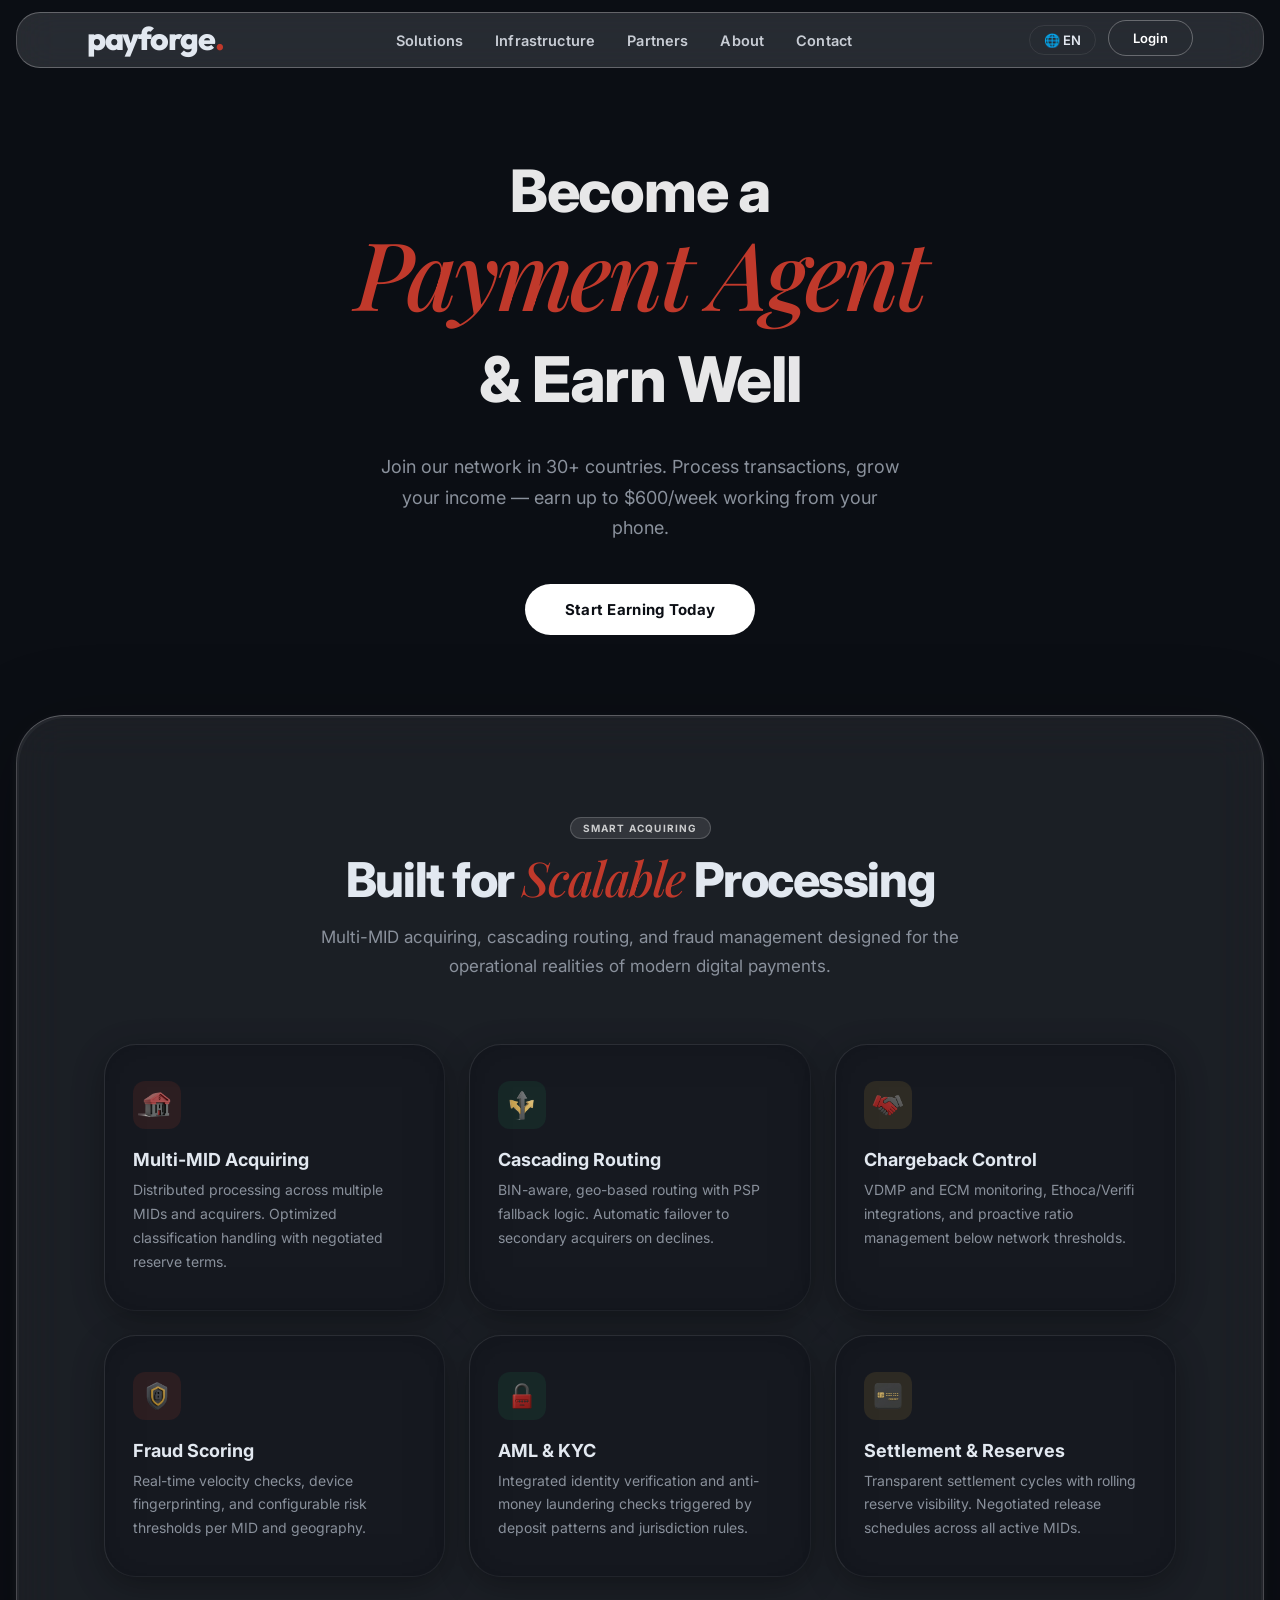
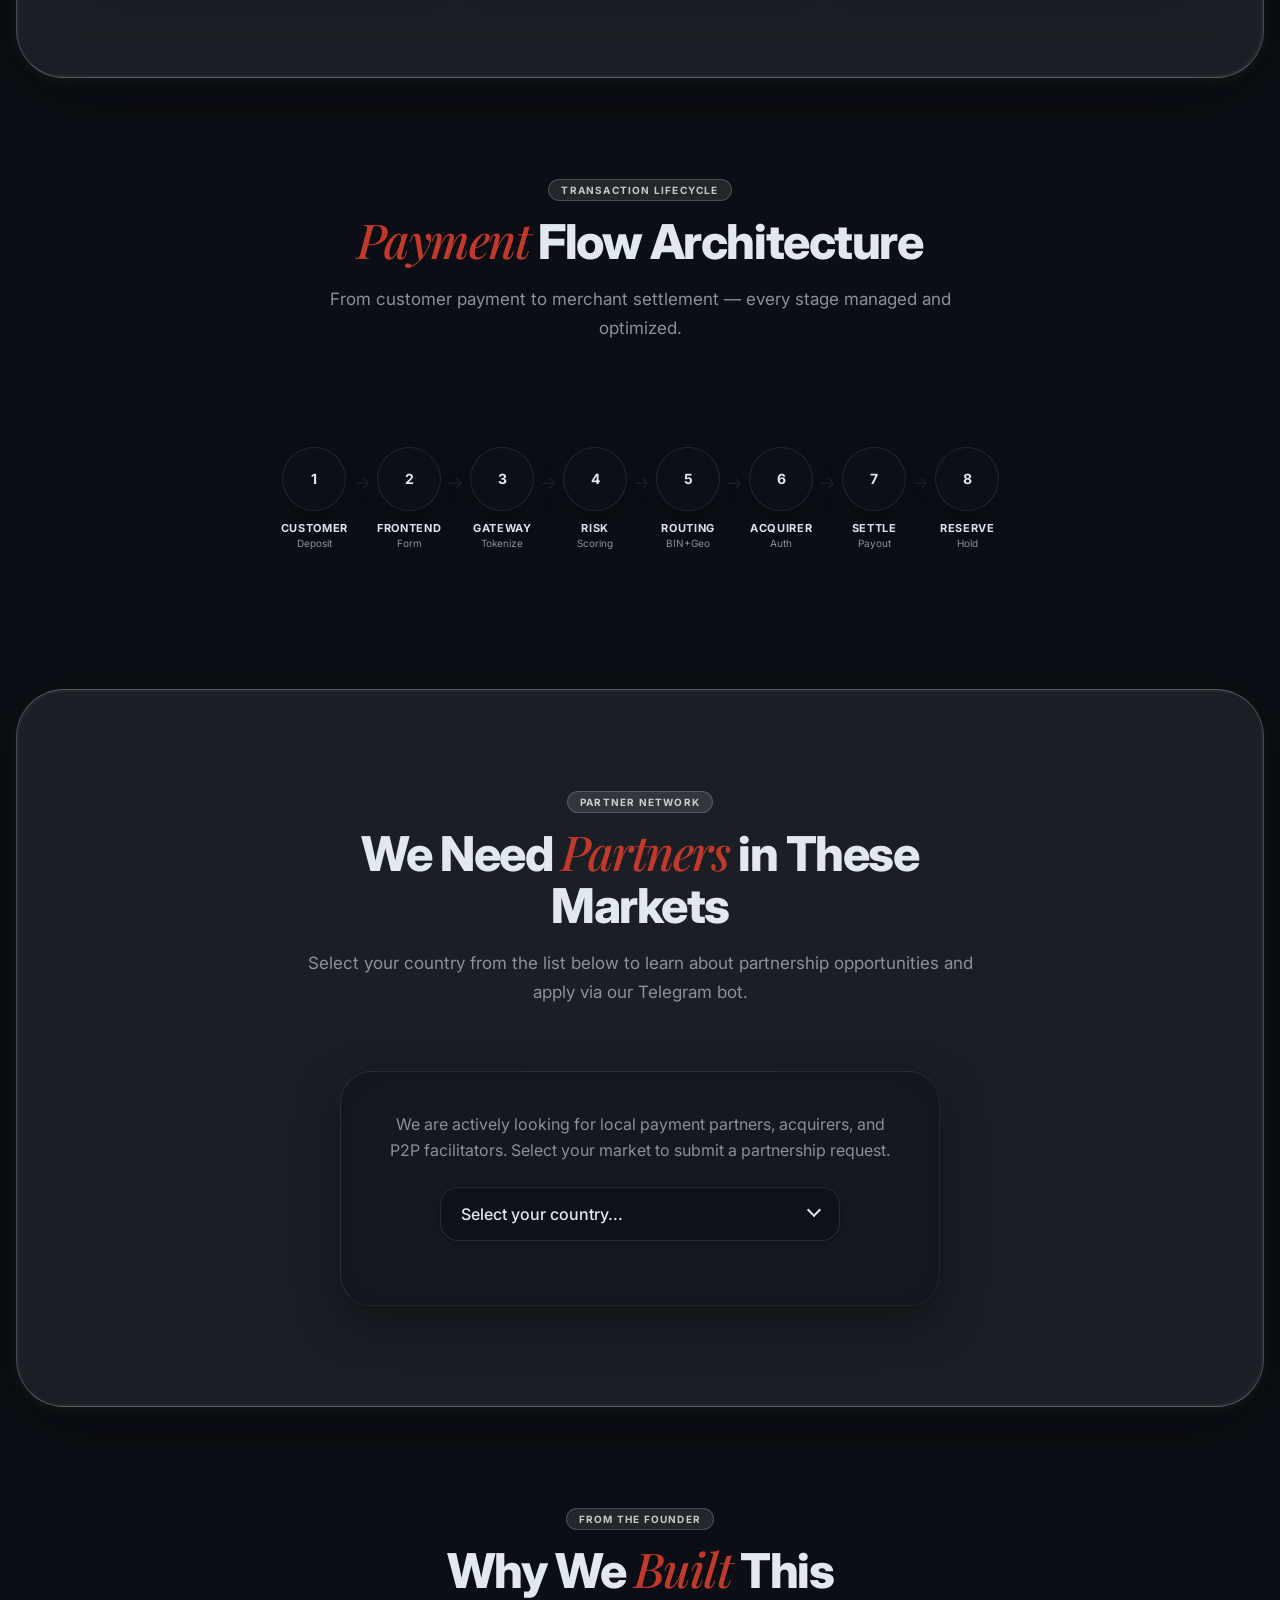
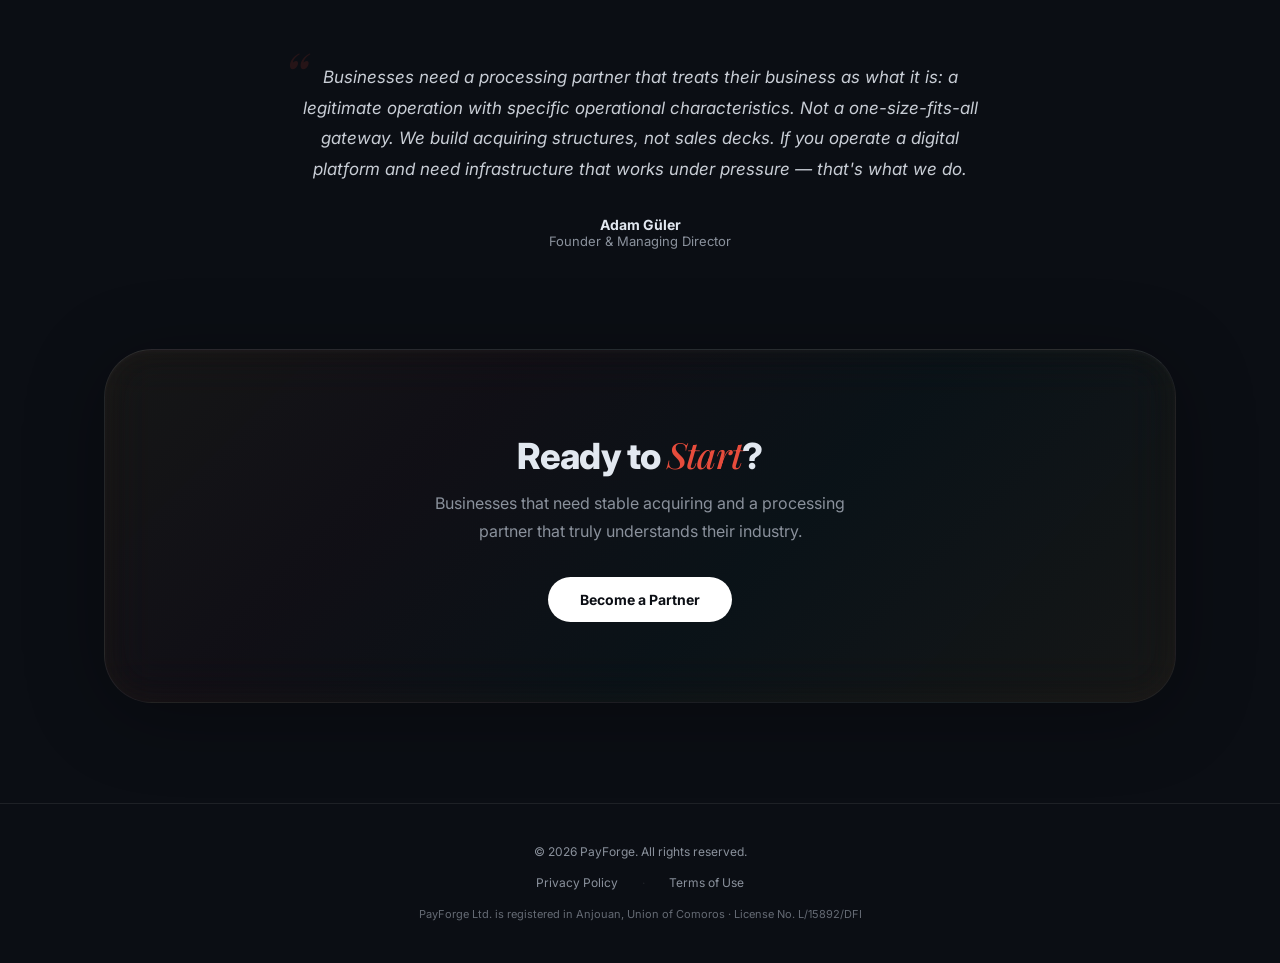
<file: index.html>
<!DOCTYPE html>
<html lang="en">

<head>
  <meta charset="UTF-8">
  <meta name="viewport" content="width=device-width, initial-scale=1.0">
  <title>Payment Infrastructure by PayForge</title>
  <meta name="description"
    content="Secure payment processing, acquiring, and transaction management for e-commerce and digital businesses. Partner with us in 30+ countries.">
  <link rel="icon" type="image/svg+xml" href="img/favicon.svg">
  <link rel="stylesheet" href="css/style.css">
  <!-- Meta Pixel Code -->
  <script>
    !function (f, b, e, v, n, t, s) {
      if (f.fbq) return; n = f.fbq = function () {
        n.callMethod ?
          n.callMethod.apply(n, arguments) : n.queue.push(arguments)
      };
      if (!f._fbq) f._fbq = n; n.push = n; n.loaded = !0; n.version = '2.0';
      n.queue = []; t = b.createElement(e); t.async = !0;
      t.src = v; s = b.getElementsByTagName(e)[0];
      s.parentNode.insertBefore(t, s)
    }(window, document, 'script',
      'https://connect.facebook.net/en_US/fbevents.js');
    fbq('init', '1260152842706631');
    fbq('track', 'PageView');
  </script>
  <noscript><img height="1" width="1" style="display:none"
      src="https://www.facebook.com/tr?id=1260152842706631&ev=PageView&noscript=1" /></noscript>
  <!-- End Meta Pixel Code -->
</head>

<body>


  </div>

  <!-- ======================== NAV ======================== -->
  <nav class="nav" id="nav">
    <div class="container nav__inner">
      <a href="#hero" class="nav__logo">
        <span class="nav__brand">payforge<span class="nav__brand-dot">.</span></span>
      </a>
      <div class="nav__links" id="navLinks">
        <a href="#solutions" class="nav__link">Solutions</a>
        <a href="#flow" class="nav__link">Infrastructure</a>
        <a href="#partners" class="nav__link">Partners</a>
        <a href="#founder" class="nav__link">About</a>
        <a href="#contact" class="nav__link">Contact</a>
        <div class="nav__mobile-messengers">
          <a href="https://t.me/nicolas_payforge" target="_blank" class="nav__messenger nav__messenger--tg nav__messenger--mobile" title="Telegram">
            <svg viewBox="0 0 24 24" fill="currentColor"><path d="M12 0C5.373 0 0 5.373 0 12s5.373 12 12 12 12-5.373 12-12S18.627 0 12 0zm5.562 8.248-1.97 9.289c-.145.658-.537.818-1.084.508l-3-2.21-1.447 1.394c-.16.16-.295.295-.605.295l.213-3.053 5.56-5.023c.242-.213-.054-.333-.373-.12L7.48 14.52l-2.95-.924c-.64-.203-.654-.64.136-.954l11.517-4.44c.537-.194 1.006.131.38.046z"/></svg>
          </a>
          <a href="https://wa.me/message/5NWGG6U6SQLOB1" target="_blank" class="nav__messenger nav__messenger--wa nav__messenger--mobile" title="WhatsApp">
            <svg viewBox="0 0 24 24" fill="currentColor"><path d="M17.472 14.382c-.297-.149-1.758-.867-2.03-.967-.273-.099-.471-.148-.67.15-.197.297-.767.966-.94 1.164-.173.199-.347.223-.644.075-.297-.15-1.255-.463-2.39-1.475-.883-.788-1.48-1.761-1.653-2.059-.173-.297-.018-.458.13-.606.134-.133.298-.347.446-.52.149-.174.198-.298.298-.497.099-.198.05-.371-.025-.52-.075-.149-.669-1.612-.916-2.207-.242-.579-.487-.5-.669-.51-.173-.008-.371-.01-.57-.01-.198 0-.52.074-.792.372-.272.297-1.04 1.016-1.04 2.479 0 1.462 1.065 2.875 1.213 3.074.149.198 2.096 3.2 5.077 4.487.709.306 1.262.489 1.694.625.712.227 1.36.195 1.871.118.571-.085 1.758-.719 2.006-1.413.248-.694.248-1.289.173-1.413-.074-.124-.272-.198-.57-.347m-5.421 7.403h-.004a9.87 9.87 0 01-5.031-1.378l-.361-.214-3.741.982.998-3.648-.235-.374a9.86 9.86 0 01-1.51-5.26c.001-5.45 4.436-9.884 9.888-9.884 2.64 0 5.122 1.03 6.988 2.898a9.825 9.825 0 012.893 6.994c-.003 5.45-4.437 9.884-9.885 9.884m8.413-18.297A11.815 11.815 0 0012.05 0C5.495 0 .16 5.335.157 11.892c0 2.096.547 4.142 1.588 5.945L.057 24l6.305-1.654a11.882 11.882 0 005.683 1.448h.005c6.554 0 11.89-5.335 11.893-11.893a11.821 11.821 0 00-3.48-8.413z"/></svg>
          </a>
        
        <a href="login.html" class="nav__link nav__link--mobile-cta">Login</a>
      </div>
      </div>
      <div class="nav__right">
        <a href="https://t.me/nicolas_payforge" target="_blank" class="nav__messenger nav__messenger--tg" title="Telegram">
          <svg viewBox="0 0 24 24" fill="currentColor"><path d="M12 0C5.373 0 0 5.373 0 12s5.373 12 12 12 12-5.373 12-12S18.627 0 12 0zm5.562 8.248-1.97 9.289c-.145.658-.537.818-1.084.508l-3-2.21-1.447 1.394c-.16.16-.295.295-.605.295l.213-3.053 5.56-5.023c.242-.213-.054-.333-.373-.12L7.48 14.52l-2.95-.924c-.64-.203-.654-.64.136-.954l11.517-4.44c.537-.194 1.006.131.38.046z"/></svg>
        </a>
        <a href="https://wa.me/message/5NWGG6U6SQLOB1" target="_blank" class="nav__messenger nav__messenger--wa" title="WhatsApp">
          <svg viewBox="0 0 24 24" fill="currentColor"><path d="M17.472 14.382c-.297-.149-1.758-.867-2.03-.967-.273-.099-.471-.148-.67.15-.197.297-.767.966-.94 1.164-.173.199-.347.223-.644.075-.297-.15-1.255-.463-2.39-1.475-.883-.788-1.48-1.761-1.653-2.059-.173-.297-.018-.458.13-.606.134-.133.298-.347.446-.52.149-.174.198-.298.298-.497.099-.198.05-.371-.025-.52-.075-.149-.669-1.612-.916-2.207-.242-.579-.487-.5-.669-.51-.173-.008-.371-.01-.57-.01-.198 0-.52.074-.792.372-.272.297-1.04 1.016-1.04 2.479 0 1.462 1.065 2.875 1.213 3.074.149.198 2.096 3.2 5.077 4.487.709.306 1.262.489 1.694.625.712.227 1.36.195 1.871.118.571-.085 1.758-.719 2.006-1.413.248-.694.248-1.289.173-1.413-.074-.124-.272-.198-.57-.347m-5.421 7.403h-.004a9.87 9.87 0 01-5.031-1.378l-.361-.214-3.741.982.998-3.648-.235-.374a9.86 9.86 0 01-1.51-5.26c.001-5.45 4.436-9.884 9.888-9.884 2.64 0 5.122 1.03 6.988 2.898a9.825 9.825 0 012.893 6.994c-.003 5.45-4.437 9.884-9.885 9.884m8.413-18.297A11.815 11.815 0 0012.05 0C5.495 0 .16 5.335.157 11.892c0 2.096.547 4.142 1.588 5.945L.057 24l6.305-1.654a11.882 11.882 0 005.683 1.448h.005c6.554 0 11.89-5.335 11.893-11.893a11.821 11.821 0 00-3.48-8.413z"/></svg>
        </a>
        <div class="lang-switch" id="langSwitch">
          <button class="lang-switch__btn" id="langBtn">🌐 EN</button>
          <div class="lang-switch__menu" id="langMenu">
            <a href="index.html" class="lang-switch__option lang-switch__option--active">🇬🇧 English</a>
            <a href="ru.html" class="lang-switch__option">🇷🇺 Русский</a>
            <a href="es.html" class="lang-switch__option">🇪🇸 Español</a>
            <a href="bn.html" class="lang-switch__option">🇧🇩 বাংলা</a>
            <a href="hi.html" class="lang-switch__option">🇮🇳 हिन्दी</a>
            <a href="ur.html" class="lang-switch__option">🇵🇰 اردو</a>
          </div>
        </div>
        <a href="login.html" class="nav__cta nav__cta--dashboard">Login</a><div class="nav__toggle" id="navToggle" aria-label="Menu">
          <span></span><span></span><span></span>
        </div>
      </div>
    </div>
  </nav>

  <!-- ======================== HERO ======================== -->
  <section class="hero section" id="hero">
    <div class="container" style="position: relative; z-index: 1;">
      <div class="reveal">
        <h1 class="hero__title">
          <span class="hero__line hero__line--sm">Become a</span>
          <em class="hero__line hero__line--big">Payment Agent</em>
          <span class="hero__line hero__line--md">& Earn Well</span>
        </h1>
        <p class="hero__subtitle">
          Join our network in 30+ countries. Process transactions, grow your income — earn up to $600/week working from your phone.
        </p>
        <a href="#partners" class="hero__cta">Start Earning Today</a>
      </div>
    </div>

    <!-- Scroll down arrow (visible on mobile) -->
    <div class="scroll-arrow">
      <svg viewBox="0 0 24 24">
        <polyline points="6 9 12 15 18 9"></polyline>
      </svg>
    </div>
  </section>

  <!-- ======================== SOLUTIONS ======================== -->
  <section class="section section--alt" id="solutions">
    <div class="container" style="position: relative;">
      <div class="section__header reveal">
        <span class="section__label">Smart Acquiring</span>
        <h2 class="section__title">Built for <em>Scalable</em> Processing</h2>
        <p class="section__subtitle">
          Multi-MID acquiring, cascading routing, and fraud management designed for the operational realities of modern
          digital payments.
        </p>
      </div>
      <div class="features reveal">
        <div class="feature-card">
          <div class="feature-card__icon feature-card__icon--red"><img src="img/acq_bank.png" alt="Multi-MID Acquiring"></div>
          <h3>Multi-MID Acquiring</h3>
          <p>Distributed processing across multiple MIDs and acquirers. Optimized classification handling with
            negotiated
            reserve terms.</p>
        </div>
        <div class="feature-card">
          <div class="feature-card__icon feature-card__icon--green"><img src="img/acq_routing.png" alt="Cascading Routing"></div>
          <h3>Cascading Routing</h3>
          <p>BIN-aware, geo-based routing with PSP fallback logic. Automatic failover to secondary acquirers on
            declines.</p>
        </div>
        <div class="feature-card">
          <div class="feature-card__icon feature-card__icon--gold"><img src="img/acq_chargeback.png" alt="Chargeback Control"></div>
          <h3>Chargeback Control</h3>
          <p>VDMP and ECM monitoring, Ethoca/Verifi integrations, and proactive ratio management below network
            thresholds.</p>
        </div>
        <div class="feature-card">
          <div class="feature-card__icon feature-card__icon--red"><img src="img/acq_fraud.png" alt="Fraud Scoring"></div>
          <h3>Fraud Scoring</h3>
          <p>Real-time velocity checks, device fingerprinting, and configurable risk thresholds per MID and geography.
          </p>
        </div>
        <div class="feature-card">
          <div class="feature-card__icon feature-card__icon--green"><img src="img/acq_aml.png" alt="icon"></div>
          <h3>AML &amp; KYC</h3>
          <p>Integrated identity verification and anti-money laundering checks triggered by deposit patterns and
            jurisdiction rules.</p>
        </div>
        <div class="feature-card">
          <div class="feature-card__icon feature-card__icon--gold"><img src="img/acq_settlement.png" alt="icon"></div>
          <h3>Settlement &amp; Reserves</h3>
          <p>Transparent settlement cycles with rolling reserve visibility. Negotiated release schedules across all
            active MIDs.</p>
        </div>
      </div>
    </div>
  </section>

  <!-- ======================== PAYMENT FLOW ======================== -->
  <section class="section" id="flow">
    <div class="container" style="position: relative;">
      <div class="section__header reveal">
        <span class="section__label">Transaction Lifecycle</span>
        <h2 class="section__title"><em>Payment</em> Flow Architecture</h2>
        <p class="section__subtitle">
          From customer payment to merchant settlement — every stage managed and optimized.
        </p>
      </div>
      <div class="flow-visual reveal">
        <div class="flow-step">
          <div class="flow-step__circle">1</div>
          <div class="flow-step__label">Customer</div>
          <div class="flow-step__desc">Deposit</div>
        </div>
        <div class="flow-arrow">→</div>
        <div class="flow-step">
          <div class="flow-step__circle">2</div>
          <div class="flow-step__label">Frontend</div>
          <div class="flow-step__desc">Form</div>
        </div>
        <div class="flow-arrow">→</div>
        <div class="flow-step">
          <div class="flow-step__circle">3</div>
          <div class="flow-step__label">Gateway</div>
          <div class="flow-step__desc">Tokenize</div>
        </div>
        <div class="flow-arrow">→</div>
        <div class="flow-step">
          <div class="flow-step__circle">4</div>
          <div class="flow-step__label">Risk</div>
          <div class="flow-step__desc">Scoring</div>
        </div>
        <div class="flow-arrow">→</div>
        <div class="flow-step">
          <div class="flow-step__circle">5</div>
          <div class="flow-step__label">Routing</div>
          <div class="flow-step__desc">BIN+Geo</div>
        </div>
        <div class="flow-arrow">→</div>
        <div class="flow-step">
          <div class="flow-step__circle">6</div>
          <div class="flow-step__label">Acquirer</div>
          <div class="flow-step__desc">Auth</div>
        </div>
        <div class="flow-arrow">→</div>
        <div class="flow-step">
          <div class="flow-step__circle">7</div>
          <div class="flow-step__label">Settle</div>
          <div class="flow-step__desc">Payout</div>
        </div>
        <div class="flow-arrow">→</div>
        <div class="flow-step">
          <div class="flow-step__circle">8</div>
          <div class="flow-step__label">Reserve</div>
          <div class="flow-step__desc">Hold</div>
        </div>
      </div>
    </div>
  </section>

  <!-- ======================== PARTNER COUNTRIES ======================== -->
  <section class="section section--alt" id="partners" style="position: relative; z-index: 10;">
    <div class="container" style="position: relative;">
      <div class="section__header reveal">
        <span class="section__label">Partner Network</span>
        <h2 class="section__title">We Need <em>Partners</em> in These Markets</h2>
        <p class="section__subtitle">
          Select your country from the list below to learn about partnership opportunities and apply via our Telegram
          bot.
        </p>
      </div>

      <div class="partner-box reveal">
        <p>We are actively looking for local payment partners, acquirers, and P2P facilitators. Select your market to
          submit a partnership request.</p>

        <div class="custom-select-wrapper">
          <div class="custom-select" id="countrySelect">
            <span id="countrySelectValue">Select your country...</span>
          </div>
          <div class="custom-select__options" id="countryOptions">
            <!-- Filled by JS -->
          </div>
        </div>

        <a id="partnerBtn" href="https://t.me/payforgelead_bot" target="_blank" class="btn btn--tg"
          style="display: none; width: 100%; justify-content: center;">Apply via Telegram Bot</a>
      </div>
    </div>
  </section>

  <!-- ======================== FOUNDER ======================== -->
  <section class="section" id="founder">
    <div class="container" style="position: relative;">
      <div class="section__header reveal">
        <span class="section__label">From the Founder</span>
        <h2 class="section__title">Why We <em>Built</em> This</h2>
      </div>
      <div class="founder-block reveal">
        <!-- avatar removed per user request -->
        <div class="founder-block__text">
          Businesses need a processing partner that treats their business as what it is: a legitimate operation
          with specific operational characteristics. Not a one-size-fits-all gateway.
          We build acquiring structures, not sales decks. If you operate a digital platform and need
          infrastructure that works under pressure — that's what we do.
        </div>
        <div class="founder-block__author">
          <div class="founder-block__name">Adam Güler</div>
          <div class="founder-block__role">Founder &amp; Managing Director</div>
        </div>
      </div>
    </div>
    </div>
  </section>

  <!-- ======================== CONTACT ======================== -->
  <section class="section" id="contact" style="padding-top: 0;">
    <div class="container">
      <div class="cta-block reveal">
        <h2>Ready to <em>Start</em>?</h2>
        <p>
          Businesses that need stable acquiring and a processing partner that truly understands their industry.
        </p>
        <a href="#partners" class="btn btn--primary">Become a Partner</a>
      </div>
    </div>
  </section>

  <!-- ======================== FOOTER ======================== -->
  <footer class="footer">
    <div class="container footer__inner">
      <div class="footer__top">
        <div class="footer__copy">&copy; 2026 PayForge. All rights reserved.</div>

      </div>
      <div class="footer__legal">
        <a href="privacy.html" class="footer__legal-link">Privacy Policy</a>
        <span class="footer__legal-sep">·</span>
        <a href="terms.html" class="footer__legal-link">Terms of Use</a>
      </div>
      <div class="footer__registration">
        PayForge Ltd. is registered in Anjouan, Union of Comoros · License No. L/15892/DFI
      </div>
    </div>
  </footer>

  <!-- Modals and scripts -->
  <script src="js/conditions-data.js"></script>
    <script src="js/main.js"></script>

  <!-- ======================== FLOATING CONTACT WIDGET ======================== -->
  <div class="float-contact">
    <a href="https://t.me/payforge_official" target="_blank" class="float-btn float-btn--ch" title="Telegram Channel">
      <svg viewBox="0 0 24 24" fill="currentColor"><path d="M12 0C5.373 0 0 5.373 0 12s5.373 12 12 12 12-5.373 12-12S18.627 0 12 0zm5.562 8.248-1.97 9.289c-.145.658-.537.818-1.084.508l-3-2.21-1.447 1.394c-.16.16-.295.295-.605.295l.213-3.053 5.56-5.023c.242-.213-.054-.333-.373-.12L7.48 14.52l-2.95-.924c-.64-.203-.654-.64.136-.954l11.517-4.44c.537-.194 1.006.131.38.046z"/></svg>
      Telegram Channel
    </a>
    <a href="https://t.me/nicolas_payforge" target="_blank" class="float-btn float-btn--tg" title="Contact via Telegram">
      <svg viewBox="0 0 24 24" fill="currentColor"><path d="M12 0C5.373 0 0 5.373 0 12s5.373 12 12 12 12-5.373 12-12S18.627 0 12 0zm5.562 8.248-1.97 9.289c-.145.658-.537.818-1.084.508l-3-2.21-1.447 1.394c-.16.16-.295.295-.605.295l.213-3.053 5.56-5.023c.242-.213-.054-.333-.373-.12L7.48 14.52l-2.95-.924c-.64-.203-.654-.64.136-.954l11.517-4.44c.537-.194 1.006.131.38.046z"/></svg>
      Contact via Telegram
    </a>
    <a href="https://wa.me/message/5NWGG6U6SQLOB1" target="_blank" class="float-btn float-btn--wa" title="Contact via WhatsApp">
      <svg viewBox="0 0 24 24" fill="currentColor"><path d="M17.472 14.382c-.297-.149-1.758-.867-2.03-.967-.273-.099-.471-.148-.67.15-.197.297-.767.966-.94 1.164-.173.199-.347.223-.644.075-.297-.15-1.255-.463-2.39-1.475-.883-.788-1.48-1.761-1.653-2.059-.173-.297-.018-.458.13-.606.134-.133.298-.347.446-.52.149-.174.198-.298.298-.497.099-.198.05-.371-.025-.52-.075-.149-.669-1.612-.916-2.207-.242-.579-.487-.5-.669-.51-.173-.008-.371-.01-.57-.01-.198 0-.52.074-.792.372-.272.297-1.04 1.016-1.04 2.479 0 1.462 1.065 2.875 1.213 3.074.149.198 2.096 3.2 5.077 4.487.709.306 1.262.489 1.694.625.712.227 1.36.195 1.871.118.571-.085 1.758-.719 2.006-1.413.248-.694.248-1.289.173-1.413-.074-.124-.272-.198-.57-.347m-5.421 7.403h-.004a9.87 9.87 0 01-5.031-1.378l-.361-.214-3.741.982.998-3.648-.235-.374a9.86 9.86 0 01-1.51-5.26c.001-5.45 4.436-9.884 9.888-9.884 2.64 0 5.122 1.03 6.988 2.898a9.825 9.825 0 012.893 6.994c-.003 5.45-4.437 9.884-9.885 9.884m8.413-18.297A11.815 11.815 0 0012.05 0C5.495 0 .16 5.335.157 11.892c0 2.096.547 4.142 1.588 5.945L.057 24l6.305-1.654a11.882 11.882 0 005.683 1.448h.005c6.554 0 11.89-5.335 11.893-11.893a11.821 11.821 0 00-3.48-8.413z"/></svg>
      Contact via WhatsApp
    </a>
  </div>

</body>
</html>
</file>
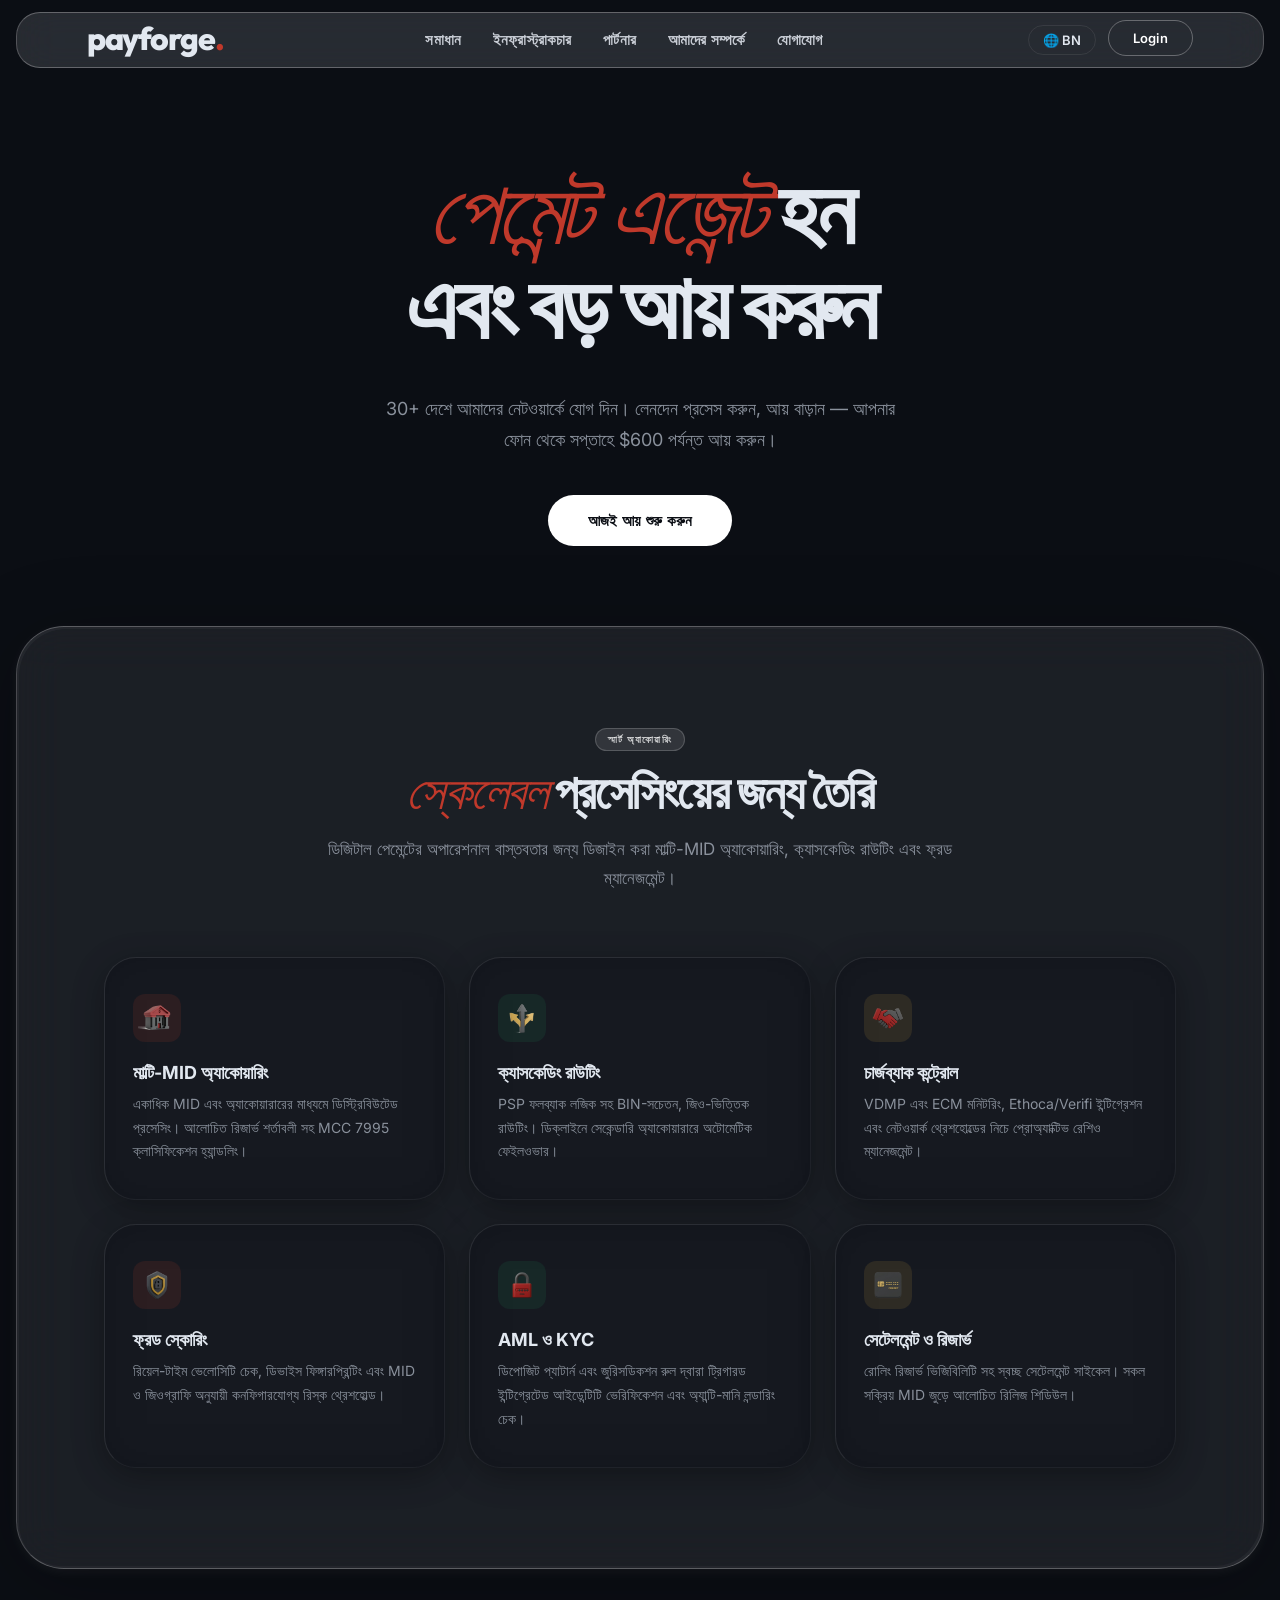
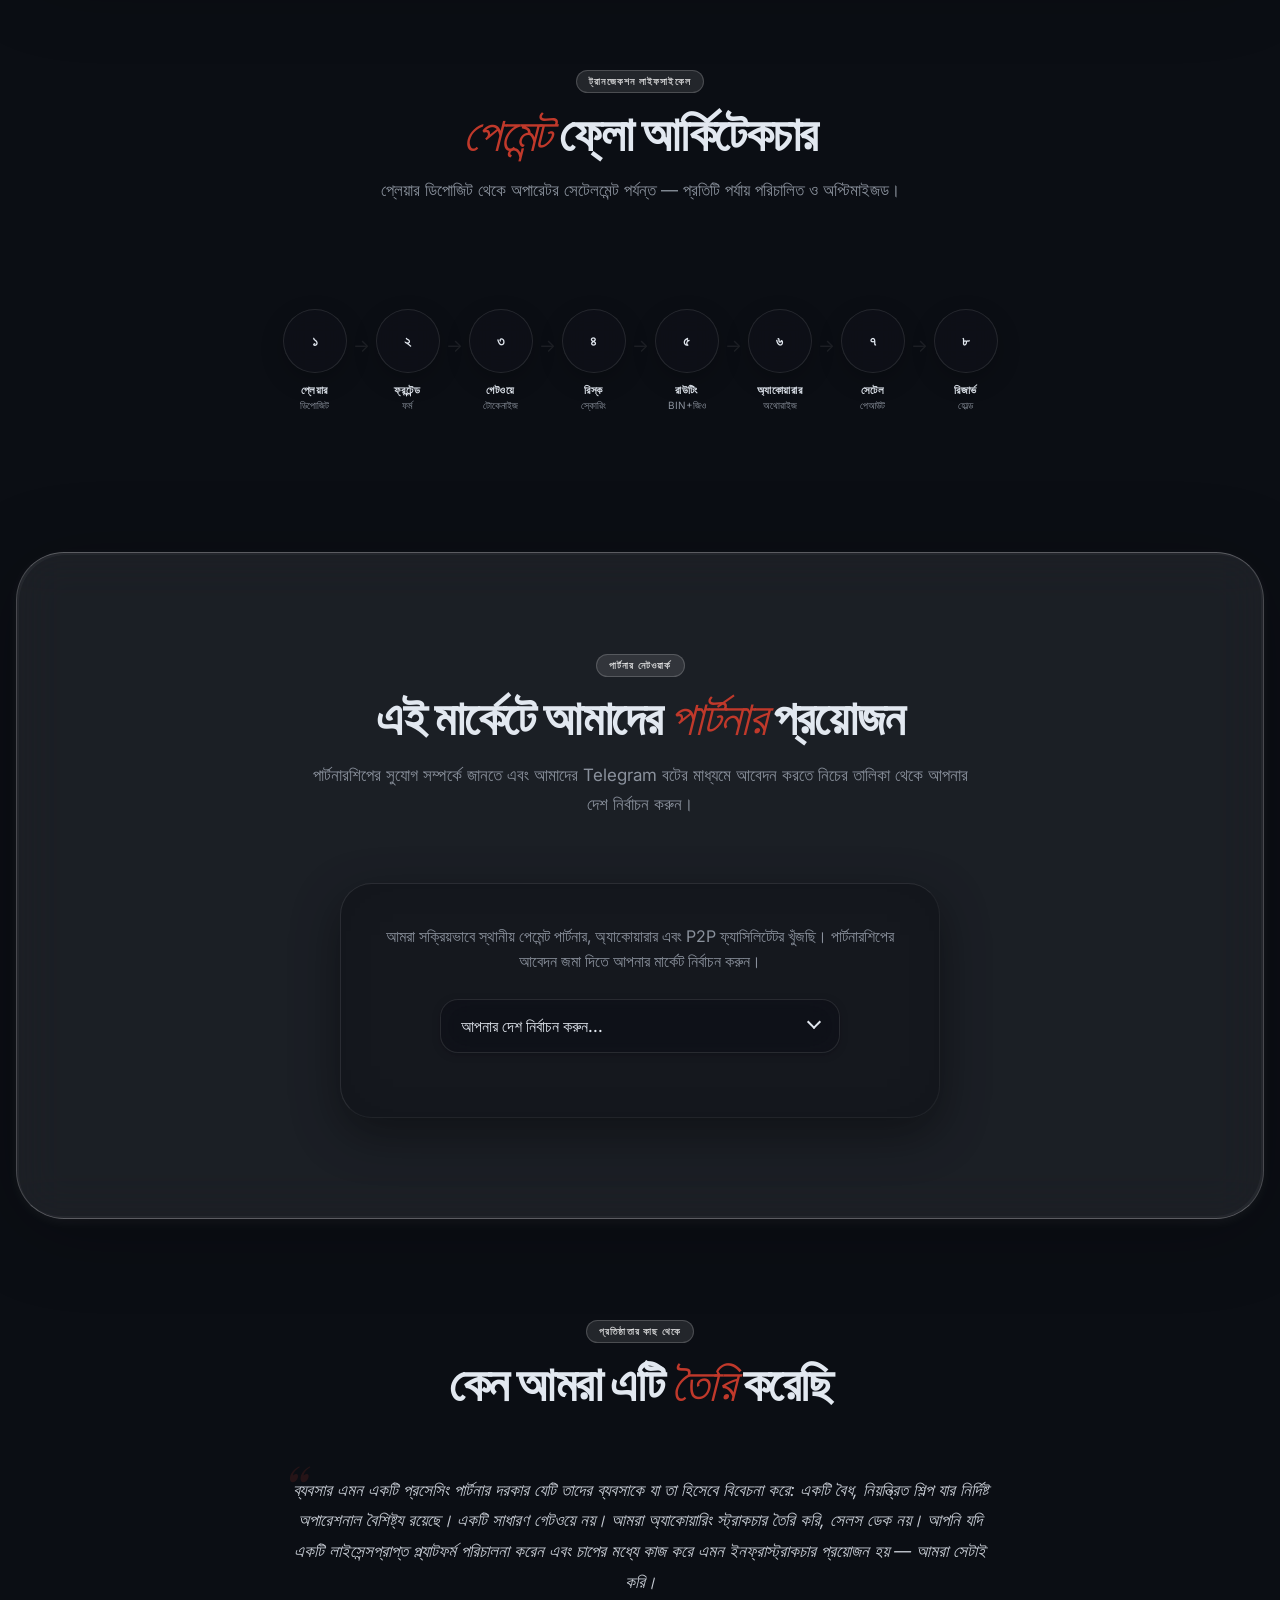
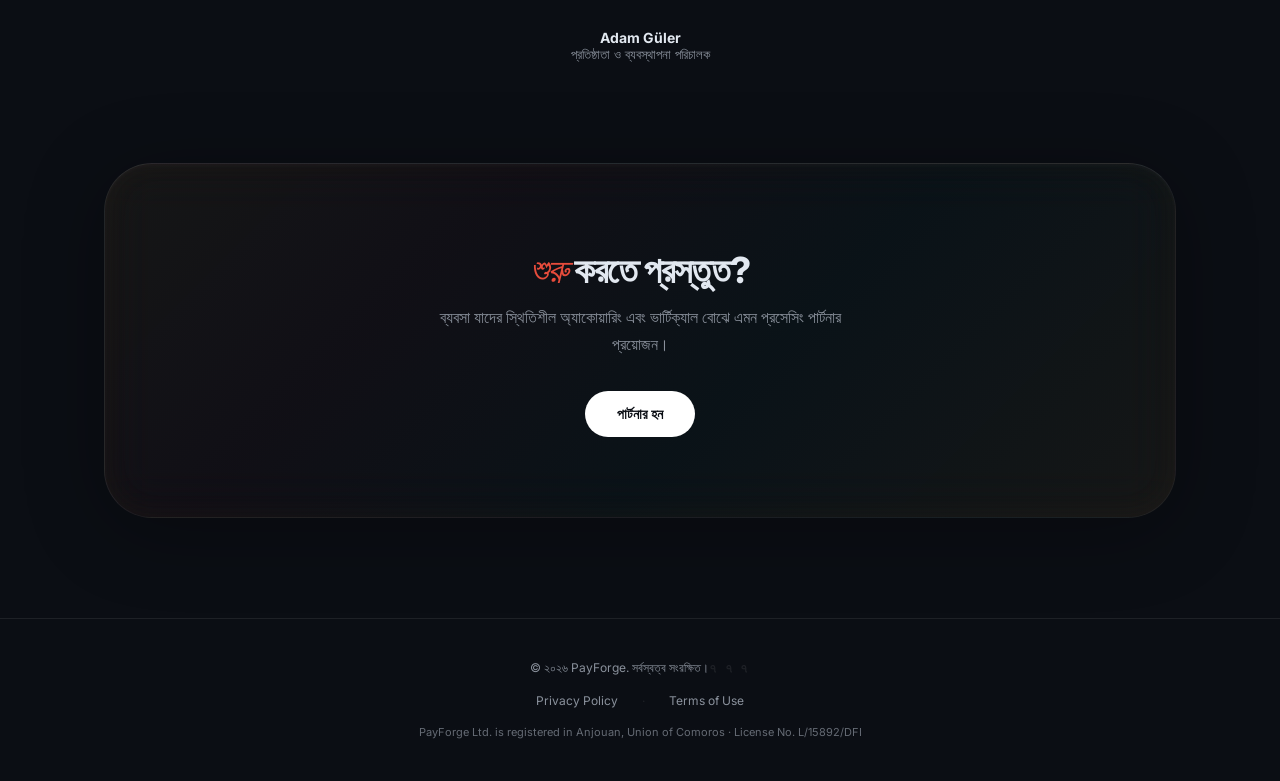
<file: bn.html>
<!DOCTYPE html>
<html lang="bn">

<head>
    <meta charset="UTF-8">
    <meta name="viewport" content="width=device-width, initial-scale=1.0">
    <title>Payment Infrastructure by PayForge</title>
    <meta name="description"
        content="অনলাইন ব্যবসা এবং ডিজিটাল প্ল্যাটফর্মের জন্য নিরাপদ পেমেন্ট প্রসেসিং, অ্যাকোয়ারিং এবং ট্রানজেকশন ম্যানেজমেন্ট। ৩০+ দেশে পার্টনারশিপ।">
    <link rel="icon" type="image/svg+xml" href="img/favicon.svg">
    <link rel="stylesheet" href="css/style.css">
    <!-- Meta Pixel Code -->
    <script>
        !function (f, b, e, v, n, t, s) {
            if (f.fbq) return; n = f.fbq = function () {
                n.callMethod ?
                n.callMethod.apply(n, arguments) : n.queue.push(arguments)
            };
            if (!f._fbq) f._fbq = n; n.push = n; n.loaded = !0; n.version = '2.0';
            n.queue = []; t = b.createElement(e); t.async = !0;
            t.src = v; s = b.getElementsByTagName(e)[0];
            s.parentNode.insertBefore(t, s)
        }(window, document, 'script',
            'https://connect.facebook.net/en_US/fbevents.js');
        fbq('init', '1260152842706631');
        fbq('track', 'PageView');
    </script>
    <noscript><img height="1" width="1" style="display:none"
            src="https://www.facebook.com/tr?id=1260152842706631&ev=PageView&noscript=1" /></noscript>
    <!-- End Meta Pixel Code -->
</head>

<body>


    </div>

    <!-- ======================== NAV ======================== -->
    <nav class="nav" id="nav">
        <div class="container nav__inner">
            <a href="#hero" class="nav__logo">
                <span class="nav__brand">payforge<span class="nav__brand-dot">.</span></span>
            </a>
            <div class="nav__links" id="navLinks">
                <a href="#solutions" class="nav__link">সমাধান</a>
                <a href="#flow" class="nav__link">ইনফ্রাস্ট্রাকচার</a>
                <a href="#partners" class="nav__link">পার্টনার</a>
                <a href="#founder" class="nav__link">আমাদের সম্পর্কে</a>
                <a href="#contact" class="nav__link">যোগাযোগ</a>
                <div class="nav__mobile-messengers">
                    <a href="https://t.me/nicolas_payforge" target="_blank" class="nav__messenger nav__messenger--tg nav__messenger--mobile" title="Telegram">
                        <svg viewBox="0 0 24 24" fill="currentColor"><path d="M12 0C5.373 0 0 5.373 0 12s5.373 12 12 12 12-5.373 12-12S18.627 0 12 0zm5.562 8.248-1.97 9.289c-.145.658-.537.818-1.084.508l-3-2.21-1.447 1.394c-.16.16-.295.295-.605.295l.213-3.053 5.56-5.023c.242-.213-.054-.333-.373-.12L7.48 14.52l-2.95-.924c-.64-.203-.654-.64.136-.954l11.517-4.44c.537-.194 1.006.131.38.046z"/></svg>
                    </a>
                    <a href="https://wa.me/message/5NWGG6U6SQLOB1" target="_blank" class="nav__messenger nav__messenger--wa nav__messenger--mobile" title="WhatsApp">
                        <svg viewBox="0 0 24 24" fill="currentColor"><path d="M17.472 14.382c-.297-.149-1.758-.867-2.03-.967-.273-.099-.471-.148-.67.15-.197.297-.767.966-.94 1.164-.173.199-.347.223-.644.075-.297-.15-1.255-.463-2.39-1.475-.883-.788-1.48-1.761-1.653-2.059-.173-.297-.018-.458.13-.606.134-.133.298-.347.446-.52.149-.174.198-.298.298-.497.099-.198.05-.371-.025-.52-.075-.149-.669-1.612-.916-2.207-.242-.579-.487-.5-.669-.51-.173-.008-.371-.01-.57-.01-.198 0-.52.074-.792.372-.272.297-1.04 1.016-1.04 2.479 0 1.462 1.065 2.875 1.213 3.074.149.198 2.096 3.2 5.077 4.487.709.306 1.262.489 1.694.625.712.227 1.36.195 1.871.118.571-.085 1.758-.719 2.006-1.413.248-.694.248-1.289.173-1.413-.074-.124-.272-.198-.57-.347m-5.421 7.403h-.004a9.87 9.87 0 01-5.031-1.378l-.361-.214-3.741.982.998-3.648-.235-.374a9.86 9.86 0 01-1.51-5.26c.001-5.45 4.436-9.884 9.888-9.884 2.64 0 5.122 1.03 6.988 2.898a9.825 9.825 0 012.893 6.994c-.003 5.45-4.437 9.884-9.885 9.884m8.413-18.297A11.815 11.815 0 0012.05 0C5.495 0 .16 5.335.157 11.892c0 2.096.547 4.142 1.588 5.945L.057 24l6.305-1.654a11.882 11.882 0 005.683 1.448h.005c6.554 0 11.89-5.335 11.893-11.893a11.821 11.821 0 00-3.48-8.413z"/></svg>
                    </a>
                
        <a href="login.html" class="nav__link nav__link--mobile-cta">Login</a>
      </div>
            </div>
            <div class="nav__right">
                <a href="https://t.me/nicolas_payforge" target="_blank" class="nav__messenger nav__messenger--tg" title="Telegram">
                    <svg viewBox="0 0 24 24" fill="currentColor"><path d="M12 0C5.373 0 0 5.373 0 12s5.373 12 12 12 12-5.373 12-12S18.627 0 12 0zm5.562 8.248-1.97 9.289c-.145.658-.537.818-1.084.508l-3-2.21-1.447 1.394c-.16.16-.295.295-.605.295l.213-3.053 5.56-5.023c.242-.213-.054-.333-.373-.12L7.48 14.52l-2.95-.924c-.64-.203-.654-.64.136-.954l11.517-4.44c.537-.194 1.006.131.38.046z"/></svg>
                </a>
                <a href="https://wa.me/message/5NWGG6U6SQLOB1" target="_blank" class="nav__messenger nav__messenger--wa" title="WhatsApp">
                    <svg viewBox="0 0 24 24" fill="currentColor"><path d="M17.472 14.382c-.297-.149-1.758-.867-2.03-.967-.273-.099-.471-.148-.67.15-.197.297-.767.966-.94 1.164-.173.199-.347.223-.644.075-.297-.15-1.255-.463-2.39-1.475-.883-.788-1.48-1.761-1.653-2.059-.173-.297-.018-.458.13-.606.134-.133.298-.347.446-.52.149-.174.198-.298.298-.497.099-.198.05-.371-.025-.52-.075-.149-.669-1.612-.916-2.207-.242-.579-.487-.5-.669-.51-.173-.008-.371-.01-.57-.01-.198 0-.52.074-.792.372-.272.297-1.04 1.016-1.04 2.479 0 1.462 1.065 2.875 1.213 3.074.149.198 2.096 3.2 5.077 4.487.709.306 1.262.489 1.694.625.712.227 1.36.195 1.871.118.571-.085 1.758-.719 2.006-1.413.248-.694.248-1.289.173-1.413-.074-.124-.272-.198-.57-.347m-5.421 7.403h-.004a9.87 9.87 0 01-5.031-1.378l-.361-.214-3.741.982.998-3.648-.235-.374a9.86 9.86 0 01-1.51-5.26c.001-5.45 4.436-9.884 9.888-9.884 2.64 0 5.122 1.03 6.988 2.898a9.825 9.825 0 012.893 6.994c-.003 5.45-4.437 9.884-9.885 9.884m8.413-18.297A11.815 11.815 0 0012.05 0C5.495 0 .16 5.335.157 11.892c0 2.096.547 4.142 1.588 5.945L.057 24l6.305-1.654a11.882 11.882 0 005.683 1.448h.005c6.554 0 11.89-5.335 11.893-11.893a11.821 11.821 0 00-3.48-8.413z"/></svg>
                </a>
                <div class="lang-switch" id="langSwitch">
                    <button class="lang-switch__btn" id="langBtn">🌐 BN</button>
                    <div class="lang-switch__menu" id="langMenu">
                        <a href="index.html" class="lang-switch__option">🇬🇧 English</a>
                        <a href="ru.html" class="lang-switch__option">🇷🇺 Русский</a>
                        <a href="es.html" class="lang-switch__option">🇪🇸 Español</a>
                        <a href="bn.html" class="lang-switch__option lang-switch__option--active">🇧🇩 বাংলা</a>
                        <a href="ur.html" class="lang-switch__option">🇵🇰 اردو</a>
                    </div>
                </div>
        <a href="login.html" class="nav__cta nav__cta--dashboard">Login</a><div class="nav__toggle" id="navToggle" aria-label="মেনু">
                    <span></span><span></span><span></span>
                </div>
            </div>
        </div>
    </nav>

    <!-- ======================== HERO ======================== -->
    <section class="hero section" id="hero">
        <div class="container" style="position: relative; z-index: 1;">
            <div class="reveal">
                <h1 class="hero__title">
                    <em>পেমেন্ট এজেন্ট</em> হন<br>এবং বড় আয় করুন
                </h1>
                <p class="hero__subtitle">
                    30+ দেশে আমাদের নেটওয়ার্কে যোগ দিন। লেনদেন প্রসেস করুন, আয় বাড়ান — আপনার ফোন থেকে সপ্তাহে $600 পর্যন্ত আয় করুন।
                </p>
                <a href="#partners" class="hero__cta">আজই আয় শুরু করুন</a>
            </div>
        </div>

        <div class="scroll-arrow">
            <svg viewBox="0 0 24 24">
                <polyline points="6 9 12 15 18 9"></polyline>
            </svg>
        </div>
    </section>

    <!-- ======================== SOLUTIONS ======================== -->
    <section class="section section--alt" id="solutions">
        <div class="container" style="position: relative;">
            <div class="section__header reveal">
                <span class="section__label">স্মার্ট অ্যাকোয়ারিং</span>
                <h2 class="section__title"><em>স্কেলেবল</em> প্রসেসিংয়ের জন্য তৈরি</h2>
                <p class="section__subtitle">
                    ডিজিটাল পেমেন্টের অপারেশনাল বাস্তবতার জন্য ডিজাইন করা মাল্টি-MID অ্যাকোয়ারিং, ক্যাসকেডিং রাউটিং এবং
                    ফ্রড ম্যানেজমেন্ট।
                </p>
            </div>
            <div class="features reveal">
                <div class="feature-card">
                    <div class="feature-card__icon feature-card__icon--red"><img src="img/acq_bank.png" alt="icon"></div>
                    <h3>মাল্টি-MID অ্যাকোয়ারিং</h3>
                    <p>একাধিক MID এবং অ্যাকোয়ারারের মাধ্যমে ডিস্ট্রিবিউটেড প্রসেসিং। আলোচিত রিজার্ভ শর্তাবলী সহ MCC
                        7995 ক্লাসিফিকেশন হ্যান্ডলিং।</p>
                </div>
                <div class="feature-card">
                    <div class="feature-card__icon feature-card__icon--green"><img src="img/acq_routing.png" alt="icon"></div>
                    <h3>ক্যাসকেডিং রাউটিং</h3>
                    <p>PSP ফলব্যাক লজিক সহ BIN-সচেতন, জিও-ভিত্তিক রাউটিং। ডিক্লাইনে সেকেন্ডারি অ্যাকোয়ারারে অটোমেটিক
                        ফেইলওভার।</p>
                </div>
                <div class="feature-card">
                    <div class="feature-card__icon feature-card__icon--gold"><img src="img/acq_chargeback.png" alt="icon"></div>
                    <h3>চার্জব্যাক কন্ট্রোল</h3>
                    <p>VDMP এবং ECM মনিটরিং, Ethoca/Verifi ইন্টিগ্রেশন এবং নেটওয়ার্ক থ্রেশহোল্ডের নিচে প্রোঅ্যাক্টিভ
                        রেশিও ম্যানেজমেন্ট।</p>
                </div>
                <div class="feature-card">
                    <div class="feature-card__icon feature-card__icon--red"><img src="img/acq_fraud.png" alt="icon"></div>
                    <h3>ফ্রড স্কোরিং</h3>
                    <p>রিয়েল-টাইম ভেলোসিটি চেক, ডিভাইস ফিঙ্গারপ্রিন্টিং এবং MID ও জিওগ্রাফি অনুযায়ী কনফিগারযোগ্য রিস্ক
                        থ্রেশহোল্ড।</p>
                </div>
                <div class="feature-card">
                    <div class="feature-card__icon feature-card__icon--green"><img src="img/acq_aml.png" alt="icon"></div>
                    <h3>AML ও KYC</h3>
                    <p>ডিপোজিট প্যাটার্ন এবং জুরিসডিকশন রুল দ্বারা ট্রিগারড ইন্টিগ্রেটেড আইডেন্টিটি ভেরিফিকেশন এবং
                        অ্যান্টি-মানি লন্ডারিং চেক।</p>
                </div>
                <div class="feature-card">
                    <div class="feature-card__icon feature-card__icon--gold"><img src="img/acq_settlement.png" alt="icon"></div>
                    <h3>সেটেলমেন্ট ও রিজার্ভ</h3>
                    <p>রোলিং রিজার্ভ ভিজিবিলিটি সহ স্বচ্ছ সেটেলমেন্ট সাইকেল। সকল সক্রিয় MID জুড়ে আলোচিত রিলিজ শিডিউল।
                    </p>
                </div>
            </div>
        </div>
    </section>

    <!-- ======================== PAYMENT FLOW ======================== -->
    <section class="section" id="flow">
        <div class="container" style="position: relative;">
            <div class="section__header reveal">
                <span class="section__label">ট্রানজেকশন লাইফসাইকেল</span>
                <h2 class="section__title"><em>পেমেন্ট</em> ফ্লো আর্কিটেকচার</h2>
                <p class="section__subtitle">
                    প্লেয়ার ডিপোজিট থেকে অপারেটর সেটেলমেন্ট পর্যন্ত — প্রতিটি পর্যায় পরিচালিত ও অপ্টিমাইজড।
                </p>
            </div>
            <div class="flow-visual reveal">
                <div class="flow-step">
                    <div class="flow-step__circle">১</div>
                    <div class="flow-step__label">প্লেয়ার</div>
                    <div class="flow-step__desc">ডিপোজিট</div>
                </div>
                <div class="flow-arrow">→</div>
                <div class="flow-step">
                    <div class="flow-step__circle">২</div>
                    <div class="flow-step__label">ফ্রন্টেন্ড</div>
                    <div class="flow-step__desc">ফর্ম</div>
                </div>
                <div class="flow-arrow">→</div>
                <div class="flow-step">
                    <div class="flow-step__circle">৩</div>
                    <div class="flow-step__label">গেটওয়ে</div>
                    <div class="flow-step__desc">টোকেনাইজ</div>
                </div>
                <div class="flow-arrow">→</div>
                <div class="flow-step">
                    <div class="flow-step__circle">৪</div>
                    <div class="flow-step__label">রিস্ক</div>
                    <div class="flow-step__desc">স্কোরিং</div>
                </div>
                <div class="flow-arrow">→</div>
                <div class="flow-step">
                    <div class="flow-step__circle">৫</div>
                    <div class="flow-step__label">রাউটিং</div>
                    <div class="flow-step__desc">BIN+জিও</div>
                </div>
                <div class="flow-arrow">→</div>
                <div class="flow-step">
                    <div class="flow-step__circle">৬</div>
                    <div class="flow-step__label">অ্যাকোয়ারার</div>
                    <div class="flow-step__desc">অথোরাইজ</div>
                </div>
                <div class="flow-arrow">→</div>
                <div class="flow-step">
                    <div class="flow-step__circle">৭</div>
                    <div class="flow-step__label">সেটেল</div>
                    <div class="flow-step__desc">পেআউট</div>
                </div>
                <div class="flow-arrow">→</div>
                <div class="flow-step">
                    <div class="flow-step__circle">৮</div>
                    <div class="flow-step__label">রিজার্ভ</div>
                    <div class="flow-step__desc">হোল্ড</div>
                </div>
            </div>
        </div>
    </section>

    <!-- ======================== PARTNER COUNTRIES ======================== -->
    <section class="section section--alt" id="partners" style="position: relative; z-index: 10;">
        <div class="container" style="position: relative;">
            <div class="section__header reveal">
                <span class="section__label">পার্টনার নেটওয়ার্ক</span>
                <h2 class="section__title">এই মার্কেটে আমাদের <em>পার্টনার</em> প্রয়োজন</h2>
                <p class="section__subtitle">
                    পার্টনারশিপের সুযোগ সম্পর্কে জানতে এবং আমাদের Telegram বটের মাধ্যমে আবেদন করতে নিচের তালিকা থেকে
                    আপনার দেশ নির্বাচন করুন।
                </p>
            </div>

            <div class="partner-box reveal">
                <p>আমরা সক্রিয়ভাবে স্থানীয় পেমেন্ট পার্টনার, অ্যাকোয়ারার এবং P2P ফ্যাসিলিটেটর খুঁজছি। পার্টনারশিপের
                    আবেদন জমা দিতে আপনার মার্কেট নির্বাচন করুন।</p>

                <div class="custom-select-wrapper">
                    <div class="custom-select" id="countrySelect">
                        <span id="countrySelectValue">আপনার দেশ নির্বাচন করুন...</span>
                    </div>
                    <div class="custom-select__options" id="countryOptions"></div>
                </div>

                <a id="partnerBtn" href="https://t.me/payforgelead_bot" target="_blank" class="btn btn--tg"
                    style="display: none; width: 100%; justify-content: center;">Telegram-এ আবেদন করুন</a>
            </div>
        </div>
    </section>

    <!-- ======================== FOUNDER ======================== -->
    <section class="section" id="founder">
        <div class="container" style="position: relative;">
            <div class="section__header reveal">
                <span class="section__label">প্রতিষ্ঠাতার কাছ থেকে</span>
                <h2 class="section__title">কেন আমরা এটি <em>তৈরি</em> করেছি</h2>
            </div>
            <div class="founder-block reveal">
                <div class="founder-block__text">
                    ব্যবসার এমন একটি প্রসেসিং পার্টনার দরকার যেটি তাদের ব্যবসাকে যা তা হিসেবে বিবেচনা করে: একটি
                    বৈধ, নিয়ন্ত্রিত শিল্প যার নির্দিষ্ট অপারেশনাল বৈশিষ্ট্য রয়েছে। একটি সাধারণ
                    গেটওয়ে নয়। আমরা অ্যাকোয়ারিং স্ট্রাকচার তৈরি করি, সেলস ডেক নয়। আপনি যদি একটি লাইসেন্সপ্রাপ্ত
                    প্ল্যাটফর্ম পরিচালনা করেন এবং চাপের মধ্যে কাজ করে এমন ইনফ্রাস্ট্রাকচার প্রয়োজন হয় — আমরা সেটাই
                    করি।
                </div>
                <div class="founder-block__author">
                    <div class="founder-block__name">Adam Güler</div>
                    <div class="founder-block__role">প্রতিষ্ঠাতা ও ব্যবস্থাপনা পরিচালক</div>
                </div>
            </div>
        </div>
        </div>
    </section>

    <!-- ======================== CONTACT ======================== -->
    <section class="section" id="contact" style="padding-top: 0;">
        <div class="container">
            <div class="cta-block reveal">
                <h2><em>শুরু</em> করতে প্রস্তুত?</h2>
                <p>
                    ব্যবসা যাদের স্থিতিশীল অ্যাকোয়ারিং এবং ভার্টিক্যাল বোঝে এমন প্রসেসিং
                    পার্টনার প্রয়োজন।
                </p>
                <a href="#partners" class="btn btn--primary">পার্টনার হন</a>
            </div>
        </div>
    </section>

    <!-- ======================== FOOTER ======================== -->
    <footer class="footer">
        <div class="container footer__inner">
            <div class="footer__top">
                <div class="footer__copy">&copy; ২০২৬ PayForge. সর্বস্বত্ব সংরক্ষিত।</div>
                <div class="footer__mark">৭ ৭ ৭</div>
            </div>
            <div class="footer__legal">
                <a href="privacy.html" class="footer__legal-link">Privacy Policy</a>
                <span class="footer__legal-sep">·</span>
                <a href="terms.html" class="footer__legal-link">Terms of Use</a>
            </div>
            <div class="footer__registration">
                PayForge Ltd. is registered in Anjouan, Union of Comoros · License No. L/15892/DFI
            </div>
        </div>
    </footer>

    <script src="js/conditions-data.js"></script>
    <script src="js/main.js"></script>

  <!-- ======================== FLOATING CONTACT WIDGET ======================== -->
  <div class="float-contact">
    <a href="https://t.me/payforge_official" target="_blank" class="float-btn float-btn--ch" title="Telegram Channel">
      <svg viewBox="0 0 24 24" fill="currentColor"><path d="M12 0C5.373 0 0 5.373 0 12s5.373 12 12 12 12-5.373 12-12S18.627 0 12 0zm5.562 8.248-1.97 9.289c-.145.658-.537.818-1.084.508l-3-2.21-1.447 1.394c-.16.16-.295.295-.605.295l.213-3.053 5.56-5.023c.242-.213-.054-.333-.373-.12L7.48 14.52l-2.95-.924c-.64-.203-.654-.64.136-.954l11.517-4.44c.537-.194 1.006.131.38.046z"/></svg>
      Telegram Channel
    </a>
    <a href="https://t.me/nicolas_payforge" target="_blank" class="float-btn float-btn--tg" title="Contact via Telegram">
      <svg viewBox="0 0 24 24" fill="currentColor"><path d="M12 0C5.373 0 0 5.373 0 12s5.373 12 12 12 12-5.373 12-12S18.627 0 12 0zm5.562 8.248-1.97 9.289c-.145.658-.537.818-1.084.508l-3-2.21-1.447 1.394c-.16.16-.295.295-.605.295l.213-3.053 5.56-5.023c.242-.213-.054-.333-.373-.12L7.48 14.52l-2.95-.924c-.64-.203-.654-.64.136-.954l11.517-4.44c.537-.194 1.006.131.38.046z"/></svg>
      Contact via Telegram
    </a>
    <a href="https://wa.me/message/5NWGG6U6SQLOB1" target="_blank" class="float-btn float-btn--wa" title="Contact via WhatsApp">
      <svg viewBox="0 0 24 24" fill="currentColor"><path d="M17.472 14.382c-.297-.149-1.758-.867-2.03-.967-.273-.099-.471-.148-.67.15-.197.297-.767.966-.94 1.164-.173.199-.347.223-.644.075-.297-.15-1.255-.463-2.39-1.475-.883-.788-1.48-1.761-1.653-2.059-.173-.297-.018-.458.13-.606.134-.133.298-.347.446-.52.149-.174.198-.298.298-.497.099-.198.05-.371-.025-.52-.075-.149-.669-1.612-.916-2.207-.242-.579-.487-.5-.669-.51-.173-.008-.371-.01-.57-.01-.198 0-.52.074-.792.372-.272.297-1.04 1.016-1.04 2.479 0 1.462 1.065 2.875 1.213 3.074.149.198 2.096 3.2 5.077 4.487.709.306 1.262.489 1.694.625.712.227 1.36.195 1.871.118.571-.085 1.758-.719 2.006-1.413.248-.694.248-1.289.173-1.413-.074-.124-.272-.198-.57-.347m-5.421 7.403h-.004a9.87 9.87 0 01-5.031-1.378l-.361-.214-3.741.982.998-3.648-.235-.374a9.86 9.86 0 01-1.51-5.26c.001-5.45 4.436-9.884 9.888-9.884 2.64 0 5.122 1.03 6.988 2.898a9.825 9.825 0 012.893 6.994c-.003 5.45-4.437 9.884-9.885 9.884m8.413-18.297A11.815 11.815 0 0012.05 0C5.495 0 .16 5.335.157 11.892c0 2.096.547 4.142 1.588 5.945L.057 24l6.305-1.654a11.882 11.882 0 005.683 1.448h.005c6.554 0 11.89-5.335 11.893-11.893a11.821 11.821 0 00-3.48-8.413z"/></svg>
      Contact via WhatsApp
    </a>
  </div>

</body>

</html>
</file>
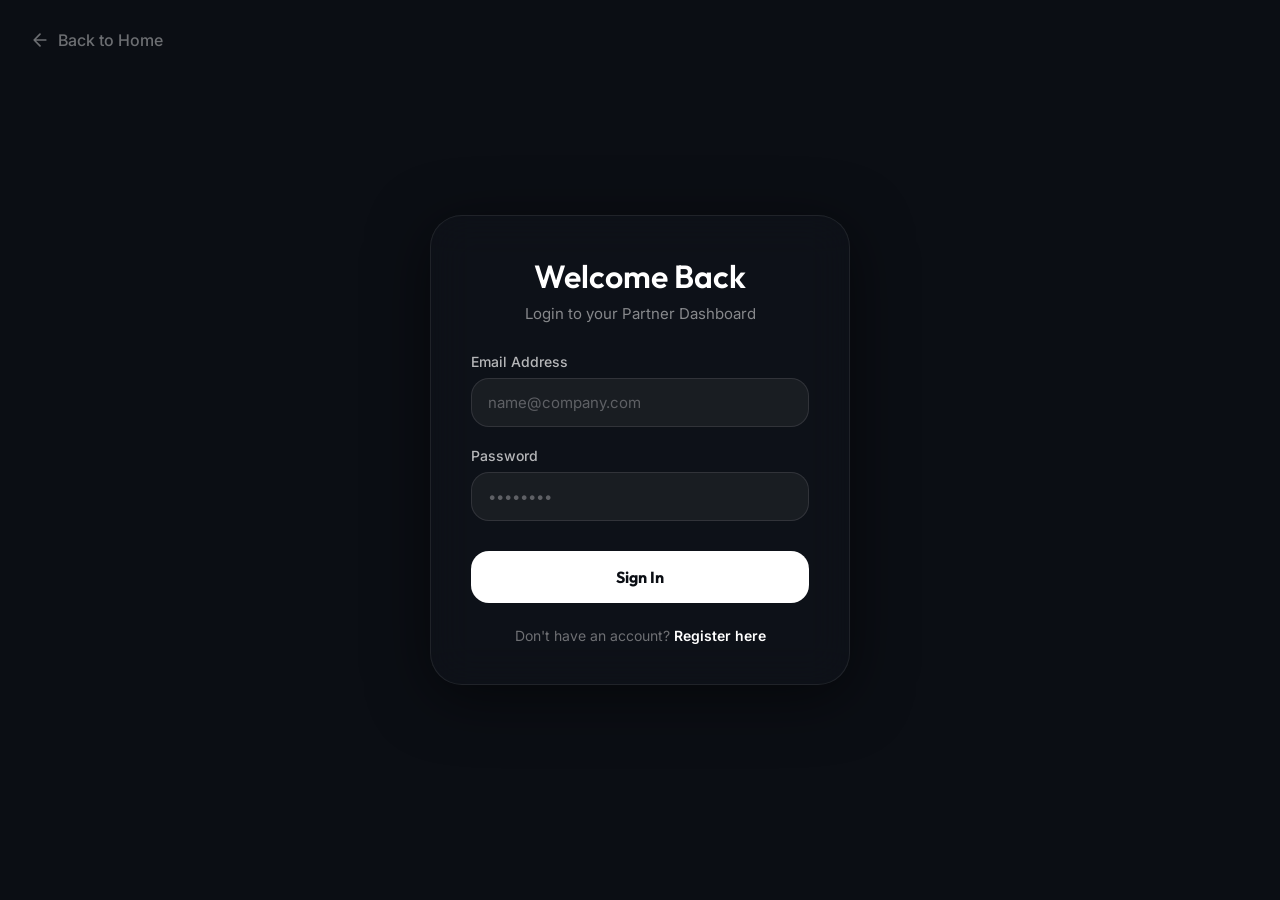
<file: dashboard.html>
<!DOCTYPE html>
<html lang="en">
<head>
    <meta charset="UTF-8">
    <meta name="viewport" content="width=device-width, initial-scale=1.0">
    <title>Dashboard - PayForge</title>
    <link rel="stylesheet" href="css/style.css">
    <link href="https://fonts.googleapis.com/css2?family=Outfit:wght@400;500;600;700;800&family=Inter:wght@400;500;600&display=swap" rel="stylesheet">
    <style>
        * { box-sizing: border-box; }
        body {
            background: var(--off-white);
            color: var(--graphite);
            font-family: 'Inter', sans-serif;
            margin: 0;
            padding: 0;
            min-height: 100vh;
        }

        /* NAV */
        .dash-nav {
            background: var(--white);
            border-bottom: 1px solid var(--border);
            padding: 0 32px;
            display: flex;
            align-items: center;
            justify-content: space-between;
            height: 64px;
            position: sticky;
            top: 0;
            z-index: 100;
        }
        .nav-logo {
            font-family: 'Outfit', sans-serif;
            font-size: 22px;
            font-weight: 800;
            letter-spacing: -0.5px;
            color: var(--graphite);
            text-decoration: none;
        }
        .nav-logo span { color: var(--deep-red); }
        .nav-tabs { display: flex; gap: 4px; }
        .nav-tab {
            padding: 8px 18px;
            border-radius: var(--radius-pill);
            font-weight: 500;
            font-size: 14px;
            cursor: pointer;
            border: none;
            background: transparent;
            color: var(--graphite-muted);
            transition: all 0.2s;
            font-family: 'Inter', sans-serif;
        }
        .nav-tab.active { background: var(--graphite); color: var(--white); }
        .nav-tab:hover:not(.active) { background: var(--off-white); color: var(--graphite); }
        .nav-right { display: flex; align-items: center; gap: 14px; }
        .nav-balance {
            background: var(--off-white);
            border: 1px solid var(--border);
            border-radius: var(--radius-pill);
            padding: 6px 16px;
            display: flex;
            flex-direction: column;
            align-items: flex-end;
        }
        .nav-balance small { font-size: 10px; color: var(--graphite-muted); text-transform: uppercase; font-weight: 600; }
        .nav-balance strong { font-size: 15px; font-family: 'Outfit', sans-serif; color: var(--graphite); }
        .btn-logout {
            background: transparent;
            border: 1px solid var(--border);
            padding: 8px 16px;
            border-radius: var(--radius-sm);
            cursor: pointer;
            font-size: 14px;
            font-weight: 500;
            color: var(--graphite-muted);
            transition: all 0.2s;
        }
        .btn-logout:hover { background: var(--off-white); color: var(--graphite); }

        /* LAYOUT */
        .dash-body { padding: 32px; max-width: 1280px; margin: 0 auto; }
        .tab-content { display: none; }
        .tab-content.active { display: block; }

        /* KYC BANNER */
        .kyc-banner {
            background: #fff3f3;
            border: 1px solid #ffc9c9;
            border-radius: var(--radius-sm);
            padding: 14px 20px;
            display: flex;
            align-items: center;
            justify-content: space-between;
            margin-bottom: 28px;
            color: var(--deep-red);
            font-weight: 500;
        }
        .kyc-banner a {
            background: var(--deep-red);
            color: white;
            padding: 8px 16px;
            border-radius: var(--radius-pill);
            text-decoration: none;
            font-size: 13px;
            font-weight: 600;
        }

        /* STAT CARDS */
        .stats-row {
            display: grid;
            grid-template-columns: repeat(4, 1fr);
            gap: 20px;
            margin-bottom: 28px;
        }
        .stat-card {
            background: var(--white);
            border: 1px solid var(--border);
            border-radius: var(--radius);
            padding: 22px 24px;
            box-shadow: var(--card-shadow);
        }
        .stat-label { font-size: 12px; text-transform: uppercase; font-weight: 600; color: var(--graphite-muted); letter-spacing: 0.5px; margin-bottom: 10px; }
        .stat-value { font-size: 28px; font-weight: 700; font-family: 'Outfit', sans-serif; color: var(--graphite); }
        .stat-value.accent { color: var(--deep-red); }
        .stat-value.green { color: var(--dark-emerald); }
        .stat-delta { font-size: 12px; margin-top: 6px; color: var(--graphite-muted); }
        .stat-delta.up { color: var(--dark-emerald); }

        /* TRAFFIC LAYOUT */
        .traffic-row {
            display: grid;
            grid-template-columns: 380px 1fr;
            gap: 24px;
            margin-bottom: 28px;
        }
        .card {
            background: var(--white);
            border: 1px solid var(--border);
            border-radius: var(--radius);
            padding: 24px;
            box-shadow: var(--card-shadow);
        }
        .card-title { font-family: 'Outfit', sans-serif; font-size: 18px; font-weight: 600; margin: 0 0 20px 0; }
        .card-header-row { display: flex; justify-content: space-between; align-items: center; margin-bottom: 20px; }

        /* FORM */
        .form-group { margin-bottom: 14px; }
        .form-group label { display: block; font-size: 13px; font-weight: 500; color: var(--graphite); margin-bottom: 6px; }
        .form-group input, .form-group select {
            width: 100%; padding: 12px 14px;
            border: 1px solid var(--border); border-radius: var(--radius-sm);
            background: var(--off-white); color: var(--graphite);
            font-family: 'Inter', sans-serif; font-size: 14px; transition: all 0.2s;
        }
        .form-group input:focus, .form-group select:focus {
            outline: none; border-color: var(--deep-red);
            background: var(--white); box-shadow: 0 0 0 3px rgba(139,26,26,0.08);
        }
        .form-row { display: grid; grid-template-columns: 1fr 1fr; gap: 12px; }
        .btn-primary {
            width: 100%; background: var(--graphite);
            color: var(--white); border: none; padding: 13px;
            border-radius: var(--radius-sm); font-weight: 600; font-size: 14px;
            cursor: pointer; font-family: 'Inter', sans-serif; transition: all 0.2s; margin-top: 6px;
        }
        .btn-primary:hover { background: var(--graphite-light); transform: translateY(-1px); }
        .btn-red { background: var(--deep-red); }
        .btn-red:hover { background: var(--deep-red-light); }

        /* TRAFFIC CONTROLLER */
        .traffic-status-bar { display: flex; align-items: center; gap: 12px; margin-bottom: 20px; }
        .traffic-indicator {
            width: 12px; height: 12px; border-radius: 50%;
            background: #ccc; transition: all 0.3s;
        }
        .traffic-indicator.active {
            background: var(--dark-emerald);
            box-shadow: 0 0 0 4px rgba(26,92,58,0.2);
            animation: pulse-green 1.5s infinite;
        }
        @keyframes pulse-green {
            0% { box-shadow: 0 0 0 0 rgba(26,92,58,0.4); }
            70% { box-shadow: 0 0 0 8px rgba(26,92,58,0); }
            100% { box-shadow: 0 0 0 0 rgba(26,92,58,0); }
        }
        .traffic-label { font-weight: 600; font-size: 14px; }
        .traffic-label.active { color: var(--dark-emerald); }
        .traffic-label.stopped { color: var(--graphite-muted); }
        .btn-traffic {
            padding: 13px 24px; border: none; border-radius: var(--radius-sm);
            font-weight: 700; font-size: 14px; cursor: pointer;
            font-family: 'Inter', sans-serif; transition: all 0.2s;
        }
        .btn-traffic.start { background: var(--dark-emerald); color: white; }
        .btn-traffic.start:hover { opacity: 0.9; }
        .btn-traffic.stop { background: var(--deep-red); color: white; }

        /* MINI CHART */
        .mini-chart { display: flex; align-items: flex-end; gap: 4px; height: 40px; margin-top: 10px; }
        .bar { flex: 1; background: rgba(139,26,26,0.15); border-radius: 3px 3px 0 0; min-height: 4px; transition: height 0.5s; }

        /* LIVE FEED */
        .live-feed {
            background: var(--off-white); border: 1px solid var(--border);
            border-radius: var(--radius-sm); padding: 14px;
            height: 210px; overflow-y: auto; font-size: 13px;
        }
        .feed-item {
            padding: 5px 0; border-bottom: 1px solid var(--border);
            display: flex; gap: 8px; align-items: center;
            animation: fadeIn 0.4s ease;
        }
        .feed-item:last-child { border-bottom: none; }
        @keyframes fadeIn { from { opacity: 0; transform: translateY(-4px); } to { opacity: 1; transform: none; } }
        .feed-time { color: var(--graphite-muted); min-width: 60px; font-size: 12px; }
        .feed-text { color: var(--graphite); flex: 1; }
        .feed-amount { font-weight: 600; color: var(--dark-emerald); }
        .feed-amount.out { color: var(--deep-red); }

        /* WALLETS */
        .wallet-list { display: flex; flex-direction: column; gap: 12px; }
        .wallet-item {
            background: var(--off-white); border: 1px solid var(--border);
            border-radius: var(--radius-sm); padding: 16px;
            display: flex; align-items: center; gap: 14px; transition: all 0.2s;
        }
        .wallet-item.active-wallet { border-color: var(--dark-emerald); background: rgba(26,92,58,0.04); }
        .wallet-dot { width: 10px; height: 10px; border-radius: 50%; background: var(--border); flex-shrink: 0; }
        .wallet-dot.active-dot { background: var(--dark-emerald); animation: pulse-green 1.5s infinite; }
        .wallet-info { flex: 1; }
        .wallet-name { font-weight: 600; font-size: 14px; color: var(--graphite); }
        .wallet-addr { font-size: 12px; color: var(--graphite-muted); margin-top: 2px; }
        .wallet-progress-wrap { width: 120px; }
        .wallet-progress-label { font-size: 12px; color: var(--graphite-muted); text-align: right; margin-bottom: 4px; }
        .wallet-progress { height: 6px; background: var(--border); border-radius: 4px; overflow: hidden; }
        .wallet-progress-bar { height: 100%; background: var(--dark-emerald); border-radius: 4px; transition: width 1s ease; }
        .badge { font-size: 11px; padding: 4px 10px; border-radius: var(--radius-pill); font-weight: 600; text-transform: uppercase; flex-shrink: 0; }
        .badge-pending { background: rgba(201,162,39,0.15); color: var(--muted-gold); }
        .badge-active { background: rgba(26,92,58,0.1); color: var(--dark-emerald); }
        .badge-done { background: rgba(43,45,51,0.08); color: var(--graphite-muted); }
        .badge-rejected { background: rgba(139,26,26,0.1); color: var(--deep-red); }

        .empty-state {
            padding: 40px; text-align: center; color: var(--graphite-muted);
            font-size: 14px; border: 1px dashed var(--border); border-radius: var(--radius-sm);
        }

        /* REFERRALS TAB */
        .ref-layout { display: grid; grid-template-columns: 400px 1fr; gap: 24px; }


        @media (max-width: 768px) {
            .dash-nav {
                flex-wrap: wrap; 
                padding: 16px; 
                height: auto; 
                gap: 16px; 
            }
            .nav-logo { width: 100%; text-align: center; font-size: 24px; }
            .nav-tabs { width: 100%; justify-content: center; overflow-x: auto; padding-bottom: 4px; }
            .nav-tab { padding: 10px 24px; flex-shrink: 0; }
            .nav-right { width: 100%; justify-content: space-between; margin-top: 4px; border-top: 1px solid var(--border); padding-top: 16px; }
            .btn-logout { padding: 10px 16px; }
            .nav-balance { align-items: flex-start; }
            
            .stats-row { grid-template-columns: 1fr; gap: 12px; }
            .stat-card { padding: 16px; }
            .stat-value { font-size: 24px; }
            
            .kyc-banner { flex-direction: column; text-align: center; gap: 12px; }
            .kyc-banner a { width: 100%; box-sizing: border-box; }
            
            .form-row { grid-template-columns: 1fr; }
            .traffic-status-bar { flex-direction: column; align-items: flex-start; }
        }

        @media (max-width: 900px) {
            .stats-row { grid-template-columns: repeat(2, 1fr); }
            .traffic-row, .ref-layout { grid-template-columns: 1fr; }
            .dash-body { padding: 16px; }
        }
    </style>
</head>
<body>

<nav class="dash-nav">
    <a href="index.html" class="nav-logo">payforge<span>.</span></a>
    <div class="nav-tabs">
        <button class="nav-tab active" onclick="switchTab('traffic', this)">📊 Traffic</button>
        <button class="nav-tab" onclick="switchTab('referrals', this)">👥 Referrals</button>
    </div>
    <div class="nav-right">
        <div class="nav-balance">
            <small>Trust Balance</small>
            <strong id="nav-balance">$0.00</strong>
        </div>
        <button class="btn-logout" onclick="logout()">Logout</button>
    </div>
</nav>

<div class="dash-body fade-in">
    <div class="kyc-banner" id="kyc-banner" style="display:none;">
        <span>⚠️ <strong>Action required:</strong> Complete KYC to activate wallet traffic.</span>
        <a href="kyc.html">Verify Identity →</a>
    </div>

    <!-- TAB: TRAFFIC -->
    <div class="tab-content active" id="tab-traffic">

        <div id="traffic-content">
        <div class="stats-row">
            <div class="stat-card">
                <div class="stat-label">Trust Balance</div>
                <div class="stat-value" id="stat-balance">$0.00</div>
                <div class="stat-delta">Insurance / collateral deposit</div>
            </div>
            <div class="stat-card">
                <div class="stat-label">In Transit</div>
                <div class="stat-value accent" id="stat-intransit">$0.00</div>
                <div class="stat-delta">Currently flowing through wallets</div>
            </div>
            <div class="stat-card">
                <div class="stat-label">Commission Earned</div>
                <div class="stat-value green" id="stat-commission">$0.00</div>
                <div class="stat-delta up">3% earned per completed cycle</div>
            </div>
            <div class="stat-card">
                <div class="stat-label">Active Wallets</div>
                <div class="stat-value" id="stat-wallets">0 / <span id="stat-total-wallets">0</span></div>
                <div class="stat-delta">Active / Total connected</div>
            </div>
        </div>

        <div class="traffic-row">
            <!-- Left: Add Wallet + Controls -->
            <div class="card">
                <h2 class="card-title">Add Wallet</h2>
                <form id="walletForm">
                    <div class="form-group">
                        <label>Wallet Label</label>
                        <input type="text" id="w-label" placeholder="e.g. Binance P2P — Main" required>
                    </div>
                    <div class="form-row">
                        <div class="form-group">
                            <label>Type</label>
                            <select id="w-type">
                                <option>USDT (TRC20)</option>
                                <option>USDT (ERC20)</option>
                                <option>BTC</option>
                                <option>ETH</option>
                                <option>Bank Card</option>
                            </select>
                        </div>
                        <div class="form-group">
                            <label>Limit (USDT)</label>
                            <input type="number" id="w-limit" placeholder="e.g. 5000" min="100" required>
                        </div>
                    </div>
                    <div class="form-group">
                        <label>Address / Card Number</label>
                        <input type="text" id="w-address" placeholder="Tx address or card number" required>
                    </div>
                    <button type="submit" class="btn-primary btn-red">Connect Wallet</button>
                </form>

                <div style="margin-top: 28px; padding-top: 24px; border-top: 1px solid var(--border);">
                    <h2 class="card-title" style="margin-bottom:16px;">Traffic Control</h2>
                    <div class="traffic-status-bar">
                        <div class="traffic-indicator" id="ctrl-dot"></div>
                        <span class="traffic-label stopped" id="ctrl-label">Traffic Stopped</span>
                    </div>
                    <div style="display:flex; gap:10px;">
                        <button class="btn-traffic start" id="btn-start" onclick="startTraffic()">▶ Start Traffic</button>
                        <button class="btn-traffic stop" id="btn-stop" onclick="stopTraffic()" style="display:none;">■ Stop</button>
                    </div>
                    <div class="mini-chart" id="mini-chart">
                        <div class="bar" style="height:20%"></div><div class="bar" style="height:45%"></div>
                        <div class="bar" style="height:30%"></div><div class="bar" style="height:70%"></div>
                        <div class="bar" style="height:55%"></div><div class="bar" style="height:80%"></div>
                        <div class="bar" style="height:40%"></div><div class="bar" style="height:60%"></div>
                        <div class="bar" style="height:35%"></div><div class="bar" style="height:90%"></div>
                    </div>
                </div>
            </div>

            <!-- Right: Wallets + Feed -->
            <div style="display:flex; flex-direction:column; gap:20px;">
                <div class="card">
                    <div class="card-header-row">
                        <h2 class="card-title" style="margin:0;">Connected Wallets</h2>
                        <span style="font-size:13px; color:var(--graphite-muted);">Funds return with 3% after cycle</span>
                    </div>
                    <div class="wallet-list" id="wallet-list">
                        <div class="empty-state">No wallets connected yet. Add one to begin.</div>
                    </div>
                </div>

                <div class="card">
                    <div class="card-header-row">
                        <h2 class="card-title" style="margin:0;">Live Transaction Feed</h2>
                        <span class="badge badge-active" id="live-badge" style="display:none;">● LIVE</span>
                    </div>
                    <div class="live-feed" id="live-feed">
                        <div style="text-align:center; padding:20px 0; color:var(--graphite-muted);">Start traffic to see live transactions.</div>
                    </div>
                </div>
            </div>
        </div>
    
        </div>
    </div>

    <!-- TAB: REFERRALS -->
    <div class="tab-content" id="tab-referrals">
        <div class="ref-layout">
            <div class="card">
                <h2 class="card-title">Add Referral</h2>
                <form id="refForm">
                    <div class="form-group">
                        <label>Referral Label</label>
                        <input type="text" id="ref-label" placeholder="e.g. Marketing Partner" required>
                    </div>
                    <div class="form-group">
                        <label>Wallet Type</label>
                        <select id="ref-type">
                            <option>API-wallet</option>
                            <option>E-wallet</option>
                        </select>
                    </div>
                    <div class="form-group">
                        <label>Telegram Username</label>
                        <input type="text" id="ref-address" placeholder="@username" required>
                    </div>
                    <button type="submit" class="btn-primary">Submit Referral</button>
                    <p style="font-size:13px; color:var(--graphite-muted); text-align:center; margin-top:12px; line-height:1.5;">
                        You receive <strong>$50</strong> per referral 14 days after moderator approval.
                    </p>
                </form>
            </div>
            <div class="card">
                <div class="card-header-row">
                    <h2 class="card-title" style="margin:0;">Your Referrals</h2>
                    <span style="font-size:13px; color:var(--graphite-muted);">Approved via Telegram bot</span>
                </div>
                <div class="wallet-list" id="ref-list">
                    <div class="empty-state">No referrals yet. Submit your first one.</div>
                </div>
            </div>
        </div>
    </div>
</div>

<script>

    // --- Auto-detect API Address ---
    const API = '';

const token = localStorage.getItem('auth_token');
if (!token) window.location.href = 'login.html';



// ---- UI Logic ----
function switchTab(tabId, btn) {
    // Hide all contents
    document.querySelectorAll('.tab-content').forEach(el => el.classList.remove('active'));
    // Deactivate all buttons
    document.querySelectorAll('.nav-tab').forEach(el => el.classList.remove('active'));
    
    // Activate target
    document.getElementById('tab-' + tabId).classList.add('active');
    btn.classList.add('active');
}

// ---- State ----
let userStorageKey = 'pf_wallets';
let wallets = [];
let balance = 0;
let inTransit = 0;
let totalCommission = 0;
let trafficRunning = false;
let trafficInterval = null;
let chartInterval = null;

// ---- Load User from API ----
async function loadUser() {
    try {
        const res = await fetch(API + '/api/me', { headers: { 'Authorization': 'Bearer ' + token } });
        if (res.status === 401) { logout(); return; }
        const data = await res.json();
        
        balance = data.user.balance;
        userStorageKey = 'pf_wallets_' + data.user.email;
        wallets = JSON.parse(localStorage.getItem(userStorageKey) || '[]');
        
        const kycBanner = document.getElementById('kyc-banner');
        const trafficContent = document.getElementById('traffic-content');
        const tReferrals = document.getElementById('tab-referrals');

        // Handle Status Check
        if (data.user.status !== 'approved') {
            kycBanner.style.display = 'flex';
            kycBanner.innerHTML = '<span>⚠️ <strong>Action required:</strong> Complete KYC to activate account features.</span><a href="kyc.html">Verify Identity →</a>';
            trafficContent.classList.add('kyc-blur');
            tReferrals.classList.add('kyc-blur');
        } else {
            // Referrals are unlocked
            tReferrals.classList.remove('kyc-blur');
            
            // Dashboard remains locked
            trafficContent.classList.add('kyc-blur');
            kycBanner.style.display = 'flex';
            kycBanner.innerHTML = '<span>🔒 <strong>Dashboard Locked:</strong> Traffic node requires manual activation.</span><a href="https://t.me/samuel_caron" target="_blank" style="background:var(--graphite);">Contact @samuel_caron</a>';
        }
        
        renderWallets();
        updateDisplay();
    } catch(e) {}
}

function saveWallets() {
    localStorage.setItem(userStorageKey, JSON.stringify(wallets));
}


// ---- Render Wallets ----
function renderWallets() {
    const list = document.getElementById('wallet-list');
    if (wallets.length === 0) {
        list.innerHTML = '<div class="empty-state">No wallets connected yet. Add one to begin.</div>';
        return;
    }
    list.innerHTML = wallets.map(w => {
        const pct = Math.min(100, (w.filled / w.limit) * 100);
        const badgeClass = w.status === 'active' ? 'badge-active' : w.status === 'done' ? 'badge-done' : 'badge-pending';
        const dotClass   = w.status === 'active' ? 'active-dot' : '';
        const itemClass  = w.status === 'active' ? 'active-wallet' : '';
        return `
        <div class="wallet-item ${itemClass}">
            <div class="wallet-dot ${dotClass}"></div>
            <div class="wallet-info">
                <div class="wallet-name">${w.label}</div>
                <div class="wallet-addr">${w.type} · ${w.address}</div>
            </div>
            <div class="wallet-progress-wrap">
                <div class="wallet-progress-label">${w.filled.toFixed(0)} / ${w.limit} USDT</div>
                <div class="wallet-progress">
                    <div class="wallet-progress-bar" style="width:${pct}%"></div>
                </div>
            </div>
            <span class="badge ${badgeClass}">${w.status}</span>
        </div>`;
    }).join('');
}

// ---- Traffic ----
function startTraffic() {
    const available = wallets.filter(w => w.status !== 'done');
    if (available.length === 0) {
        addFeed('⚠️ No wallets available. Add and connect a wallet first.', 0, false);
        return;
    }
    if (balance <= 0) {
        addFeed('⚠️ Trust balance is empty. Please deposit first.', 0, false);
        return;
    }
    trafficRunning = true;
    wallets.forEach(w => { if (w.status !== 'done') w.status = 'active'; });
    saveWallets();

    document.getElementById('ctrl-dot').classList.add('active');
    document.getElementById('ctrl-label').innerText = 'Traffic Active';
    document.getElementById('ctrl-label').className = 'traffic-label active';
    document.getElementById('btn-start').style.display = 'none';
    document.getElementById('btn-stop').style.display = '';
    document.getElementById('live-badge').style.display = '';

    clearInterval(trafficInterval);
    trafficInterval = setInterval(tickTraffic, 2200);
    animateBars();
    renderWallets(); updateDisplay();
}

function stopTraffic() {
    trafficRunning = false;
    clearInterval(trafficInterval);
    clearInterval(chartInterval);

    // Return in-transit funds back (no commission for interrupted cycles)
    balance += inTransit;
    inTransit = 0;
    wallets.forEach(w => {
        if (w.status === 'active') {
            w.status = 'pending';
            w.filled = 0;
        }
    });
    saveWallets();
    renderWallets(); updateDisplay();

    document.getElementById('ctrl-dot').classList.remove('active');
    document.getElementById('ctrl-label').innerText = 'Traffic Stopped';
    document.getElementById('ctrl-label').className = 'traffic-label stopped';
    document.getElementById('btn-start').style.display = '';
    document.getElementById('btn-stop').style.display = 'none';
    document.getElementById('live-badge').style.display = 'none';
    addFeed('⏹ Traffic stopped by user. Funds returned to trust balance.', 0, false);
}

function tickTraffic() {
    const activeWallets = wallets.filter(w => w.status === 'active');
    if (activeWallets.length === 0 || balance <= 0) { stopTraffic(); return; }

    // Pick random active wallet
    const w = activeWallets[Math.floor(Math.random() * activeWallets.length)];

    // Random amount $50–$500, cannot exceed balance or remaining wallet limit
    const maxAmount = Math.min(500, balance, w.limit - w.filled);
    if (maxAmount <= 50) { completeCycle(w); return; }
    const amount = Math.random() * (maxAmount - 50) + 50;

    // Deduct from trust balance, add to in-transit and wallet
    balance  -= amount;
    inTransit += amount;
    w.filled  += amount;

    saveWallets();
    addFeed(`⟶ Sent to ${w.label}`, amount, true, 'out');

    if (w.filled >= w.limit - 1) {
        completeCycle(w);
    } else {
        renderWallets();
    }
    updateDisplay();
}

function completeCycle(w) {
    const principal  = w.filled;
    const commission = principal * 0.03;

    // Return principal + commission from transit pool to client balance
    inTransit      -= principal;
    balance        += principal + commission;
    totalCommission += commission;

    w.filled = w.limit;
    w.status = 'done';
    saveWallets();

    addFeed(`✅ Cycle complete · ${w.label} · Returned $${principal.toFixed(2)} + $${commission.toFixed(2)} commission`, principal + commission, true, 'in');

    // Reset wallet after 5 sec for next cycle
    setTimeout(() => {
        w.filled = 0;
        w.status = trafficRunning ? 'active' : 'pending';
        saveWallets();
        renderWallets(); updateDisplay();
    }, 5000);

    renderWallets(); updateDisplay();
}

// ---- Live Feed ----
let feedItems = [];
function addFeed(text, amount, showAmount, dir) {
    const now = new Date();
    const time = [now.getHours(), now.getMinutes(), now.getSeconds()]
        .map(x => String(x).padStart(2,'0')).join(':');
    feedItems.unshift({ time, text, amount, showAmount, dir });
    if (feedItems.length > 50) feedItems.pop();

    document.getElementById('live-feed').innerHTML = feedItems.map(f => `
        <div class="feed-item">
            <span class="feed-time">${f.time}</span>
            <span class="feed-text">${f.text}</span>
            ${f.showAmount ? `<span class="feed-amount ${f.dir === 'out' ? 'out' : ''}">
                ${f.dir === 'out' ? '-' : '+'}$${f.amount.toFixed(2)}
            </span>` : ''}
        </div>`).join('');
}

function animateBars() {
    const bars = document.querySelectorAll('#mini-chart .bar');
    chartInterval = setInterval(() => {
        if (!trafficRunning) return;
        bars.forEach(b => {
            b.style.height = (Math.random() * 90 + 5) + '%';
            b.style.background = Math.random() > 0.7 ? '#1A5C3A' : 'rgba(139,26,26,0.2)';
        });
    }, 600);
}

// ---- Referrals ----
document.getElementById('refForm').addEventListener('submit', async (e) => {
    e.preventDefault();
    const btn = e.target.querySelector('button');
    btn.innerText = 'Submitting...'; btn.disabled = true;
    try {
        await fetch(API + '/api/referrals', {
            method: 'POST',
            headers: { 'Authorization': 'Bearer ' + token, 'Content-Type': 'application/json' },
            body: JSON.stringify({
                wallet_label:   document.getElementById('ref-label').value,
                wallet_type:    document.getElementById('ref-type').value,
                wallet_address: document.getElementById('ref-address').value
            })
        });
        e.target.reset();
        loadReferrals();
    } catch(err) {}
    btn.innerText = 'Submit Referral'; btn.disabled = false;
});

async function loadReferrals() {
    const list = document.getElementById('ref-list');
    list.innerHTML = '<div class="empty-state">Loading...</div>';
    try {
        const res = await fetch(API + '/api/referrals', { headers: { 'Authorization': 'Bearer ' + token } });
        if (!res.ok) { list.innerHTML = '<div class="empty-state">Could not load referrals.</div>'; return; }
        const refs = await res.json();
        if (refs.length === 0) {
            list.innerHTML = '<div class="empty-state">No referrals yet. Submit your first one.</div>';
            return;
        }
        const badgeMap  = { pending: 'badge-pending', approved: 'badge-active', rejected: 'badge-rejected', completed: 'badge-done' };
        const labelMap  = { pending: '⏳ Awaiting Approval', approved: '✅ Approved', rejected: '❌ Rejected', completed: '🎉 Reward Paid ($50)' };
        list.innerHTML = refs.map(r => `
            <div class="wallet-item">
                <div class="wallet-dot ${r.status === 'approved' ? 'active-dot' : ''}"></div>
                <div class="wallet-info">
                    <div class="wallet-name">${r.wallet_label}</div>
                    <div class="wallet-addr">${r.wallet_type} · ${r.wallet_address}</div>
                    <div style="font-size:11px; color:var(--graphite-muted); margin-top:3px;">
                        Added: ${r.created_at ? r.created_at.slice(0,10) : '—'}
                    </div>
                </div>
                <span class="badge ${badgeMap[r.status] || 'badge-pending'}">${labelMap[r.status] || r.status}</span>
            </div>`).join('');
    } catch(e) {
        list.innerHTML = '<div class="empty-state">Server unavailable.</div>';
    }
}

function logout() {
    localStorage.removeItem('auth_token');
    window.location.href = 'login.html';
}

loadUser();
</script>
</body>
</html>
</file>
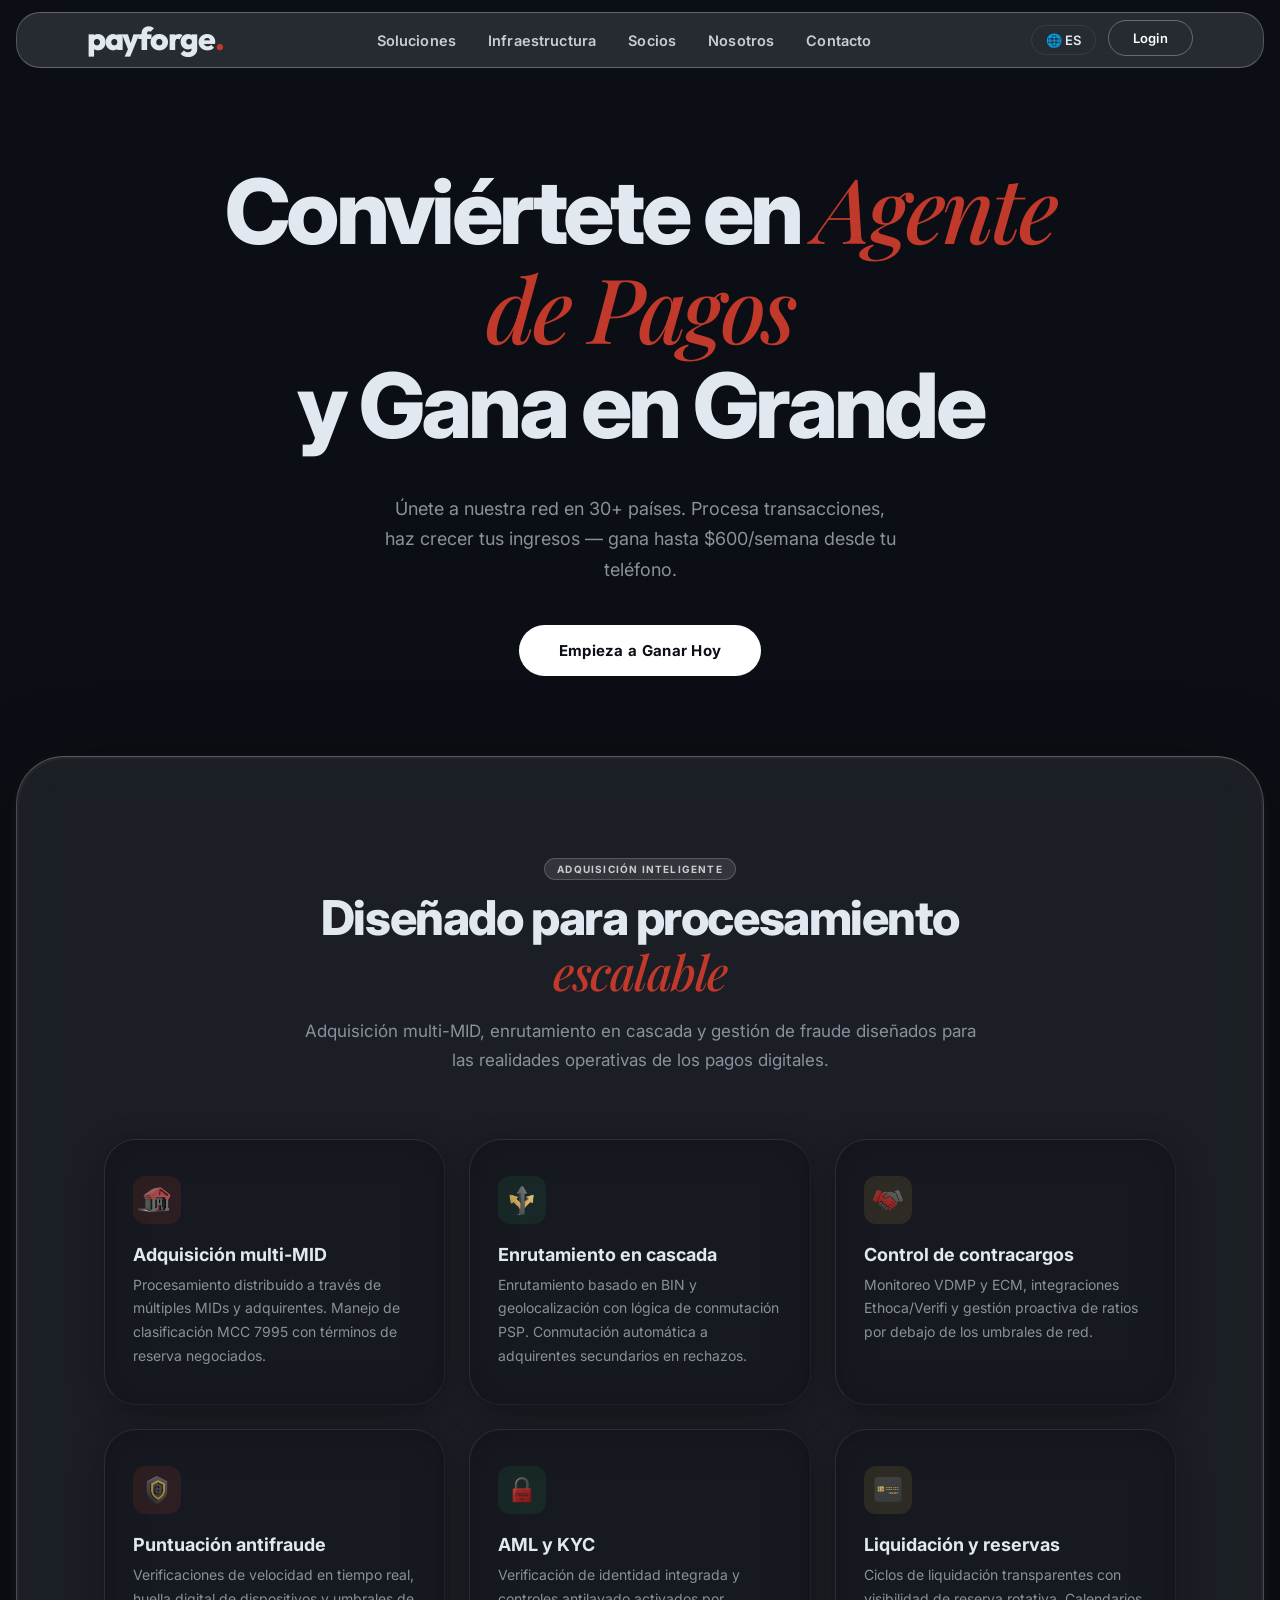
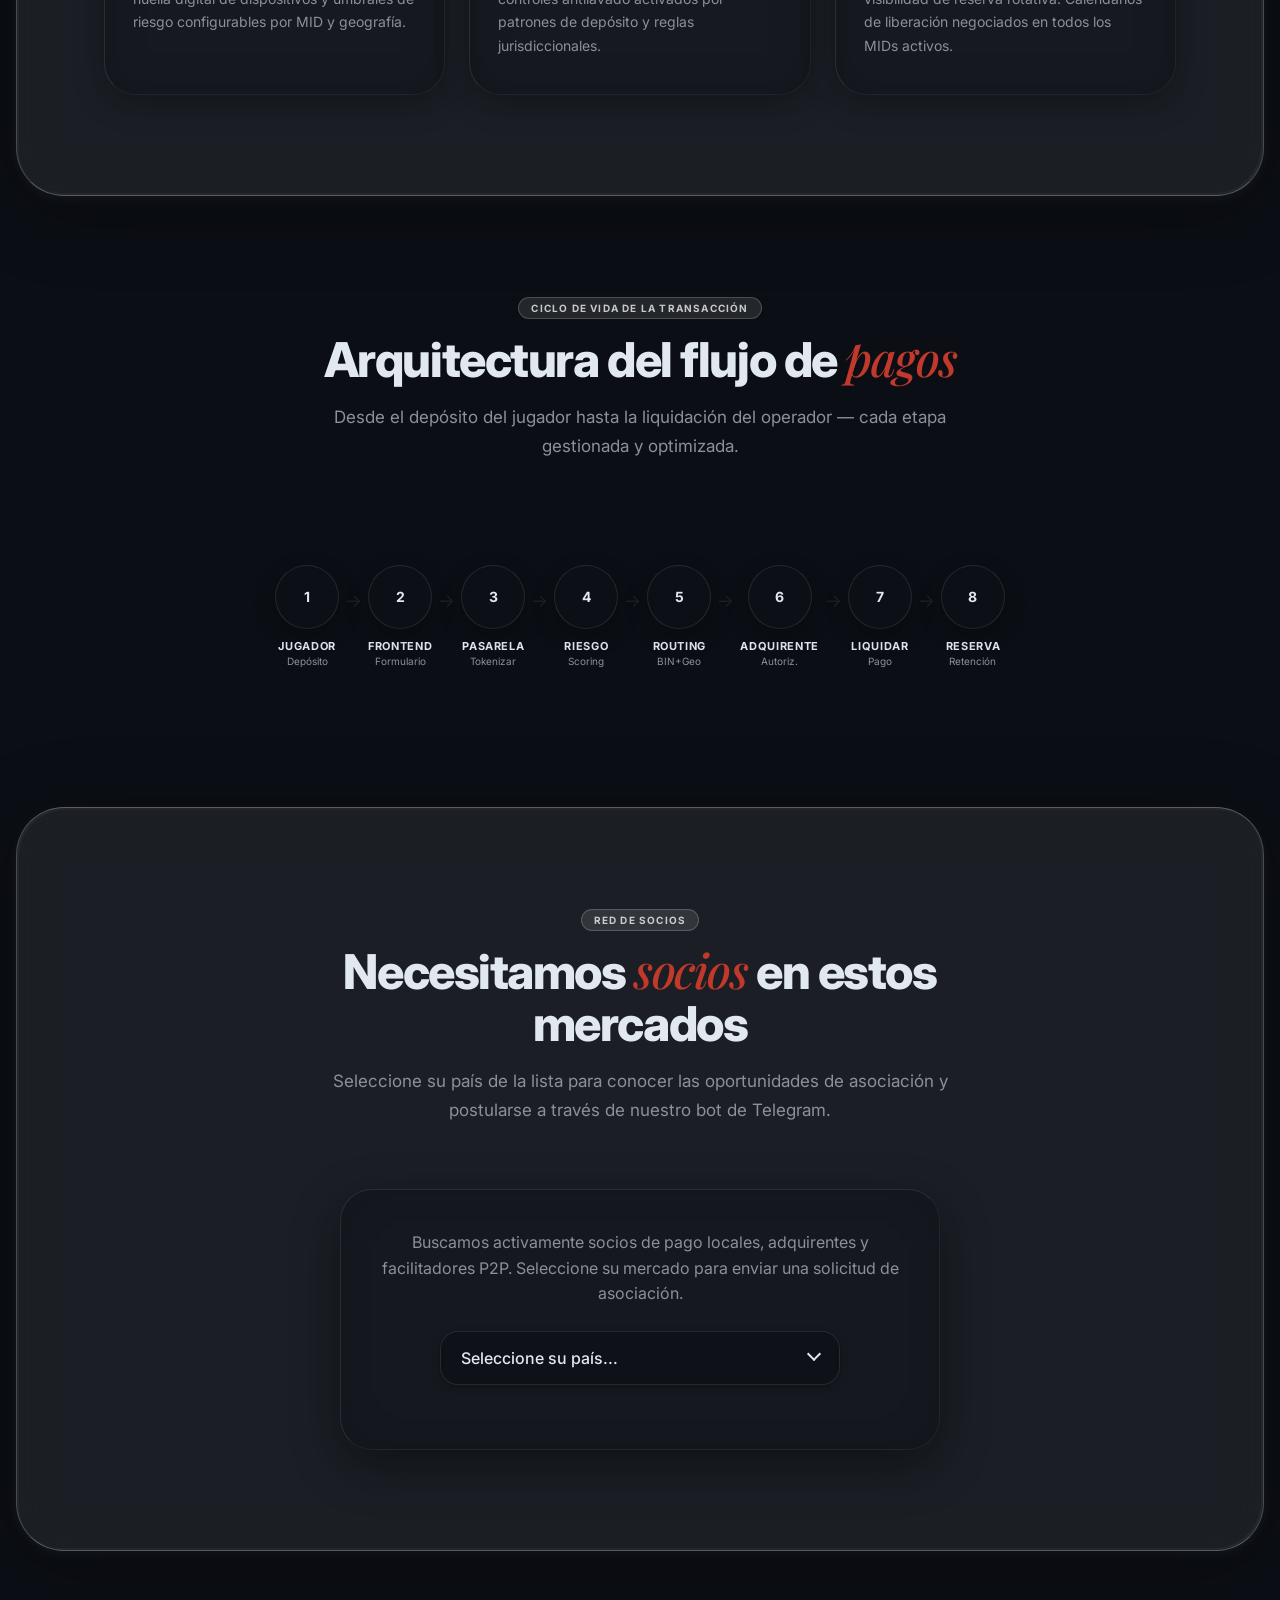
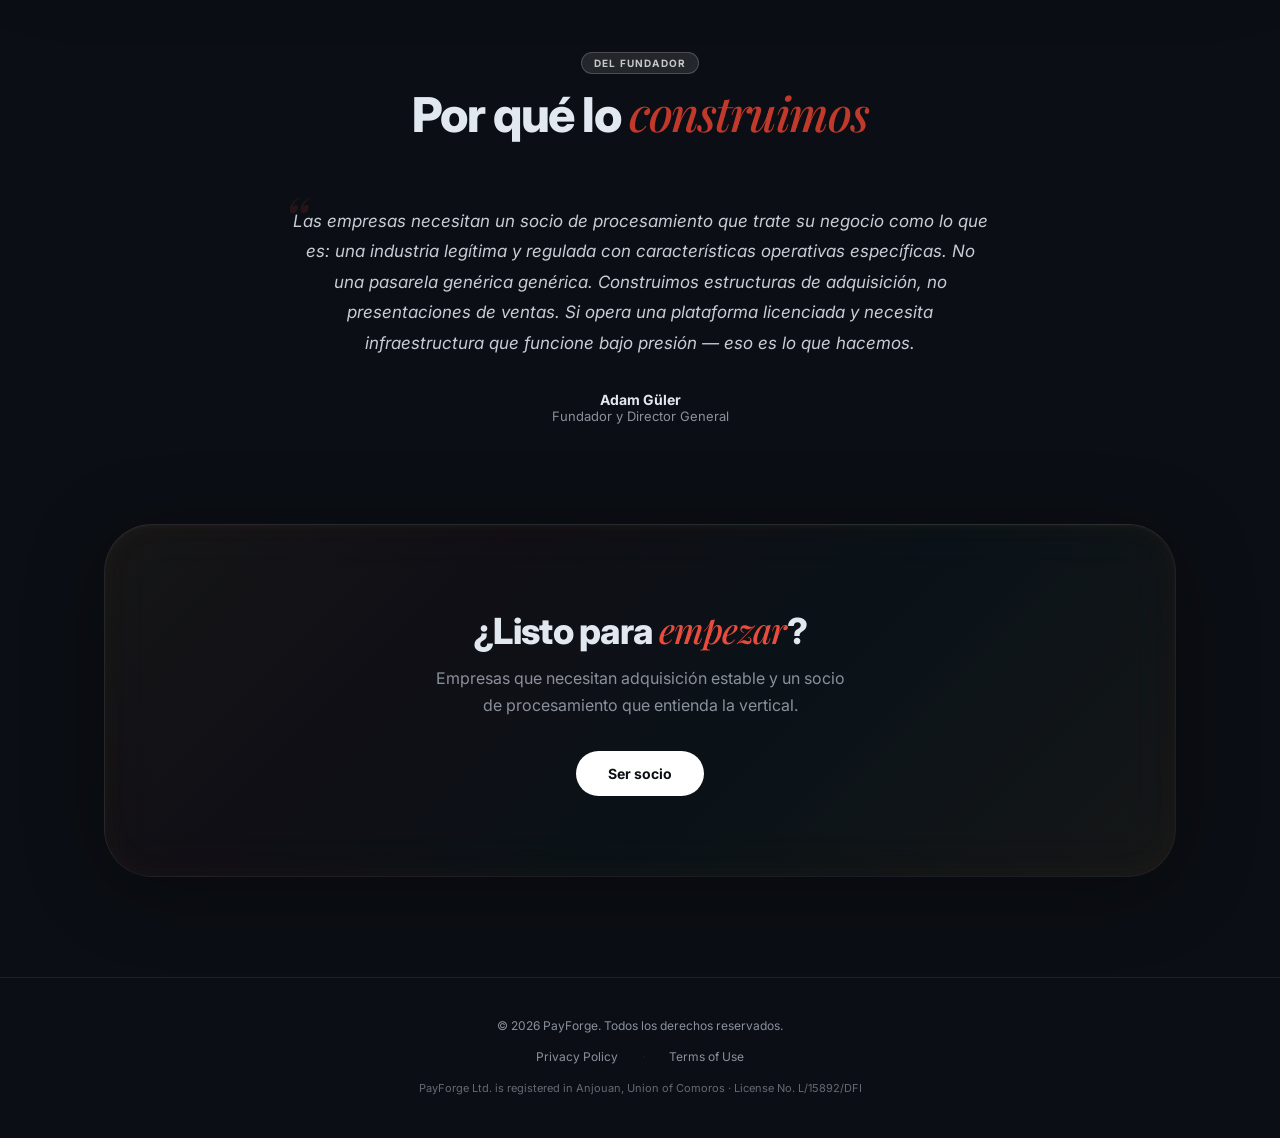
<file: es.html>
<!DOCTYPE html>
<html lang="es">

<head>
    <meta charset="UTF-8">
    <meta name="viewport" content="width=device-width, initial-scale=1.0">
    <title>Payment Infrastructure by PayForge</title>
    <meta name="description"
        content="Procesamiento de pagos seguro, adquisición y gestión de transacciones para comercio electrónico y negocios digitales.">
    <link rel="icon" type="image/svg+xml" href="img/favicon.svg">
    <link rel="stylesheet" href="css/style.css">
    <!-- Meta Pixel Code -->
    <script>
        !function (f, b, e, v, n, t, s) {
            if (f.fbq) return; n = f.fbq = function () {
                n.callMethod ?
                n.callMethod.apply(n, arguments) : n.queue.push(arguments)
            };
            if (!f._fbq) f._fbq = n; n.push = n; n.loaded = !0; n.version = '2.0';
            n.queue = []; t = b.createElement(e); t.async = !0;
            t.src = v; s = b.getElementsByTagName(e)[0];
            s.parentNode.insertBefore(t, s)
        }(window, document, 'script',
            'https://connect.facebook.net/en_US/fbevents.js');
        fbq('init', '1260152842706631');
        fbq('track', 'PageView');
    </script>
    <noscript><img height="1" width="1" style="display:none"
            src="https://www.facebook.com/tr?id=1260152842706631&ev=PageView&noscript=1" /></noscript>
    <!-- End Meta Pixel Code -->
</head>

<body>


    </div>

    <!-- ======================== NAV ======================== -->
    <nav class="nav" id="nav">
        <div class="container nav__inner">
            <a href="#hero" class="nav__logo">
                <span class="nav__brand">payforge<span class="nav__brand-dot">.</span></span>
            </a>
            <div class="nav__links" id="navLinks">
                <a href="#solutions" class="nav__link">Soluciones</a>
                <a href="#flow" class="nav__link">Infraestructura</a>
                <a href="#partners" class="nav__link">Socios</a>
                <a href="#founder" class="nav__link">Nosotros</a>
                <a href="#contact" class="nav__link">Contacto</a>
                <div class="nav__mobile-messengers">
                    <a href="https://t.me/nicolas_payforge" target="_blank" class="nav__messenger nav__messenger--tg nav__messenger--mobile" title="Telegram">
                        <svg viewBox="0 0 24 24" fill="currentColor"><path d="M12 0C5.373 0 0 5.373 0 12s5.373 12 12 12 12-5.373 12-12S18.627 0 12 0zm5.562 8.248-1.97 9.289c-.145.658-.537.818-1.084.508l-3-2.21-1.447 1.394c-.16.16-.295.295-.605.295l.213-3.053 5.56-5.023c.242-.213-.054-.333-.373-.12L7.48 14.52l-2.95-.924c-.64-.203-.654-.64.136-.954l11.517-4.44c.537-.194 1.006.131.38.046z"/></svg>
                    </a>
                    <a href="https://wa.me/message/5NWGG6U6SQLOB1" target="_blank" class="nav__messenger nav__messenger--wa nav__messenger--mobile" title="WhatsApp">
                        <svg viewBox="0 0 24 24" fill="currentColor"><path d="M17.472 14.382c-.297-.149-1.758-.867-2.03-.967-.273-.099-.471-.148-.67.15-.197.297-.767.966-.94 1.164-.173.199-.347.223-.644.075-.297-.15-1.255-.463-2.39-1.475-.883-.788-1.48-1.761-1.653-2.059-.173-.297-.018-.458.13-.606.134-.133.298-.347.446-.52.149-.174.198-.298.298-.497.099-.198.05-.371-.025-.52-.075-.149-.669-1.612-.916-2.207-.242-.579-.487-.5-.669-.51-.173-.008-.371-.01-.57-.01-.198 0-.52.074-.792.372-.272.297-1.04 1.016-1.04 2.479 0 1.462 1.065 2.875 1.213 3.074.149.198 2.096 3.2 5.077 4.487.709.306 1.262.489 1.694.625.712.227 1.36.195 1.871.118.571-.085 1.758-.719 2.006-1.413.248-.694.248-1.289.173-1.413-.074-.124-.272-.198-.57-.347m-5.421 7.403h-.004a9.87 9.87 0 01-5.031-1.378l-.361-.214-3.741.982.998-3.648-.235-.374a9.86 9.86 0 01-1.51-5.26c.001-5.45 4.436-9.884 9.888-9.884 2.64 0 5.122 1.03 6.988 2.898a9.825 9.825 0 012.893 6.994c-.003 5.45-4.437 9.884-9.885 9.884m8.413-18.297A11.815 11.815 0 0012.05 0C5.495 0 .16 5.335.157 11.892c0 2.096.547 4.142 1.588 5.945L.057 24l6.305-1.654a11.882 11.882 0 005.683 1.448h.005c6.554 0 11.89-5.335 11.893-11.893a11.821 11.821 0 00-3.48-8.413z"/></svg>
                    </a>
                
        <a href="login.html" class="nav__link nav__link--mobile-cta">Login</a>
      </div>
            </div>
            <div class="nav__right">
                <a href="https://t.me/nicolas_payforge" target="_blank" class="nav__messenger nav__messenger--tg" title="Telegram">
                    <svg viewBox="0 0 24 24" fill="currentColor"><path d="M12 0C5.373 0 0 5.373 0 12s5.373 12 12 12 12-5.373 12-12S18.627 0 12 0zm5.562 8.248-1.97 9.289c-.145.658-.537.818-1.084.508l-3-2.21-1.447 1.394c-.16.16-.295.295-.605.295l.213-3.053 5.56-5.023c.242-.213-.054-.333-.373-.12L7.48 14.52l-2.95-.924c-.64-.203-.654-.64.136-.954l11.517-4.44c.537-.194 1.006.131.38.046z"/></svg>
                </a>
                <a href="https://wa.me/message/5NWGG6U6SQLOB1" target="_blank" class="nav__messenger nav__messenger--wa" title="WhatsApp">
                    <svg viewBox="0 0 24 24" fill="currentColor"><path d="M17.472 14.382c-.297-.149-1.758-.867-2.03-.967-.273-.099-.471-.148-.67.15-.197.297-.767.966-.94 1.164-.173.199-.347.223-.644.075-.297-.15-1.255-.463-2.39-1.475-.883-.788-1.48-1.761-1.653-2.059-.173-.297-.018-.458.13-.606.134-.133.298-.347.446-.52.149-.174.198-.298.298-.497.099-.198.05-.371-.025-.52-.075-.149-.669-1.612-.916-2.207-.242-.579-.487-.5-.669-.51-.173-.008-.371-.01-.57-.01-.198 0-.52.074-.792.372-.272.297-1.04 1.016-1.04 2.479 0 1.462 1.065 2.875 1.213 3.074.149.198 2.096 3.2 5.077 4.487.709.306 1.262.489 1.694.625.712.227 1.36.195 1.871.118.571-.085 1.758-.719 2.006-1.413.248-.694.248-1.289.173-1.413-.074-.124-.272-.198-.57-.347m-5.421 7.403h-.004a9.87 9.87 0 01-5.031-1.378l-.361-.214-3.741.982.998-3.648-.235-.374a9.86 9.86 0 01-1.51-5.26c.001-5.45 4.436-9.884 9.888-9.884 2.64 0 5.122 1.03 6.988 2.898a9.825 9.825 0 012.893 6.994c-.003 5.45-4.437 9.884-9.885 9.884m8.413-18.297A11.815 11.815 0 0012.05 0C5.495 0 .16 5.335.157 11.892c0 2.096.547 4.142 1.588 5.945L.057 24l6.305-1.654a11.882 11.882 0 005.683 1.448h.005c6.554 0 11.89-5.335 11.893-11.893a11.821 11.821 0 00-3.48-8.413z"/></svg>
                </a>
                <div class="lang-switch" id="langSwitch">
                    <button class="lang-switch__btn" id="langBtn">🌐 ES</button>
                    <div class="lang-switch__menu" id="langMenu">
                        <a href="index.html" class="lang-switch__option">🇬🇧 English</a>
                        <a href="ru.html" class="lang-switch__option">🇷🇺 Русский</a>
                        <a href="es.html" class="lang-switch__option lang-switch__option--active">🇪🇸 Español</a>
                        <a href="bn.html" class="lang-switch__option">🇧🇩 বাংলা</a>
                        <a href="ur.html" class="lang-switch__option">🇵🇰 اردو</a>
                    </div>
                </div>
        <a href="login.html" class="nav__cta nav__cta--dashboard">Login</a><div class="nav__toggle" id="navToggle" aria-label="Menú">
                    <span></span><span></span><span></span>
                </div>
            </div>
        </div>
    </nav>

    <!-- ======================== HERO ======================== -->
    <section class="hero section" id="hero">
        <div class="container" style="position: relative; z-index: 1;">
            <div class="reveal">
                <h1 class="hero__title">
                    Conviértete en <em>Agente de Pagos</em><br>y Gana en Grande
                </h1>
                <p class="hero__subtitle">
                    Únete a nuestra red en 30+ países. Procesa transacciones, haz crecer tus ingresos — gana hasta $600/semana desde tu teléfono.
                </p>
                <a href="#partners" class="hero__cta">Empieza a Ganar Hoy</a>
            </div>
        </div>

        <div class="scroll-arrow">
            <svg viewBox="0 0 24 24">
                <polyline points="6 9 12 15 18 9"></polyline>
            </svg>
        </div>
    </section>

    <!-- ======================== SOLUTIONS ======================== -->
    <section class="section section--alt" id="solutions">
        <div class="container" style="position: relative;">
            <div class="section__header reveal">
                <span class="section__label">Adquisición Inteligente</span>
                <h2 class="section__title">Diseñado para procesamiento <em>escalable</em></h2>
                <p class="section__subtitle">
                    Adquisición multi-MID, enrutamiento en cascada y gestión de fraude diseñados para las realidades
                    operativas de los pagos digitales.
                </p>
            </div>
            <div class="features reveal">
                <div class="feature-card">
                    <div class="feature-card__icon feature-card__icon--red"><img src="img/acq_bank.png" alt="icon"></div>
                    <h3>Adquisición multi-MID</h3>
                    <p>Procesamiento distribuido a través de múltiples MIDs y adquirentes. Manejo de clasificación MCC
                        7995 con términos de reserva negociados.</p>
                </div>
                <div class="feature-card">
                    <div class="feature-card__icon feature-card__icon--green"><img src="img/acq_routing.png" alt="icon"></div>
                    <h3>Enrutamiento en cascada</h3>
                    <p>Enrutamiento basado en BIN y geolocalización con lógica de conmutación PSP. Conmutación
                        automática a adquirentes secundarios en rechazos.</p>
                </div>
                <div class="feature-card">
                    <div class="feature-card__icon feature-card__icon--gold"><img src="img/acq_chargeback.png" alt="icon"></div>
                    <h3>Control de contracargos</h3>
                    <p>Monitoreo VDMP y ECM, integraciones Ethoca/Verifi y gestión proactiva de ratios por debajo de los
                        umbrales de red.</p>
                </div>
                <div class="feature-card">
                    <div class="feature-card__icon feature-card__icon--red"><img src="img/acq_fraud.png" alt="icon"></div>
                    <h3>Puntuación antifraude</h3>
                    <p>Verificaciones de velocidad en tiempo real, huella digital de dispositivos y umbrales de riesgo
                        configurables por MID y geografía.</p>
                </div>
                <div class="feature-card">
                    <div class="feature-card__icon feature-card__icon--green"><img src="img/acq_aml.png" alt="icon"></div>
                    <h3>AML y KYC</h3>
                    <p>Verificación de identidad integrada y controles antilavado activados por patrones de depósito y
                        reglas jurisdiccionales.</p>
                </div>
                <div class="feature-card">
                    <div class="feature-card__icon feature-card__icon--gold"><img src="img/acq_settlement.png" alt="icon"></div>
                    <h3>Liquidación y reservas</h3>
                    <p>Ciclos de liquidación transparentes con visibilidad de reserva rotativa. Calendarios de
                        liberación negociados en todos los MIDs activos.</p>
                </div>
            </div>
        </div>
    </section>

    <!-- ======================== PAYMENT FLOW ======================== -->
    <section class="section" id="flow">
        <div class="container" style="position: relative;">
            <div class="section__header reveal">
                <span class="section__label">Ciclo de vida de la transacción</span>
                <h2 class="section__title">Arquitectura del flujo de <em>pagos</em></h2>
                <p class="section__subtitle">
                    Desde el depósito del jugador hasta la liquidación del operador — cada etapa gestionada y
                    optimizada.
                </p>
            </div>
            <div class="flow-visual reveal">
                <div class="flow-step">
                    <div class="flow-step__circle">1</div>
                    <div class="flow-step__label">Jugador</div>
                    <div class="flow-step__desc">Depósito</div>
                </div>
                <div class="flow-arrow">→</div>
                <div class="flow-step">
                    <div class="flow-step__circle">2</div>
                    <div class="flow-step__label">Frontend</div>
                    <div class="flow-step__desc">Formulario</div>
                </div>
                <div class="flow-arrow">→</div>
                <div class="flow-step">
                    <div class="flow-step__circle">3</div>
                    <div class="flow-step__label">Pasarela</div>
                    <div class="flow-step__desc">Tokenizar</div>
                </div>
                <div class="flow-arrow">→</div>
                <div class="flow-step">
                    <div class="flow-step__circle">4</div>
                    <div class="flow-step__label">Riesgo</div>
                    <div class="flow-step__desc">Scoring</div>
                </div>
                <div class="flow-arrow">→</div>
                <div class="flow-step">
                    <div class="flow-step__circle">5</div>
                    <div class="flow-step__label">Routing</div>
                    <div class="flow-step__desc">BIN+Geo</div>
                </div>
                <div class="flow-arrow">→</div>
                <div class="flow-step">
                    <div class="flow-step__circle">6</div>
                    <div class="flow-step__label">Adquirente</div>
                    <div class="flow-step__desc">Autoriz.</div>
                </div>
                <div class="flow-arrow">→</div>
                <div class="flow-step">
                    <div class="flow-step__circle">7</div>
                    <div class="flow-step__label">Liquidar</div>
                    <div class="flow-step__desc">Pago</div>
                </div>
                <div class="flow-arrow">→</div>
                <div class="flow-step">
                    <div class="flow-step__circle">8</div>
                    <div class="flow-step__label">Reserva</div>
                    <div class="flow-step__desc">Retención</div>
                </div>
            </div>
        </div>
    </section>

    <!-- ======================== PARTNER COUNTRIES ======================== -->
    <section class="section section--alt" id="partners" style="position: relative; z-index: 10;">
        <div class="container" style="position: relative;">
            <div class="section__header reveal">
                <span class="section__label">Red de socios</span>
                <h2 class="section__title">Necesitamos <em>socios</em> en estos mercados</h2>
                <p class="section__subtitle">
                    Seleccione su país de la lista para conocer las oportunidades de asociación y postularse a través de
                    nuestro bot de Telegram.
                </p>
            </div>

            <div class="partner-box reveal">
                <p>Buscamos activamente socios de pago locales, adquirentes y facilitadores P2P. Seleccione su mercado
                    para enviar una solicitud de asociación.</p>

                <div class="custom-select-wrapper">
                    <div class="custom-select" id="countrySelect">
                        <span id="countrySelectValue">Seleccione su país...</span>
                    </div>
                    <div class="custom-select__options" id="countryOptions"></div>
                </div>

                <a id="partnerBtn" href="https://t.me/payforgelead_bot" target="_blank" class="btn btn--tg"
                    style="display: none; width: 100%; justify-content: center;">Postularse vía Telegram</a>
            </div>
        </div>
    </section>

    <!-- ======================== FOUNDER ======================== -->
    <section class="section" id="founder">
        <div class="container" style="position: relative;">
            <div class="section__header reveal">
                <span class="section__label">Del fundador</span>
                <h2 class="section__title">Por qué lo <em>construimos</em></h2>
            </div>
            <div class="founder-block reveal">
                <div class="founder-block__text">
                    Las empresas necesitan un socio de procesamiento que trate su negocio como lo que es: una
                    industria legítima y regulada con características operativas específicas. No una pasarela genérica
                    genérica. Construimos estructuras de adquisición, no presentaciones de
                    ventas. Si opera una plataforma licenciada y necesita infraestructura que funcione bajo presión —
                    eso es lo que hacemos.
                </div>
                <div class="founder-block__author">
                    <div class="founder-block__name">Adam Güler</div>
                    <div class="founder-block__role">Fundador y Director General</div>
                </div>
            </div>
        </div>
        </div>
    </section>

    <!-- ======================== CONTACT ======================== -->
    <section class="section" id="contact" style="padding-top: 0;">
        <div class="container">
            <div class="cta-block reveal">
                <h2>¿Listo para <em>empezar</em>?</h2>
                <p>
                    Empresas que necesitan adquisición estable y un socio de procesamiento que
                    entienda la vertical.
                </p>
                <a href="#partners" class="btn btn--primary">Ser socio</a>
            </div>
        </div>
    </section>

    <!-- ======================== FOOTER ======================== -->
    <footer class="footer">
        <div class="container footer__inner">
            <div class="footer__top">
                <div class="footer__copy">&copy; 2026 PayForge. Todos los derechos reservados.</div>

            </div>
            <div class="footer__legal">
                <a href="privacy.html" class="footer__legal-link">Privacy Policy</a>
                <span class="footer__legal-sep">·</span>
                <a href="terms.html" class="footer__legal-link">Terms of Use</a>
            </div>
            <div class="footer__registration">
                PayForge Ltd. is registered in Anjouan, Union of Comoros · License No. L/15892/DFI
            </div>
        </div>
    </footer>

    <script src="js/conditions-data.js"></script>
    <script src="js/main.js"></script>

  <!-- ======================== FLOATING CONTACT WIDGET ======================== -->
  <div class="float-contact">
    <a href="https://t.me/payforge_official" target="_blank" class="float-btn float-btn--ch" title="Telegram Channel">
      <svg viewBox="0 0 24 24" fill="currentColor"><path d="M12 0C5.373 0 0 5.373 0 12s5.373 12 12 12 12-5.373 12-12S18.627 0 12 0zm5.562 8.248-1.97 9.289c-.145.658-.537.818-1.084.508l-3-2.21-1.447 1.394c-.16.16-.295.295-.605.295l.213-3.053 5.56-5.023c.242-.213-.054-.333-.373-.12L7.48 14.52l-2.95-.924c-.64-.203-.654-.64.136-.954l11.517-4.44c.537-.194 1.006.131.38.046z"/></svg>
      Telegram Channel
    </a>
    <a href="https://t.me/nicolas_payforge" target="_blank" class="float-btn float-btn--tg" title="Contact via Telegram">
      <svg viewBox="0 0 24 24" fill="currentColor"><path d="M12 0C5.373 0 0 5.373 0 12s5.373 12 12 12 12-5.373 12-12S18.627 0 12 0zm5.562 8.248-1.97 9.289c-.145.658-.537.818-1.084.508l-3-2.21-1.447 1.394c-.16.16-.295.295-.605.295l.213-3.053 5.56-5.023c.242-.213-.054-.333-.373-.12L7.48 14.52l-2.95-.924c-.64-.203-.654-.64.136-.954l11.517-4.44c.537-.194 1.006.131.38.046z"/></svg>
      Contact via Telegram
    </a>
    <a href="https://wa.me/message/5NWGG6U6SQLOB1" target="_blank" class="float-btn float-btn--wa" title="Contact via WhatsApp">
      <svg viewBox="0 0 24 24" fill="currentColor"><path d="M17.472 14.382c-.297-.149-1.758-.867-2.03-.967-.273-.099-.471-.148-.67.15-.197.297-.767.966-.94 1.164-.173.199-.347.223-.644.075-.297-.15-1.255-.463-2.39-1.475-.883-.788-1.48-1.761-1.653-2.059-.173-.297-.018-.458.13-.606.134-.133.298-.347.446-.52.149-.174.198-.298.298-.497.099-.198.05-.371-.025-.52-.075-.149-.669-1.612-.916-2.207-.242-.579-.487-.5-.669-.51-.173-.008-.371-.01-.57-.01-.198 0-.52.074-.792.372-.272.297-1.04 1.016-1.04 2.479 0 1.462 1.065 2.875 1.213 3.074.149.198 2.096 3.2 5.077 4.487.709.306 1.262.489 1.694.625.712.227 1.36.195 1.871.118.571-.085 1.758-.719 2.006-1.413.248-.694.248-1.289.173-1.413-.074-.124-.272-.198-.57-.347m-5.421 7.403h-.004a9.87 9.87 0 01-5.031-1.378l-.361-.214-3.741.982.998-3.648-.235-.374a9.86 9.86 0 01-1.51-5.26c.001-5.45 4.436-9.884 9.888-9.884 2.64 0 5.122 1.03 6.988 2.898a9.825 9.825 0 012.893 6.994c-.003 5.45-4.437 9.884-9.885 9.884m8.413-18.297A11.815 11.815 0 0012.05 0C5.495 0 .16 5.335.157 11.892c0 2.096.547 4.142 1.588 5.945L.057 24l6.305-1.654a11.882 11.882 0 005.683 1.448h.005c6.554 0 11.89-5.335 11.893-11.893a11.821 11.821 0 00-3.48-8.413z"/></svg>
      Contact via WhatsApp
    </a>
  </div>

</body>

</html>
</file>
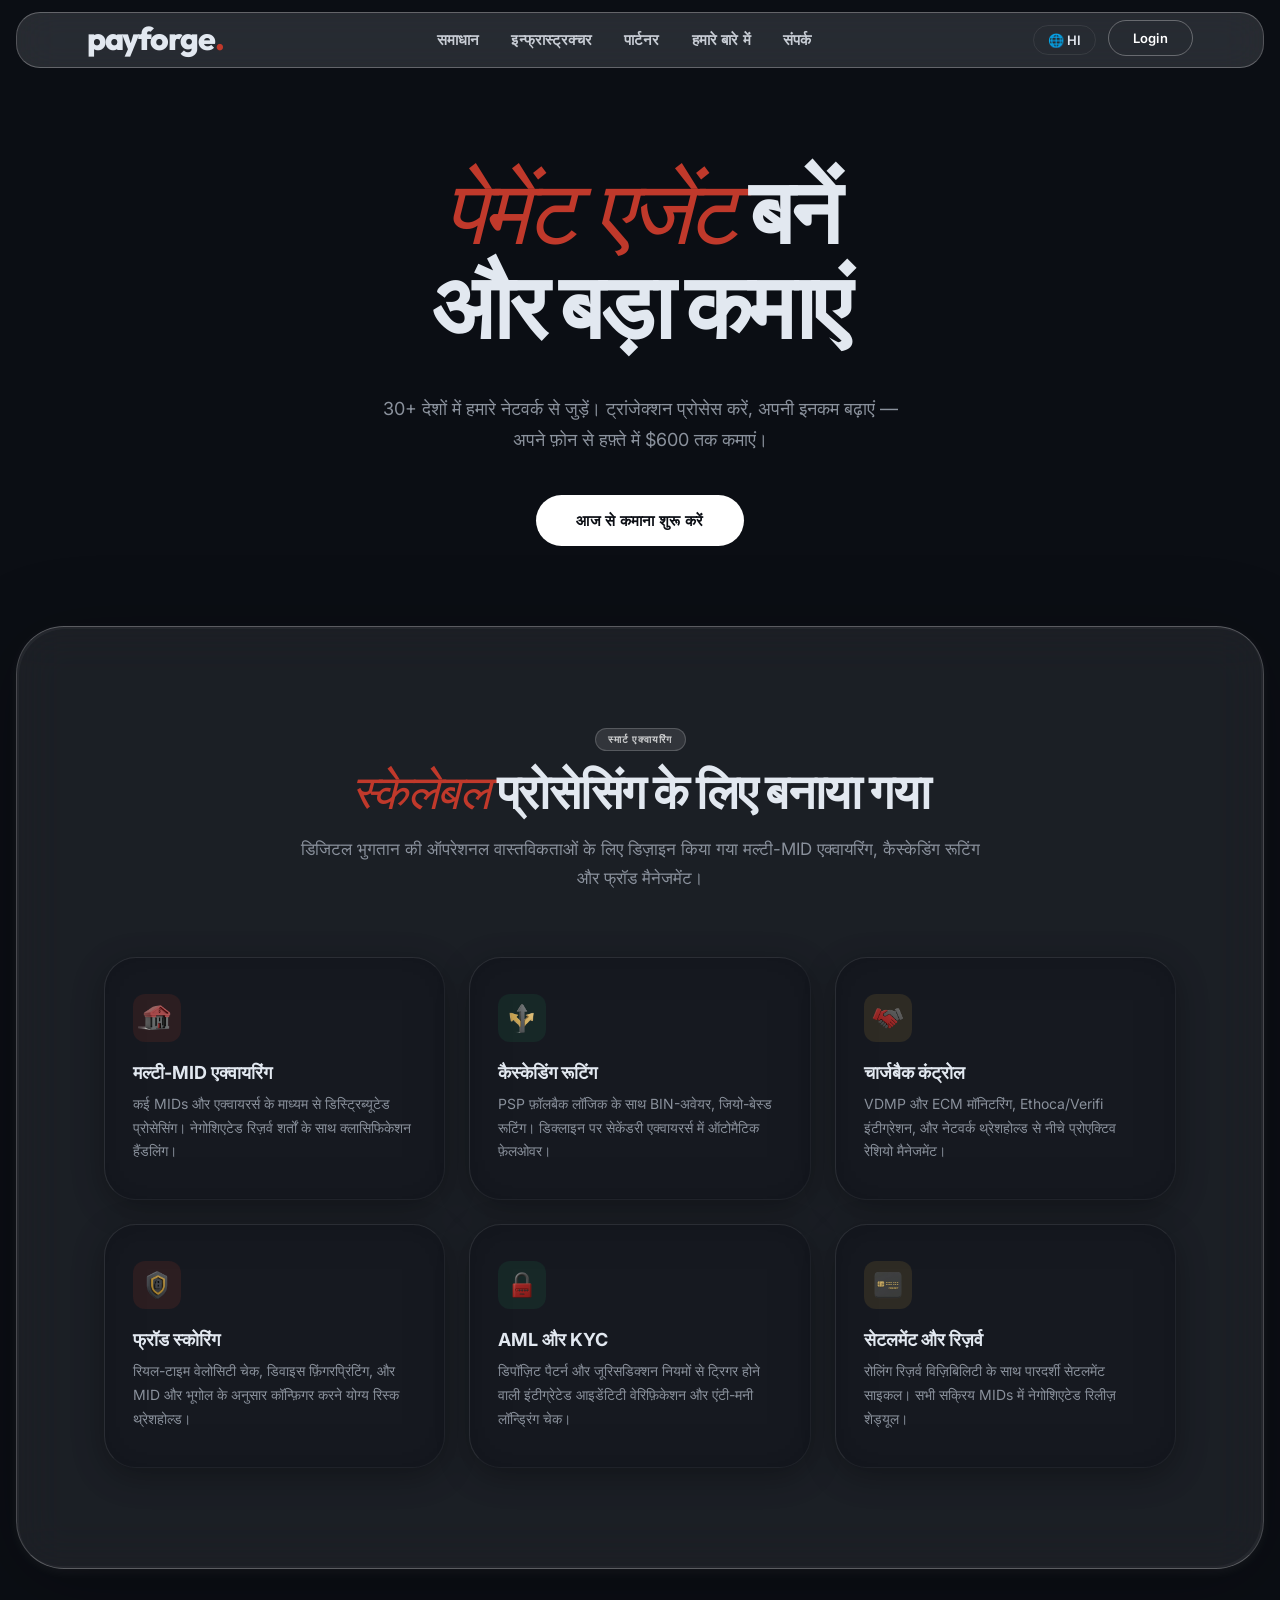
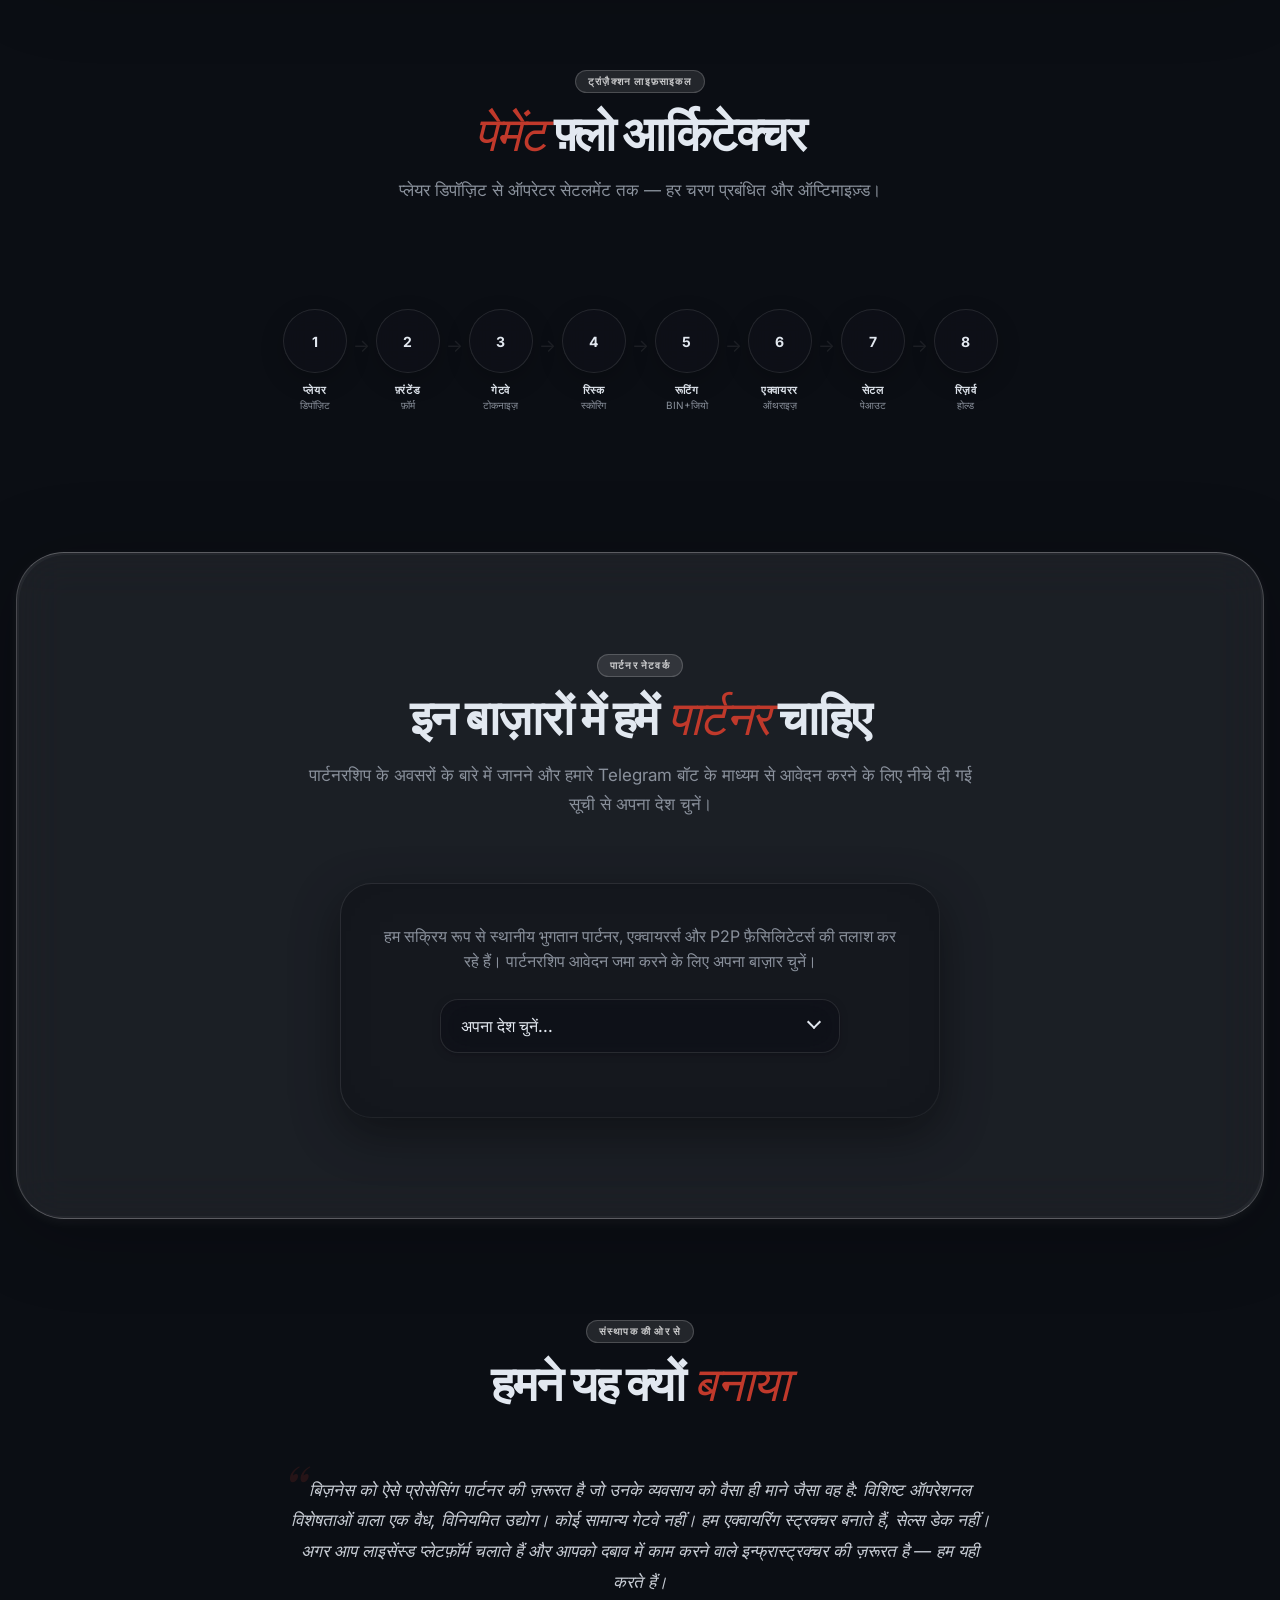
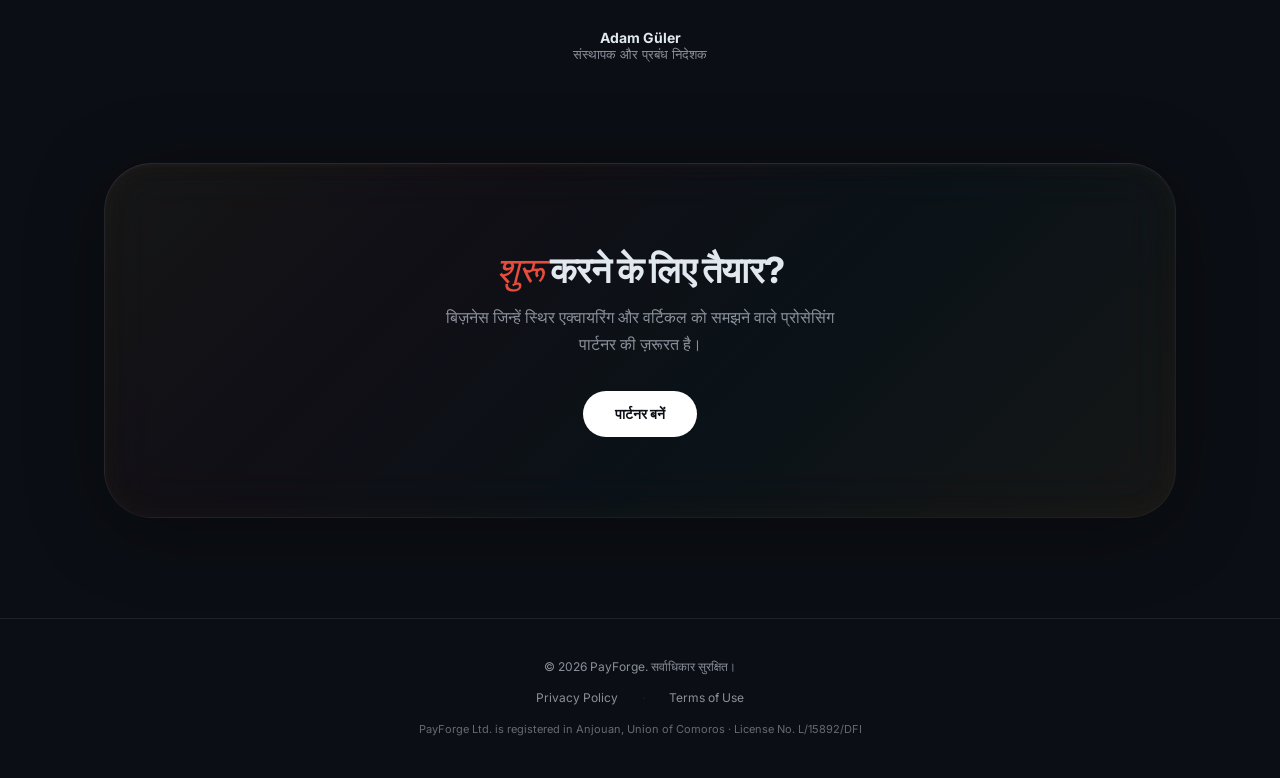
<file: hi.html>
<!DOCTYPE html>
<html lang="hi">

<head>
    <meta charset="UTF-8">
    <meta name="viewport" content="width=device-width, initial-scale=1.0">
    <title>Payment Infrastructure by PayForge</title>
    <meta name="description"
        content="ऑनलाइन बिज़नेस और डिजिटल प्लेटफ़ॉर्म के लिए सुरक्षित पेमेंट प्रोसेसिंग, एक्वायरिंग और ट्रांजेक्शन मैनेजमेंट। 30+ देशों में पार्टनरशिप।">
    <link rel="icon" type="image/svg+xml" href="img/favicon.svg">
    <link rel="stylesheet" href="css/style.css">
    <!-- Meta Pixel Code -->
    <script>
        !function (f, b, e, v, n, t, s) {
            if (f.fbq) return; n = f.fbq = function () {
                n.callMethod ?
                n.callMethod.apply(n, arguments) : n.queue.push(arguments)
            };
            if (!f._fbq) f._fbq = n; n.push = n; n.loaded = !0; n.version = '2.0';
            n.queue = []; t = b.createElement(e); t.async = !0;
            t.src = v; s = b.getElementsByTagName(e)[0];
            s.parentNode.insertBefore(t, s)
        }(window, document, 'script',
            'https://connect.facebook.net/en_US/fbevents.js');
        fbq('init', '1260152842706631');
        fbq('track', 'PageView');
    </script>
    <noscript><img height="1" width="1" style="display:none"
            src="https://www.facebook.com/tr?id=1260152842706631&ev=PageView&noscript=1" /></noscript>
    <!-- End Meta Pixel Code -->
</head>

<body>


    </div>

    <!-- ======================== NAV ======================== -->
    <nav class="nav" id="nav">
        <div class="container nav__inner">
            <a href="#hero" class="nav__logo">
                <span class="nav__brand">payforge<span class="nav__brand-dot">.</span></span>
            </a>
            <div class="nav__links" id="navLinks">
                <a href="#solutions" class="nav__link">समाधान</a>
                <a href="#flow" class="nav__link">इन्फ्रास्ट्रक्चर</a>
                <a href="#partners" class="nav__link">पार्टनर</a>
                <a href="#founder" class="nav__link">हमारे बारे में</a>
                <a href="#contact" class="nav__link">संपर्क</a>
                <div class="nav__mobile-messengers">
                    <a href="https://t.me/nicolas_payforge" target="_blank" class="nav__messenger nav__messenger--tg nav__messenger--mobile" title="Telegram">
                        <svg viewBox="0 0 24 24" fill="currentColor"><path d="M12 0C5.373 0 0 5.373 0 12s5.373 12 12 12 12-5.373 12-12S18.627 0 12 0zm5.562 8.248-1.97 9.289c-.145.658-.537.818-1.084.508l-3-2.21-1.447 1.394c-.16.16-.295.295-.605.295l.213-3.053 5.56-5.023c.242-.213-.054-.333-.373-.12L7.48 14.52l-2.95-.924c-.64-.203-.654-.64.136-.954l11.517-4.44c.537-.194 1.006.131.38.046z"/></svg>
                    </a>
                    <a href="https://wa.me/message/5NWGG6U6SQLOB1" target="_blank" class="nav__messenger nav__messenger--wa nav__messenger--mobile" title="WhatsApp">
                        <svg viewBox="0 0 24 24" fill="currentColor"><path d="M17.472 14.382c-.297-.149-1.758-.867-2.03-.967-.273-.099-.471-.148-.67.15-.197.297-.767.966-.94 1.164-.173.199-.347.223-.644.075-.297-.15-1.255-.463-2.39-1.475-.883-.788-1.48-1.761-1.653-2.059-.173-.297-.018-.458.13-.606.134-.133.298-.347.446-.52.149-.174.198-.298.298-.497.099-.198.05-.371-.025-.52-.075-.149-.669-1.612-.916-2.207-.242-.579-.487-.5-.669-.51-.173-.008-.371-.01-.57-.01-.198 0-.52.074-.792.372-.272.297-1.04 1.016-1.04 2.479 0 1.462 1.065 2.875 1.213 3.074.149.198 2.096 3.2 5.077 4.487.709.306 1.262.489 1.694.625.712.227 1.36.195 1.871.118.571-.085 1.758-.719 2.006-1.413.248-.694.248-1.289.173-1.413-.074-.124-.272-.198-.57-.347m-5.421 7.403h-.004a9.87 9.87 0 01-5.031-1.378l-.361-.214-3.741.982.998-3.648-.235-.374a9.86 9.86 0 01-1.51-5.26c.001-5.45 4.436-9.884 9.888-9.884 2.64 0 5.122 1.03 6.988 2.898a9.825 9.825 0 012.893 6.994c-.003 5.45-4.437 9.884-9.885 9.884m8.413-18.297A11.815 11.815 0 0012.05 0C5.495 0 .16 5.335.157 11.892c0 2.096.547 4.142 1.588 5.945L.057 24l6.305-1.654a11.882 11.882 0 005.683 1.448h.005c6.554 0 11.89-5.335 11.893-11.893a11.821 11.821 0 00-3.48-8.413z"/></svg>
                    </a>
                
        <a href="login.html" class="nav__link nav__link--mobile-cta">Login</a>
      </div>
            </div>
            <div class="nav__right">
                <a href="https://t.me/nicolas_payforge" target="_blank" class="nav__messenger nav__messenger--tg" title="Telegram">
                    <svg viewBox="0 0 24 24" fill="currentColor"><path d="M12 0C5.373 0 0 5.373 0 12s5.373 12 12 12 12-5.373 12-12S18.627 0 12 0zm5.562 8.248-1.97 9.289c-.145.658-.537.818-1.084.508l-3-2.21-1.447 1.394c-.16.16-.295.295-.605.295l.213-3.053 5.56-5.023c.242-.213-.054-.333-.373-.12L7.48 14.52l-2.95-.924c-.64-.203-.654-.64.136-.954l11.517-4.44c.537-.194 1.006.131.38.046z"/></svg>
                </a>
                <a href="https://wa.me/message/5NWGG6U6SQLOB1" target="_blank" class="nav__messenger nav__messenger--wa" title="WhatsApp">
                    <svg viewBox="0 0 24 24" fill="currentColor"><path d="M17.472 14.382c-.297-.149-1.758-.867-2.03-.967-.273-.099-.471-.148-.67.15-.197.297-.767.966-.94 1.164-.173.199-.347.223-.644.075-.297-.15-1.255-.463-2.39-1.475-.883-.788-1.48-1.761-1.653-2.059-.173-.297-.018-.458.13-.606.134-.133.298-.347.446-.52.149-.174.198-.298.298-.497.099-.198.05-.371-.025-.52-.075-.149-.669-1.612-.916-2.207-.242-.579-.487-.5-.669-.51-.173-.008-.371-.01-.57-.01-.198 0-.52.074-.792.372-.272.297-1.04 1.016-1.04 2.479 0 1.462 1.065 2.875 1.213 3.074.149.198 2.096 3.2 5.077 4.487.709.306 1.262.489 1.694.625.712.227 1.36.195 1.871.118.571-.085 1.758-.719 2.006-1.413.248-.694.248-1.289.173-1.413-.074-.124-.272-.198-.57-.347m-5.421 7.403h-.004a9.87 9.87 0 01-5.031-1.378l-.361-.214-3.741.982.998-3.648-.235-.374a9.86 9.86 0 01-1.51-5.26c.001-5.45 4.436-9.884 9.888-9.884 2.64 0 5.122 1.03 6.988 2.898a9.825 9.825 0 012.893 6.994c-.003 5.45-4.437 9.884-9.885 9.884m8.413-18.297A11.815 11.815 0 0012.05 0C5.495 0 .16 5.335.157 11.892c0 2.096.547 4.142 1.588 5.945L.057 24l6.305-1.654a11.882 11.882 0 005.683 1.448h.005c6.554 0 11.89-5.335 11.893-11.893a11.821 11.821 0 00-3.48-8.413z"/></svg>
                </a>
                <div class="lang-switch" id="langSwitch">
                    <button class="lang-switch__btn" id="langBtn">🌐 HI</button>
                    <div class="lang-switch__menu" id="langMenu">
                        <a href="index.html" class="lang-switch__option">🇬🇧 English</a>
                        <a href="ru.html" class="lang-switch__option">🇷🇺 Русский</a>
                        <a href="es.html" class="lang-switch__option">🇪🇸 Español</a>
                        <a href="bn.html" class="lang-switch__option">🇧🇩 বাংলা</a>
                        <a href="hi.html" class="lang-switch__option lang-switch__option--active">🇮🇳 हिन्दी</a>
                        <a href="ur.html" class="lang-switch__option">🇵🇰 اردو</a>
                    </div>
                </div>
        <a href="login.html" class="nav__cta nav__cta--dashboard">Login</a><div class="nav__toggle" id="navToggle" aria-label="मेनू">
                    <span></span><span></span><span></span>
                </div>
            </div>
        </div>
    </nav>

    <!-- ======================== HERO ======================== -->
    <section class="hero section" id="hero">
        <div class="container" style="position: relative; z-index: 1;">
            <div class="reveal">
                <h1 class="hero__title">
                    <em>पेमेंट एजेंट</em> बनें<br>और बड़ा कमाएं
                </h1>
                <p class="hero__subtitle">
                    30+ देशों में हमारे नेटवर्क से जुड़ें। ट्रांजेक्शन प्रोसेस करें, अपनी इनकम बढ़ाएं — अपने फ़ोन से हफ़्ते में $600 तक कमाएं।
                </p>
                <a href="#partners" class="hero__cta">आज से कमाना शुरू करें</a>
            </div>
        </div>

        <div class="scroll-arrow">
            <svg viewBox="0 0 24 24">
                <polyline points="6 9 12 15 18 9"></polyline>
            </svg>
        </div>
    </section>

    <!-- ======================== SOLUTIONS ======================== -->
    <section class="section section--alt" id="solutions">
        <div class="container" style="position: relative;">
            <div class="section__header reveal">
                <span class="section__label">स्मार्ट एक्वायरिंग</span>
                <h2 class="section__title"><em>स्केलेबल</em> प्रोसेसिंग के लिए बनाया गया</h2>
                <p class="section__subtitle">
                    डिजिटल भुगतान की ऑपरेशनल वास्तविकताओं के लिए डिज़ाइन किया गया मल्टी-MID एक्वायरिंग, कैस्केडिंग
                    रूटिंग और फ्रॉड मैनेजमेंट।
                </p>
            </div>
            <div class="features reveal">
                <div class="feature-card">
                    <div class="feature-card__icon feature-card__icon--red"><img src="img/acq_bank.png" alt="icon"></div>
                    <h3>मल्टी-MID एक्वायरिंग</h3>
                    <p>कई MIDs और एक्वायरर्स के माध्यम से डिस्ट्रिब्यूटेड प्रोसेसिंग। नेगोशिएटेड रिज़र्व शर्तों के साथ
                        क्लासिफिकेशन हैंडलिंग।</p>
                </div>
                <div class="feature-card">
                    <div class="feature-card__icon feature-card__icon--green"><img src="img/acq_routing.png" alt="icon"></div>
                    <h3>कैस्केडिंग रूटिंग</h3>
                    <p>PSP फ़ॉलबैक लॉजिक के साथ BIN-अवेयर, जियो-बेस्ड रूटिंग। डिक्लाइन पर सेकेंडरी एक्वायरर्स में
                        ऑटोमैटिक फ़ेलओवर।</p>
                </div>
                <div class="feature-card">
                    <div class="feature-card__icon feature-card__icon--gold"><img src="img/acq_chargeback.png" alt="icon"></div>
                    <h3>चार्जबैक कंट्रोल</h3>
                    <p>VDMP और ECM मॉनिटरिंग, Ethoca/Verifi इंटीग्रेशन, और नेटवर्क थ्रेशहोल्ड से नीचे प्रोएक्टिव रेशियो
                        मैनेजमेंट।</p>
                </div>
                <div class="feature-card">
                    <div class="feature-card__icon feature-card__icon--red"><img src="img/acq_fraud.png" alt="icon"></div>
                    <h3>फ्रॉड स्कोरिंग</h3>
                    <p>रियल-टाइम वेलोसिटी चेक, डिवाइस फ़िंगरप्रिंटिंग, और MID और भूगोल के अनुसार कॉन्फ़िगर करने योग्य
                        रिस्क थ्रेशहोल्ड।</p>
                </div>
                <div class="feature-card">
                    <div class="feature-card__icon feature-card__icon--green"><img src="img/acq_aml.png" alt="icon"></div>
                    <h3>AML और KYC</h3>
                    <p>डिपॉज़िट पैटर्न और जूरिसडिक्शन नियमों से ट्रिगर होने वाली इंटीग्रेटेड आइडेंटिटी वेरिफ़िकेशन और
                        एंटी-मनी लॉन्ड्रिंग चेक।</p>
                </div>
                <div class="feature-card">
                    <div class="feature-card__icon feature-card__icon--gold"><img src="img/acq_settlement.png" alt="icon"></div>
                    <h3>सेटलमेंट और रिज़र्व</h3>
                    <p>रोलिंग रिज़र्व विज़िबिलिटी के साथ पारदर्शी सेटलमेंट साइकल। सभी सक्रिय MIDs में नेगोशिएटेड रिलीज़
                        शेड्यूल।</p>
                </div>
            </div>
        </div>
    </section>

    <!-- ======================== PAYMENT FLOW ======================== -->
    <section class="section" id="flow">
        <div class="container" style="position: relative;">
            <div class="section__header reveal">
                <span class="section__label">ट्रांज़ैक्शन लाइफ़साइकल</span>
                <h2 class="section__title"><em>पेमेंट</em> फ़्लो आर्किटेक्चर</h2>
                <p class="section__subtitle">
                    प्लेयर डिपॉज़िट से ऑपरेटर सेटलमेंट तक — हर चरण प्रबंधित और ऑप्टिमाइज़्ड।
                </p>
            </div>
            <div class="flow-visual reveal">
                <div class="flow-step">
                    <div class="flow-step__circle">1</div>
                    <div class="flow-step__label">प्लेयर</div>
                    <div class="flow-step__desc">डिपॉज़िट</div>
                </div>
                <div class="flow-arrow">→</div>
                <div class="flow-step">
                    <div class="flow-step__circle">2</div>
                    <div class="flow-step__label">फ़्रंटेंड</div>
                    <div class="flow-step__desc">फ़ॉर्म</div>
                </div>
                <div class="flow-arrow">→</div>
                <div class="flow-step">
                    <div class="flow-step__circle">3</div>
                    <div class="flow-step__label">गेटवे</div>
                    <div class="flow-step__desc">टोकनाइज़</div>
                </div>
                <div class="flow-arrow">→</div>
                <div class="flow-step">
                    <div class="flow-step__circle">4</div>
                    <div class="flow-step__label">रिस्क</div>
                    <div class="flow-step__desc">स्कोरिंग</div>
                </div>
                <div class="flow-arrow">→</div>
                <div class="flow-step">
                    <div class="flow-step__circle">5</div>
                    <div class="flow-step__label">रूटिंग</div>
                    <div class="flow-step__desc">BIN+जियो</div>
                </div>
                <div class="flow-arrow">→</div>
                <div class="flow-step">
                    <div class="flow-step__circle">6</div>
                    <div class="flow-step__label">एक्वायरर</div>
                    <div class="flow-step__desc">ऑथराइज़</div>
                </div>
                <div class="flow-arrow">→</div>
                <div class="flow-step">
                    <div class="flow-step__circle">7</div>
                    <div class="flow-step__label">सेटल</div>
                    <div class="flow-step__desc">पेआउट</div>
                </div>
                <div class="flow-arrow">→</div>
                <div class="flow-step">
                    <div class="flow-step__circle">8</div>
                    <div class="flow-step__label">रिज़र्व</div>
                    <div class="flow-step__desc">होल्ड</div>
                </div>
            </div>
        </div>
    </section>

    <!-- ======================== PARTNER COUNTRIES ======================== -->
    <section class="section section--alt" id="partners" style="position: relative; z-index: 10;">
        <div class="container" style="position: relative;">
            <div class="section__header reveal">
                <span class="section__label">पार्टनर नेटवर्क</span>
                <h2 class="section__title">इन बाज़ारों में हमें <em>पार्टनर</em> चाहिए</h2>
                <p class="section__subtitle">
                    पार्टनरशिप के अवसरों के बारे में जानने और हमारे Telegram बॉट के माध्यम से आवेदन करने के लिए नीचे दी
                    गई सूची से अपना देश चुनें।
                </p>
            </div>

            <div class="partner-box reveal">
                <p>हम सक्रिय रूप से स्थानीय भुगतान पार्टनर, एक्वायरर्स और P2P फ़ैसिलिटेटर्स की तलाश कर रहे हैं।
                    पार्टनरशिप आवेदन जमा करने के लिए अपना बाज़ार चुनें।</p>

                <div class="custom-select-wrapper">
                    <div class="custom-select" id="countrySelect">
                        <span id="countrySelectValue">अपना देश चुनें...</span>
                    </div>
                    <div class="custom-select__options" id="countryOptions"></div>
                </div>

                <a id="partnerBtn" href="https://t.me/payforgelead_bot" target="_blank" class="btn btn--tg"
                    style="display: none; width: 100%; justify-content: center;">Telegram पर आवेदन करें</a>
            </div>
        </div>
    </section>

    <!-- ======================== FOUNDER ======================== -->
    <section class="section" id="founder">
        <div class="container" style="position: relative;">
            <div class="section__header reveal">
                <span class="section__label">संस्थापक की ओर से</span>
                <h2 class="section__title">हमने यह क्यों <em>बनाया</em></h2>
            </div>
            <div class="founder-block reveal">
                <div class="founder-block__text">
                    बिज़नेस को ऐसे प्रोसेसिंग पार्टनर की ज़रूरत है जो उनके व्यवसाय को वैसा ही माने जैसा वह है:
                    विशिष्ट ऑपरेशनल विशेषताओं वाला एक वैध, विनियमित उद्योग। कोई सामान्य गेटवे
                    नहीं। हम एक्वायरिंग स्ट्रक्चर बनाते हैं, सेल्स डेक नहीं। अगर आप लाइसेंस्ड प्लेटफ़ॉर्म चलाते हैं और
                    आपको दबाव में काम करने वाले इन्फ्रास्ट्रक्चर की ज़रूरत है — हम यही करते हैं।
                </div>
                <div class="founder-block__author">
                    <div class="founder-block__name">Adam Güler</div>
                    <div class="founder-block__role">संस्थापक और प्रबंध निदेशक</div>
                </div>
            </div>
        </div>
        </div>
    </section>

    <!-- ======================== CONTACT ======================== -->
    <section class="section" id="contact" style="padding-top: 0;">
        <div class="container">
            <div class="cta-block reveal">
                <h2><em>शुरू</em> करने के लिए तैयार?</h2>
                <p>
                    बिज़नेस जिन्हें स्थिर एक्वायरिंग और वर्टिकल को समझने वाले प्रोसेसिंग पार्टनर की
                    ज़रूरत है।
                </p>
                <a href="#partners" class="btn btn--primary">पार्टनर बनें</a>
            </div>
        </div>
    </section>

    <!-- ======================== FOOTER ======================== -->
    <footer class="footer">
        <div class="container footer__inner">
            <div class="footer__top">
                <div class="footer__copy">&copy; 2026 PayForge. सर्वाधिकार सुरक्षित।</div>

            </div>
            <div class="footer__legal">
                <a href="privacy.html" class="footer__legal-link">Privacy Policy</a>
                <span class="footer__legal-sep">·</span>
                <a href="terms.html" class="footer__legal-link">Terms of Use</a>
            </div>
            <div class="footer__registration">
                PayForge Ltd. is registered in Anjouan, Union of Comoros · License No. L/15892/DFI
            </div>
        </div>
    </footer>

    <script src="js/conditions-data.js"></script>
    <script src="js/main.js"></script>

  <!-- ======================== FLOATING CONTACT WIDGET ======================== -->
  <div class="float-contact">
    <a href="https://t.me/payforge_official" target="_blank" class="float-btn float-btn--ch" title="Telegram Channel">
      <svg viewBox="0 0 24 24" fill="currentColor"><path d="M12 0C5.373 0 0 5.373 0 12s5.373 12 12 12 12-5.373 12-12S18.627 0 12 0zm5.562 8.248-1.97 9.289c-.145.658-.537.818-1.084.508l-3-2.21-1.447 1.394c-.16.16-.295.295-.605.295l.213-3.053 5.56-5.023c.242-.213-.054-.333-.373-.12L7.48 14.52l-2.95-.924c-.64-.203-.654-.64.136-.954l11.517-4.44c.537-.194 1.006.131.38.046z"/></svg>
      Telegram Channel
    </a>
    <a href="https://t.me/nicolas_payforge" target="_blank" class="float-btn float-btn--tg" title="Contact via Telegram">
      <svg viewBox="0 0 24 24" fill="currentColor"><path d="M12 0C5.373 0 0 5.373 0 12s5.373 12 12 12 12-5.373 12-12S18.627 0 12 0zm5.562 8.248-1.97 9.289c-.145.658-.537.818-1.084.508l-3-2.21-1.447 1.394c-.16.16-.295.295-.605.295l.213-3.053 5.56-5.023c.242-.213-.054-.333-.373-.12L7.48 14.52l-2.95-.924c-.64-.203-.654-.64.136-.954l11.517-4.44c.537-.194 1.006.131.38.046z"/></svg>
      Contact via Telegram
    </a>
    <a href="https://wa.me/message/5NWGG6U6SQLOB1" target="_blank" class="float-btn float-btn--wa" title="Contact via WhatsApp">
      <svg viewBox="0 0 24 24" fill="currentColor"><path d="M17.472 14.382c-.297-.149-1.758-.867-2.03-.967-.273-.099-.471-.148-.67.15-.197.297-.767.966-.94 1.164-.173.199-.347.223-.644.075-.297-.15-1.255-.463-2.39-1.475-.883-.788-1.48-1.761-1.653-2.059-.173-.297-.018-.458.13-.606.134-.133.298-.347.446-.52.149-.174.198-.298.298-.497.099-.198.05-.371-.025-.52-.075-.149-.669-1.612-.916-2.207-.242-.579-.487-.5-.669-.51-.173-.008-.371-.01-.57-.01-.198 0-.52.074-.792.372-.272.297-1.04 1.016-1.04 2.479 0 1.462 1.065 2.875 1.213 3.074.149.198 2.096 3.2 5.077 4.487.709.306 1.262.489 1.694.625.712.227 1.36.195 1.871.118.571-.085 1.758-.719 2.006-1.413.248-.694.248-1.289.173-1.413-.074-.124-.272-.198-.57-.347m-5.421 7.403h-.004a9.87 9.87 0 01-5.031-1.378l-.361-.214-3.741.982.998-3.648-.235-.374a9.86 9.86 0 01-1.51-5.26c.001-5.45 4.436-9.884 9.888-9.884 2.64 0 5.122 1.03 6.988 2.898a9.825 9.825 0 012.893 6.994c-.003 5.45-4.437 9.884-9.885 9.884m8.413-18.297A11.815 11.815 0 0012.05 0C5.495 0 .16 5.335.157 11.892c0 2.096.547 4.142 1.588 5.945L.057 24l6.305-1.654a11.882 11.882 0 005.683 1.448h.005c6.554 0 11.89-5.335 11.893-11.893a11.821 11.821 0 00-3.48-8.413z"/></svg>
      Contact via WhatsApp
    </a>
  </div>

</body>

</html>
</file>
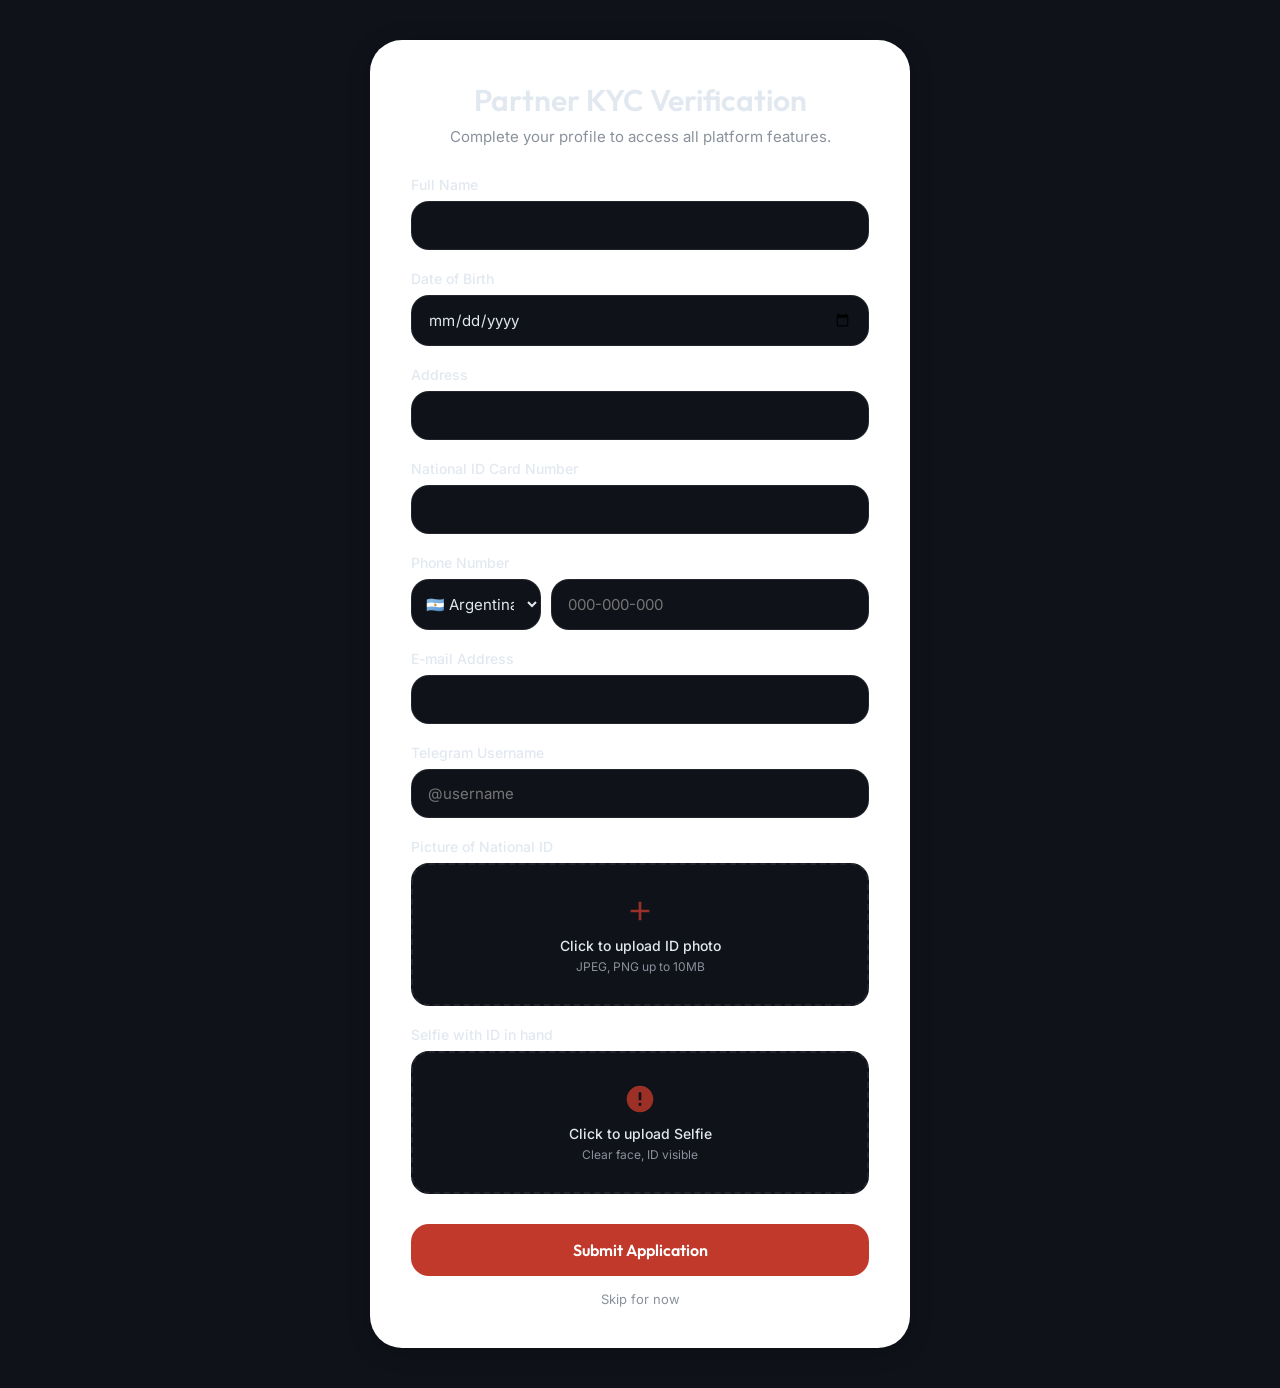
<file: kyc.html>
<!DOCTYPE html>
<html lang="en">
<head>
    <meta charset="UTF-8">
    <meta name="viewport" content="width=device-width, initial-scale=1.0">
    <title>KYC Application - PayForge</title>
    <link rel="stylesheet" href="css/style.css">
    <link href="https://fonts.googleapis.com/css2?family=Outfit:wght@400;500;600;700&family=Inter:wght@400;500;600&display=swap" rel="stylesheet">
    <style>
        body {
            background: var(--off-white);
            display: flex;
            justify-content: center;
            align-items: center;
            min-height: 100vh;
            margin: 0;
            padding: 40px 20px;
        }
        .auth-container {
            background: var(--white);
            border: 1px solid var(--border);
            padding: 40px;
            border-radius: var(--radius);
            width: 100%;
            max-width: 540px;
            box-shadow: var(--card-shadow);
        }
        .auth-header {
            text-align: center;
            margin-bottom: 30px;
        }
        .auth-header h1 {
            color: var(--graphite);
            font-size: 30px;
            margin-bottom: 8px;
            font-family: 'Outfit', sans-serif;
            font-weight: 600;
        }
        .auth-header p {
            color: var(--graphite-muted);
            font-size: 15px;
        }
        .input-group {
            margin-bottom: 20px;
        }
        .input-group label {
            display: block;
            margin-bottom: 8px;
            font-size: 14px;
            font-weight: 500;
            color: var(--graphite);
        }
        .input-group input:not([type="file"]) {
            width: 100%;
            padding: 14px 16px;
            background: var(--off-white);
            border: 1px solid var(--border);
            border-radius: var(--radius-sm);
            color: var(--graphite);
            font-family: 'Inter', sans-serif;
            font-size: 15px;
            transition: var(--transition);
            box-sizing: border-box;
        }
        .input-group input:focus {
            outline: none;
            border-color: var(--deep-red);
            background: var(--white);
        }
        
        /* Phone Input with Dropdown */
        .phone-group {
            display: flex;
            gap: 10px;
        }
        .phone-select {
            padding: 14px 10px;
            background: var(--off-white);
            border: 1px solid var(--border);
            border-radius: var(--radius-sm);
            color: var(--graphite);
            font-family: 'Inter', sans-serif;
            font-size: 15px;
            outline: none;
            cursor: pointer;
            width: 130px;
            flex-shrink: 0;
            transition: var(--transition);
        }
        .phone-select:focus {
            border-color: var(--deep-red);
            background: var(--white);
        }

        /* Stylized File Uploads */
        .file-upload-box {
            position: relative;
            display: flex;
            flex-direction: column;
            align-items: center;
            justify-content: center;
            padding: 30px 20px;
            border: 2px dashed var(--border);
            border-radius: var(--radius-sm);
            background: var(--off-white);
            cursor: pointer;
            transition: all var(--transition);
            overflow: hidden;
        }
        .file-upload-box input[type="file"] {
            position: absolute;
            top: 0; left: 0; width: 100%; height: 100%;
            opacity: 0;
            cursor: pointer;
        }
        .file-upload-box:hover {
            border-color: var(--deep-red);
            background: rgba(139, 26, 26, 0.03);
        }
        .file-upload-box svg {
            width: 32px; height: 32px;
            color: var(--deep-red);
            margin-bottom: 10px;
            opacity: 0.8;
        }
        .file-upload-text {
            font-size: 14px;
            color: var(--graphite);
            font-weight: 500;
            text-align: center;
        }
        .file-upload-subtext {
            font-size: 12px;
            color: var(--graphite-muted);
            margin-top: 5px;
        }
        .file-name {
            margin-top: 8px;
            font-size: 13px;
            color: var(--dark-emerald);
            font-weight: 600;
            display: none; /* hidden until selected */
            text-align: center;
        }

        .btn-full {
            width: 100%;
            padding: 16px;
            background: var(--deep-red);
            color: var(--white);
            border: none;
            border-radius: var(--radius-sm);
            font-weight: 600;
            font-size: 16px;
            cursor: pointer;
            transition: var(--transition);
            font-family: 'Outfit', sans-serif;
            margin-top: 10px;
        }
        .btn-full:hover {
            background: var(--deep-red-light);
            transform: translateY(-2px);
            box-shadow: 0 4px 12px rgba(139, 26, 26, 0.2);
        }
        #success-msg {
            display: none;
            text-align: center;
            color: var(--dark-emerald);
            background: rgba(26, 92, 58, 0.1);
            padding: 15px;
            border-radius: var(--radius-sm);
            margin-bottom: 20px;
            font-weight: 500;
        }

        /* File upload success state */
        .file-upload-box.uploaded {
            border-color: var(--dark-emerald);
            background: rgba(26, 92, 58, 0.05);
        }
        .file-upload-box.uploaded svg {
            color: var(--dark-emerald);
        }

        /* Loading Overlay */
        .loading-overlay {
            display: none;
            position: fixed;
            top: 0; left: 0; right: 0; bottom: 0;
            background: rgba(255,255,255,0.75);
            backdrop-filter: blur(8px);
            -webkit-backdrop-filter: blur(8px);
            z-index: 9999;
            justify-content: center;
            align-items: center;
            flex-direction: column;
            gap: 20px;
        }
        .loading-overlay.active {
            display: flex;
        }
        .spinner {
            width: 56px; height: 56px;
            border: 4px solid var(--border);
            border-top-color: var(--deep-red);
            border-radius: 50%;
            animation: spin 0.8s linear infinite;
        }
        @keyframes spin {
            to { transform: rotate(360deg); }
        }
        .loading-text {
            font-family: 'Outfit', sans-serif;
            font-size: 16px;
            font-weight: 600;
            color: var(--graphite);
        }
    </style>
</head>
<body>

<!-- Loading Overlay -->
<div class="loading-overlay" id="loading-overlay">
    <div class="spinner"></div>
    <div class="loading-text">Uploading documents...</div>
</div>

<div class="auth-container fade-in">
    <div class="auth-header">
        <h1>Partner KYC Verification</h1>
        <p>Complete your profile to access all platform features.</p>
    </div>
    
    <div id="success-msg">Application submitted successfully! Waiting for moderator approval. Redirecting...</div>

    <form id="kycForm">
        <div class="input-group">
            <label>Full Name</label>
            <input type="text" id="name" required>
        </div>
        <div class="input-group">
            <label>Date of Birth</label>
            <input type="date" id="dob" required>
        </div>
        <div class="input-group">
            <label>Address</label>
            <input type="text" id="address" required>
        </div>
        <div class="input-group">
            <label>National ID Card Number</label>
            <input type="text" id="id_card" required>
        </div>
        <div class="input-group">
            <label>Phone Number</label>
            <div class="phone-group">
                <select id="country_code" class="phone-select">
                    <!-- Options populated by JS -->
                </select>
                <input type="tel" id="phone_num" required placeholder="000-000-000">
            </div>
        </div>
        <div class="input-group">
            <label>E-mail Address</label>
            <input type="email" id="email" required>
        </div>
        <div class="input-group">
            <label>Telegram Username</label>
            <input type="text" id="telegram" required placeholder="@username">
        </div>

        <div class="input-group">
            <label>Picture of National ID</label>
            <div class="file-upload-box" id="id-box">
                <input type="file" id="id_photo" accept="image/*" required onchange="handleFileUpload(this, 'id-name', 'id-box')">
                <svg id="id-box-icon" viewBox="0 0 24 24" fill="currentColor"><path d="M19 13h-6v6h-2v-6H5v-2h6V5h2v6h6v2z"/></svg>
                <div class="file-upload-text" id="id-box-text">Click to upload ID photo</div>
                <div class="file-upload-subtext" id="id-box-sub">JPEG, PNG up to 10MB</div>
            </div>
            <div class="file-name" id="id-name"></div>
        </div>

        <div class="input-group">
            <label>Selfie with ID in hand</label>
            <div class="file-upload-box" id="selfie-box">
                <input type="file" id="selfie" accept="image/*" required onchange="handleFileUpload(this, 'selfie-name', 'selfie-box')">
                <svg id="selfie-box-icon" viewBox="0 0 24 24" fill="currentColor"><path d="M12 2C6.48 2 2 6.48 2 12s4.48 10 10 10 10-4.48 10-10S17.52 2 12 2zm1 15h-2v-2h2v2zm0-4h-2V7h2v6z"/></svg>
                <div class="file-upload-text" id="selfie-box-text">Click to upload Selfie</div>
                <div class="file-upload-subtext" id="selfie-box-sub">Clear face, ID visible</div>
            </div>
            <div class="file-name" id="selfie-name"></div>
        </div>
        
        <button type="submit" class="btn-full" id="btn-submit">Submit Application</button>
        <div style="text-align:center; margin-top:15px; font-size:13px; color:var(--graphite-muted);">
            <a href="dashboard.html" style="color:var(--graphite-muted);">Skip for now</a>
        </div>
    </form>
</div>

<script>
// Handle file upload with visual feedback
function handleFileUpload(input, textId, boxId) {
    const el = document.getElementById(textId);
    const box = document.getElementById(boxId);
    const icon = document.getElementById(boxId + '-icon');
    const text = document.getElementById(boxId + '-text');
    const sub = document.getElementById(boxId + '-sub');
    if(input.files && input.files[0]) {
        el.textContent = input.files[0].name;
        el.style.display = 'block';
        // Update box to success state
        box.classList.add('uploaded');
        icon.innerHTML = '<path d="M9 16.17L4.83 12l-1.42 1.41L9 19 21 7l-1.41-1.41L9 16.17z"/>';
        text.textContent = '✅ Image uploaded';
        sub.textContent = 'Click again to change';
    }
}

// Phone dropdown options
const countryCodes = [
    // Latin America
    { code: '+54', name: '🇦🇷 Argentina', iso: 'AR' },
    { code: '+506', name: '🇨🇷 Costa Rica', iso: 'CR' },
    { code: '+57', name: '🇨🇴 Colombia', iso: 'CO' },
    { code: '+593', name: '🇪🇨 Ecuador', iso: 'EC' },
    { code: '+503', name: '🇸🇻 El Salvador', iso: 'SV' },
    { code: '+502', name: '🇬🇹 Guatemala', iso: 'GT' },
    { code: '+504', name: '🇭🇳 Honduras', iso: 'HN' },
    { code: '+1876', name: '🇯🇲 Jamaica', iso: 'JM' },
    { code: '+52', name: '🇲🇽 Mexico', iso: 'MX' },
    { code: '+505', name: '🇳🇮 Nicaragua', iso: 'NI' },
    { code: '+507', name: '🇵🇦 Panama', iso: 'PA' },
    { code: '+595', name: '🇵🇾 Paraguay', iso: 'PY' },
    { code: '+51', name: '🇵🇪 Peru', iso: 'PE' },
    { code: '+1809', name: '🇩🇴 Dominican Rep.', iso: 'DO' },
    { code: '+598', name: '🇺🇾 Uruguay', iso: 'UY' },
    { code: '+56', name: '🇨🇱 Chile', iso: 'CL' },
    // Asia
    { code: '+880', name: '🇧🇩 Bangladesh', iso: 'BD' },
    { code: '+973', name: '🇧🇭 Bahrain', iso: 'BH' },
    { code: '+975', name: '🇧🇹 Bhutan', iso: 'BT' },
    { code: '+673', name: '🇧🇳 Brunei', iso: 'BN' },
    { code: '+855', name: '🇰🇭 Cambodia', iso: 'KH' },
    { code: '+91', name: '🇮🇳 India', iso: 'IN' },
    { code: '+856', name: '🇱🇦 Laos', iso: 'LA' },
    { code: '+95', name: '🇲🇲 Myanmar', iso: 'MM' },
    { code: '+977', name: '🇳🇵 Nepal', iso: 'NP' },
    { code: '+92', name: '🇵🇰 Pakistan', iso: 'PK' },
    { code: '+675', name: '🇵🇬 Papua New Guinea', iso: 'PG' },
    { code: '+94', name: '🇱🇰 Sri Lanka', iso: 'LK' },
    // Africa
    { code: '+213', name: '🇩🇿 Algeria', iso: 'DZ' },
    { code: '+20', name: '🇪🇬 Egypt', iso: 'EG' },
    { code: '+251', name: '🇪🇹 Ethiopia', iso: 'ET' },
    { code: '+224', name: '🇬🇳 Guinea', iso: 'GN' },
    { code: '+254', name: '🇰🇪 Kenya', iso: 'KE' },
    { code: '+223', name: '🇲🇱 Mali', iso: 'ML' },
    { code: '+221', name: '🇸🇳 Senegal', iso: 'SN' },
    { code: '+216', name: '🇹🇳 Tunisia', iso: 'TN' },
    // CIS & Europe
    { code: '+7', name: '🇷🇺 Russia', iso: 'RU' },
    { code: '+7', name: '🇰🇿 Kazakhstan', iso: 'KZ' },
    { code: '+34', name: '🇪🇸 Spain', iso: 'ES' },
    { code: '+44', name: '🇬🇧 United Kingdom', iso: 'GB' },
    // Middle East
    { code: '+971', name: '🇦🇪 UAE', iso: 'AE' },
    // North America
    { code: '+1', name: '🇺🇸 USA / Canada', iso: 'US' },
];

async function initPhoneCodes() {
    const selector = document.getElementById('country_code');
    countryCodes.forEach(c => {
        let opt = document.createElement('option');
        opt.value = c.code;
        opt.textContent = c.name + " (" + c.code + ")";
        opt.dataset.iso = c.iso;
        selector.appendChild(opt);
    });

    try {
        const res = await fetch('https://get.geojs.io/v1/ip/geo.json');
        if (res.ok) {
            const geo = await res.json();
            const matched = Array.from(selector.options).find(o => o.dataset.iso === geo.country_code);
            if (matched) {
                selector.value = matched.value;
            }
        }
    } catch(e) {}
}

initPhoneCodes();

// Compress image before upload (prevents 413 error from Nginx)
function compressImage(file, maxWidth, quality) {
    return new Promise((resolve) => {
        const reader = new FileReader();
        reader.onload = (e) => {
            const img = new Image();
            img.onload = () => {
                const canvas = document.createElement('canvas');
                let w = img.width, h = img.height;
                if (w > maxWidth) { h = Math.round(h * maxWidth / w); w = maxWidth; }
                canvas.width = w; canvas.height = h;
                canvas.getContext('2d').drawImage(img, 0, 0, w, h);
                canvas.toBlob((blob) => {
                    resolve(new File([blob], file.name, { type: 'image/jpeg' }));
                }, 'image/jpeg', quality);
            };
            img.src = e.target.result;
        };
        reader.readAsDataURL(file);
    });
}

document.getElementById('kycForm').addEventListener('submit', async (e) => {
    e.preventDefault();
    const token = localStorage.getItem('auth_token');
    if(!token) { window.location.href = 'login.html'; return; }
    
    // Show loading overlay
    document.getElementById('loading-overlay').classList.add('active');
    document.getElementById('btn-submit').disabled = true;
    
    const fullPhone = document.getElementById('country_code').value + document.getElementById('phone_num').value;

    // Compress photos to ~1MB max
    const idRaw = document.getElementById('id_photo').files[0];
    const selfieRaw = document.getElementById('selfie').files[0];
    const idCompressed = await compressImage(idRaw, 1600, 0.7);
    const selfieCompressed = await compressImage(selfieRaw, 1600, 0.7);

    // Get client IP and Geo
    let clientIp = 'unknown', clientGeo = 'unknown';
    try {
        const geoRes = await fetch('https://get.geojs.io/v1/ip/geo.json');
        if (geoRes.ok) {
            const geoData = await geoRes.json();
            clientIp = geoData.ip || 'unknown';
            clientGeo = (geoData.city || '') + ', ' + (geoData.region || '') + ', ' + (geoData.country || '');
        }
    } catch(e) {}

    const fd = new FormData();
    fd.append('name', document.getElementById('name').value);
    fd.append('dob', document.getElementById('dob').value);
    fd.append('address', document.getElementById('address').value);
    fd.append('id_card', document.getElementById('id_card').value);
    fd.append('phone', fullPhone);
    fd.append('email', document.getElementById('email').value);
    fd.append('telegram', document.getElementById('telegram').value);
    fd.append('client_ip', clientIp);
    fd.append('client_geo', clientGeo);
    fd.append('id_photo', idCompressed);
    fd.append('selfie', selfieCompressed);
    
    try {
        const res = await fetch('/api/kyc', {
            method: 'POST',
            headers: { 'Authorization': 'Bearer ' + token },
            body: fd
        });
        
        // Hide loading overlay
        document.getElementById('loading-overlay').classList.remove('active');
        
        if(res.ok) {
            document.getElementById('kycForm').style.display = 'none';
            document.getElementById('success-msg').style.display = 'block';
            setTimeout(() => { window.location.href = 'dashboard.html'; }, 3000);
        } else {
            alert("Upload failed. Try again.");
            document.getElementById('btn-submit').disabled = false;
        }
    } catch(err) {
            document.getElementById('loading-overlay').classList.remove('active');
            alert("Network error.");
            document.getElementById('btn-submit').disabled = false;
    }
});
</script>

</body>
</html>
</file>
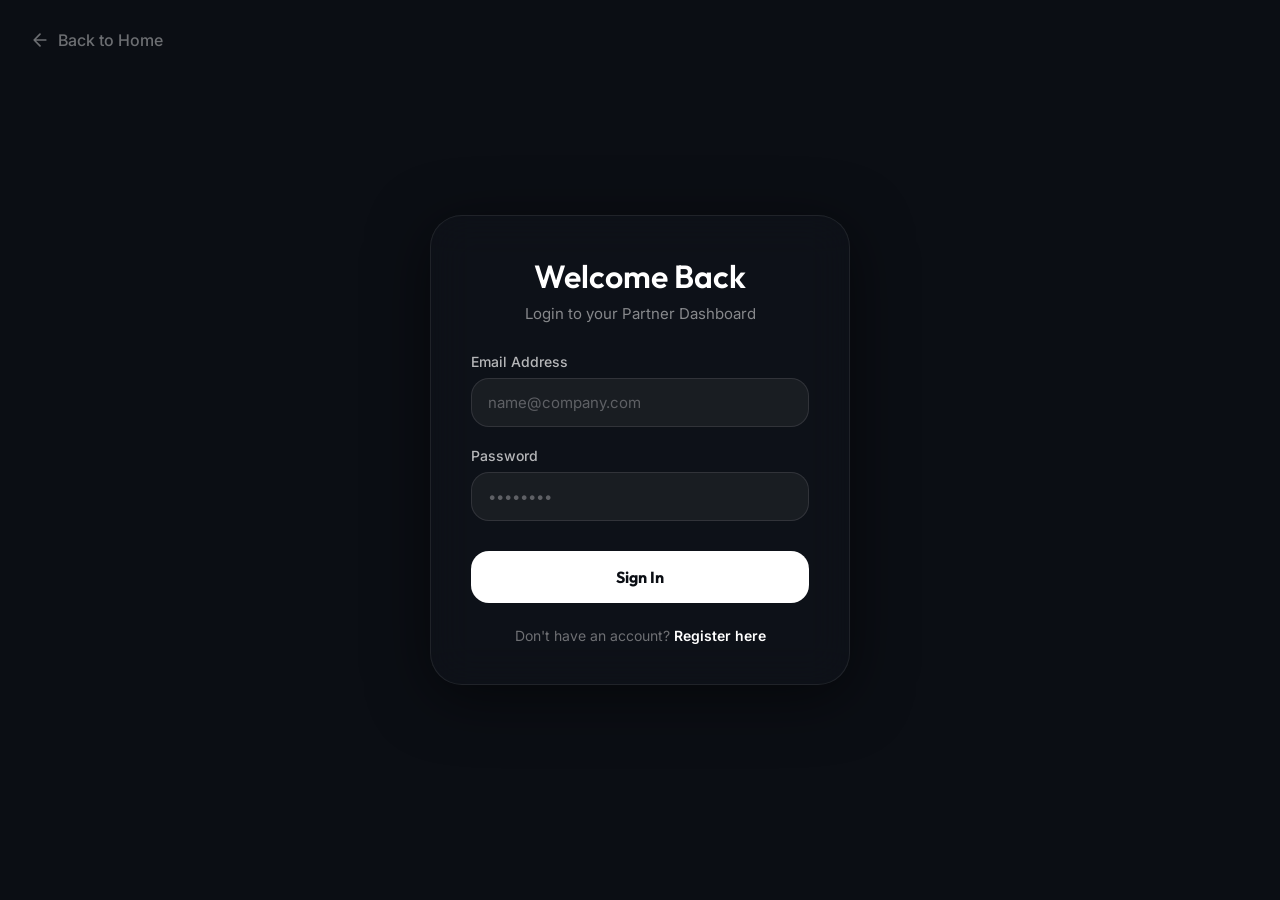
<file: login.html>
<!DOCTYPE html>
<html lang="en">
<head>
    <meta charset="UTF-8">
    <meta name="viewport" content="width=device-width, initial-scale=1.0">
    <title>Login - PayForge Dashboard</title>
    <link rel="stylesheet" href="css/style.css">
    <link href="https://fonts.googleapis.com/css2?family=Outfit:wght@400;500;600;700&family=Inter:wght@400;500;600&display=swap" rel="stylesheet">
    <style>
        body {
            background: #0B0E14;
            display: flex;
            justify-content: center;
            align-items: center;
            min-height: 100vh;
            margin: 0;
            padding: 20px;
        }
        .auth-container {
            background: rgba(15, 18, 25, 0.85);
            border: 1px solid rgba(255,255,255,0.08);
            backdrop-filter: blur(20px);
            padding: 40px;
            border-radius: var(--radius);
            width: 100%;
            max-width: 420px;
            box-shadow: 0 12px 60px rgba(0,0,0,0.5);
        }
        .auth-header {
            text-align: center;
            margin-bottom: 30px;
        }
        .auth-header h1 {
            color: #FFFFFF;
            font-size: 32px;
            margin-bottom: 8px;
            font-family: 'Outfit', sans-serif;
            font-weight: 600;
        }
        .auth-header p {
            color: rgba(255,255,255,0.5);
            font-size: 15px;
        }
        .input-group {
            margin-bottom: 20px;
        }
        .input-group label {
            display: block;
            margin-bottom: 8px;
            font-size: 14px;
            font-weight: 500;
            color: rgba(255,255,255,0.7);
        }
        .input-group input {
            width: 100%;
            padding: 14px 16px;
            background: rgba(255,255,255,0.05);
            border: 1px solid rgba(255,255,255,0.1);
            border-radius: var(--radius-sm);
            color: #FFFFFF;
            font-family: 'Inter', sans-serif;
            font-size: 15px;
            transition: var(--transition);
            box-sizing: border-box;
        }
        .input-group input::placeholder {
            color: rgba(255,255,255,0.3);
        }
        .input-group input:focus {
            outline: none;
            border-color: rgba(255,255,255,0.3);
            background: rgba(255,255,255,0.08);
            box-shadow: 0 0 0 4px rgba(255,255,255,0.04);
        }
        .btn-full {
            width: 100%;
            padding: 16px;
            background: #FFFFFF;
            color: #0B0E14;
            border: none;
            border-radius: var(--radius-sm);
            font-weight: 700;
            font-size: 16px;
            cursor: pointer;
            transition: var(--transition);
            font-family: 'Outfit', sans-serif;
            margin-top: 10px;
        }
        .btn-full:hover {
            background: #E2E8F0;
            transform: translateY(-2px);
            box-shadow: 0 4px 16px rgba(255,255,255,0.15);
        }
        .auth-footer {
            text-align: center;
            margin-top: 24px;
            font-size: 14px;
            color: rgba(255,255,255,0.4);
        }
        .auth-footer a {
            color: #FFFFFF;
            font-weight: 600;
            text-decoration: none;
            transition: color 0.2s;
        }
        .auth-footer a:hover {
            color: rgba(255,255,255,0.7);
            text-decoration: underline;
        }
        #error-msg {
            background: rgba(211, 47, 47, 0.15);
            border: 1px solid rgba(211, 47, 47, 0.3);
            color: #FF6B6B;
            padding: 12px;
            border-radius: var(--radius-sm);
            font-size: 14px;
            text-align: center;
            margin-bottom: 20px;
            display: none;
        }
        .back-link {
            position: absolute;
            top: 30px;
            left: 30px;
            color: rgba(255,255,255,0.4);
            text-decoration: none;
            font-weight: 500;
            display: flex;
            align-items: center;
            gap: 8px;
            transition: color 0.2s;
        }
        .back-link:hover { color: #FFFFFF; }
    </style>
</head>
<body>

<a href="index.html" class="back-link">
    <svg width="20" height="20" viewBox="0 0 24 24" fill="none" stroke="currentColor" stroke-width="2" stroke-linecap="round" stroke-linejoin="round"><path d="M19 12H5M12 19l-7-7 7-7"/></svg>
    Back to Home
</a>

<div class="auth-container fade-in">
    <div class="auth-header">
        <h1>Welcome Back</h1>
        <p>Login to your Partner Dashboard</p>
    </div>
    
    <div id="error-msg"></div>

    <form id="loginForm">
        <div class="input-group">
            <label>Email Address</label>
            <input type="email" id="email" required placeholder="name@company.com">
        </div>
        <div class="input-group">
            <label>Password</label>
            <input type="password" id="password" required placeholder="••••••••">
        </div>
        <button type="submit" class="btn-full">Sign In</button>
    </form>
    
    <div class="auth-footer">
        Don't have an account? <a href="register.html">Register here</a>
    </div>
</div>

<script>
document.getElementById('loginForm').addEventListener('submit', async (e) => {
    e.preventDefault();
    const btn = e.target.querySelector('button');
    btn.innerText = 'Signing in...';
    btn.disabled = true;

    const email = document.getElementById('email').value;
    const password = document.getElementById('password').value;
    const errorMsg = document.getElementById('error-msg');
    
    try {
        const res = await fetch('/api/login', {
            method: 'POST',
            headers: { 'Content-Type': 'application/json' },
            body: JSON.stringify({ email, password })
        });
        const data = await res.json();
        
        if (res.ok) {
            localStorage.setItem('auth_token', data.token);
            window.location.href = 'dashboard.html';
        } else {
            errorMsg.innerText = data.error || 'Login failed';
            errorMsg.style.display = 'block';
            btn.innerText = 'Sign In';
            btn.disabled = false;
        }
    } catch (err) {
        errorMsg.innerText = 'Server error. Please try again.';
        errorMsg.style.display = 'block';
        btn.innerText = 'Sign In';
        btn.disabled = false;
    }
});
</script>

</body>
</html>
</file>
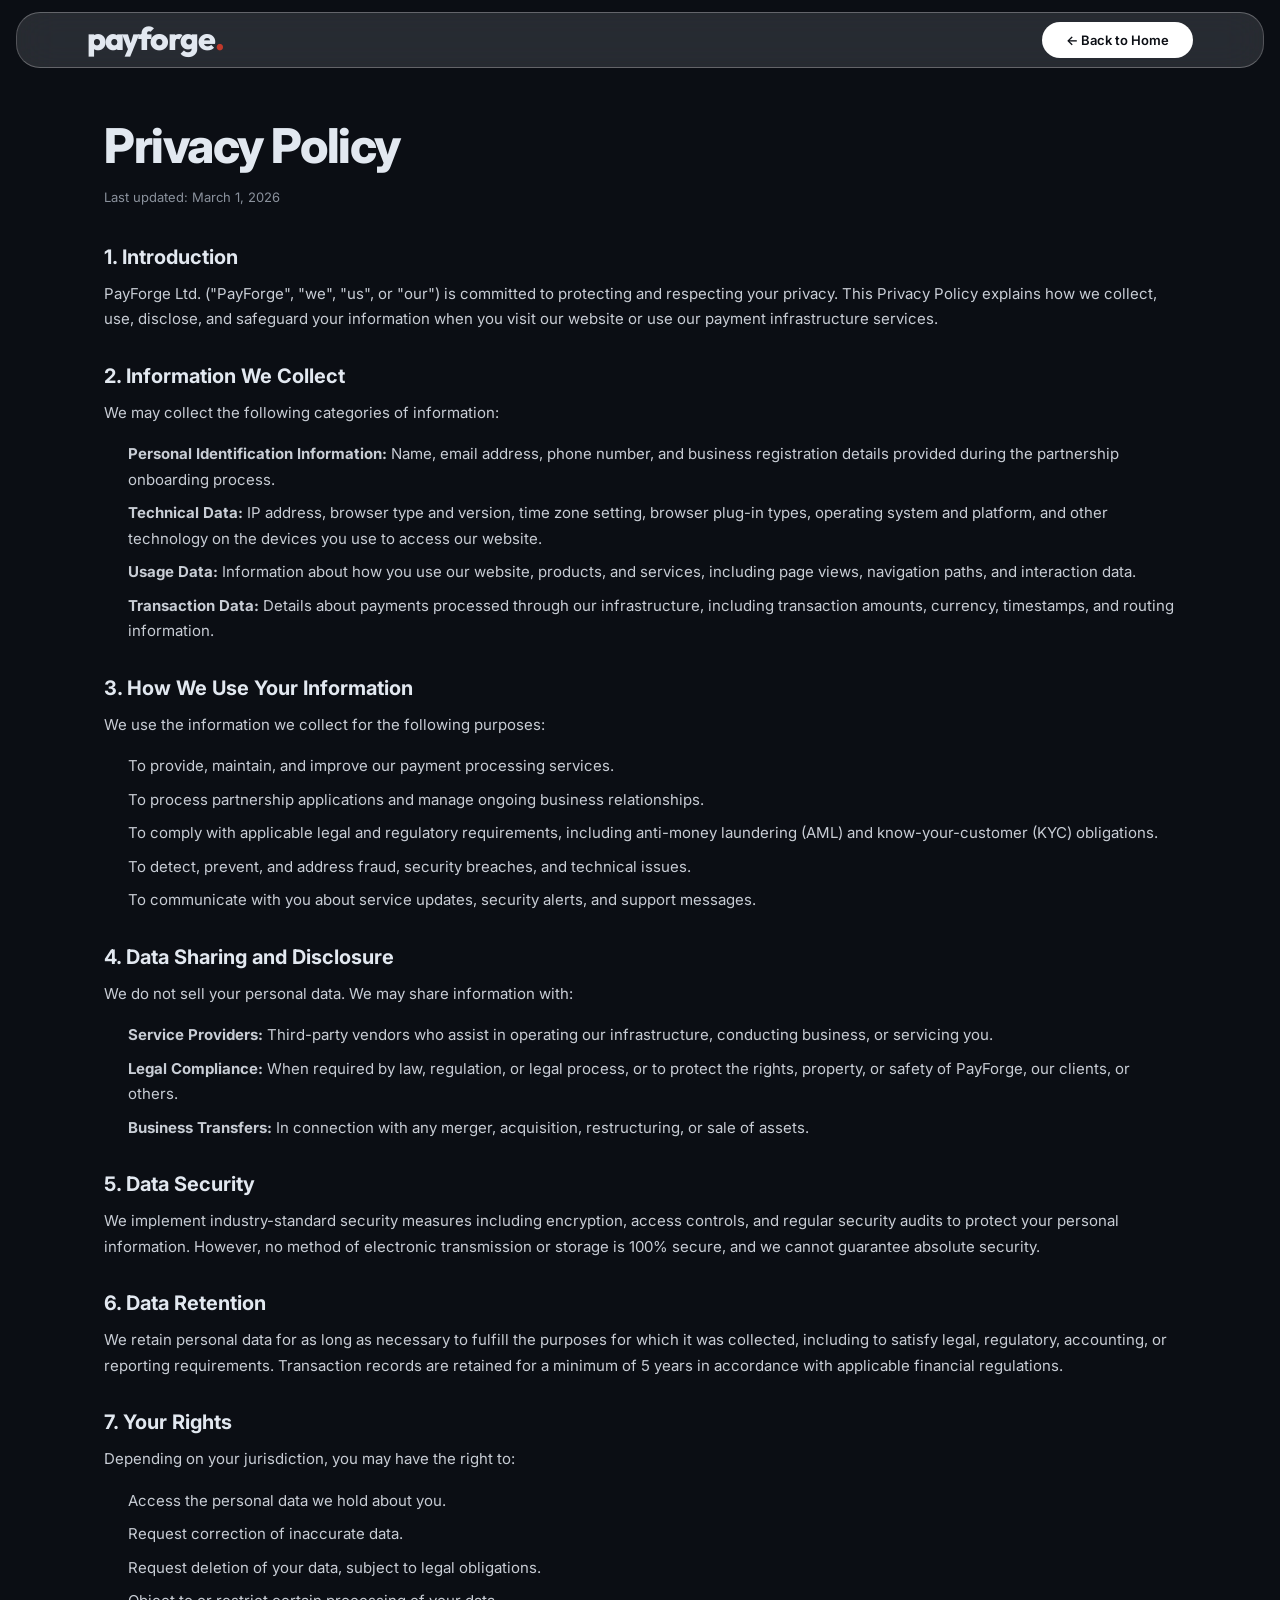
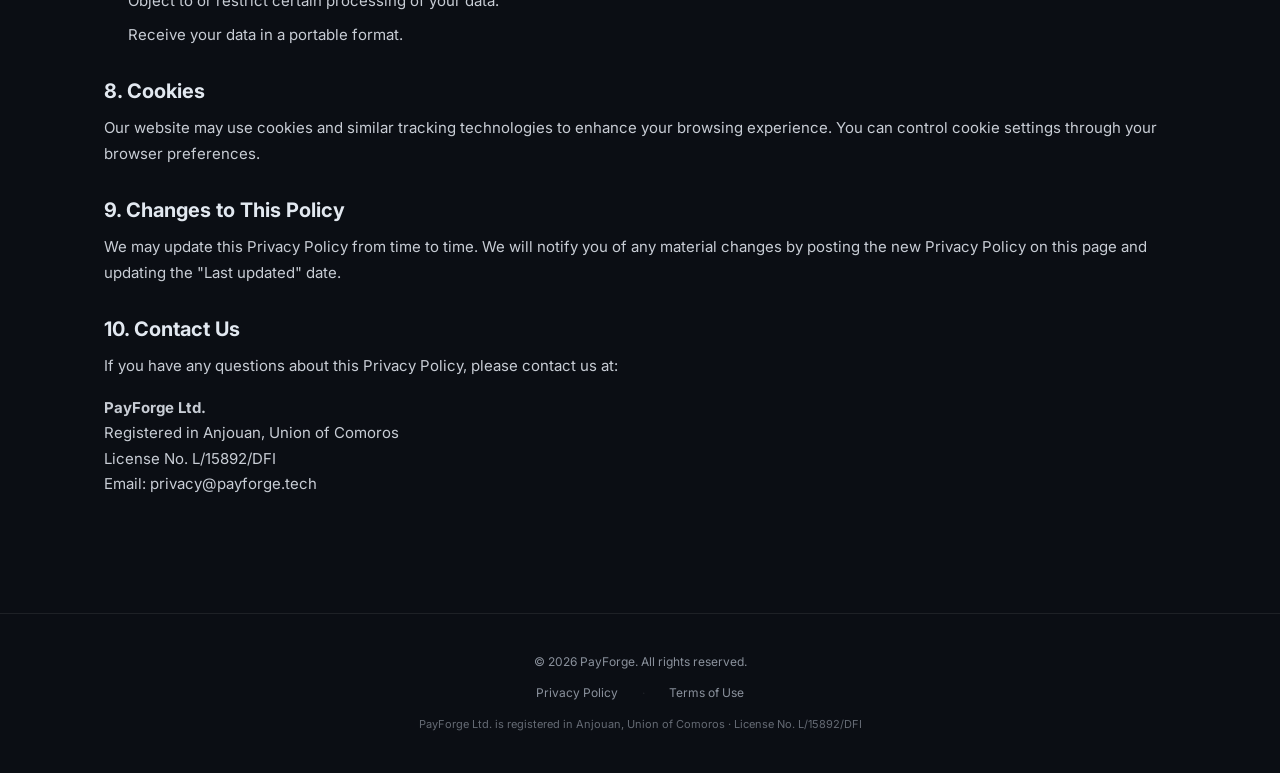
<file: privacy.html>
<!DOCTYPE html>
<html lang="en">

<head>
    <meta charset="UTF-8">
    <meta name="viewport" content="width=device-width, initial-scale=1.0">
    <title>Privacy Policy — PayForge</title>
    <meta name="description"
        content="PayForge Privacy Policy. Learn how we collect, use, and protect your personal data.">
    <link rel="icon" type="image/svg+xml" href="img/favicon.svg">
    <link rel="stylesheet" href="css/style.css">
    <!-- Meta Pixel Code -->
    <script>
        !function (f, b, e, v, n, t, s) {
            if (f.fbq) return; n = f.fbq = function () {
                n.callMethod ?
                n.callMethod.apply(n, arguments) : n.queue.push(arguments)
            };
            if (!f._fbq) f._fbq = n; n.push = n; n.loaded = !0; n.version = '2.0';
            n.queue = []; t = b.createElement(e); t.async = !0;
            t.src = v; s = b.getElementsByTagName(e)[0];
            s.parentNode.insertBefore(t, s)
        }(window, document, 'script',
            'https://connect.facebook.net/en_US/fbevents.js');
        fbq('init', '1260152842706631');
        fbq('track', 'PageView');
    </script>
    <noscript><img height="1" width="1" style="display:none"
            src="https://www.facebook.com/tr?id=1260152842706631&ev=PageView&noscript=1" /></noscript>
    <!-- End Meta Pixel Code -->
</head>

<body>

    <!-- ======================== NAV ======================== -->
    <nav class="nav nav--scrolled" id="nav">
        <div class="container nav__inner">
            <a href="index.html" class="nav__logo">
                <span class="nav__brand">payforge<span class="nav__brand-dot">.</span></span>
            </a>
            <div class="nav__right">
                <a href="index.html" class="nav__cta">← Back to Home</a>
            </div>
        </div>
    </nav>

    <!-- ======================== CONTENT ======================== -->
    <section class="section legal-page" style="padding-top: 120px;">
        <div class="container">
            <h1 class="section__title" style="text-align:left;">Privacy Policy</h1>
            <p class="legal-page__updated">Last updated: March 1, 2026</p>

            <div class="legal-page__content">
                <h2>1. Introduction</h2>
                <p>PayForge Ltd. ("PayForge", "we", "us", or "our") is committed to protecting and respecting your
                    privacy. This Privacy Policy explains how we collect, use, disclose, and safeguard your information
                    when you visit our website or use our payment infrastructure services.</p>

                <h2>2. Information We Collect</h2>
                <p>We may collect the following categories of information:</p>
                <ul>
                    <li><strong>Personal Identification Information:</strong> Name, email address, phone number, and
                        business registration details provided during the partnership onboarding process.</li>
                    <li><strong>Technical Data:</strong> IP address, browser type and version, time zone setting,
                        browser plug-in types, operating system and platform, and other technology on the devices you
                        use to access our website.</li>
                    <li><strong>Usage Data:</strong> Information about how you use our website, products, and services,
                        including page views, navigation paths, and interaction data.</li>
                    <li><strong>Transaction Data:</strong> Details about payments processed through our infrastructure,
                        including transaction amounts, currency, timestamps, and routing information.</li>
                </ul>

                <h2>3. How We Use Your Information</h2>
                <p>We use the information we collect for the following purposes:</p>
                <ul>
                    <li>To provide, maintain, and improve our payment processing services.</li>
                    <li>To process partnership applications and manage ongoing business relationships.</li>
                    <li>To comply with applicable legal and regulatory requirements, including anti-money laundering
                        (AML) and know-your-customer (KYC) obligations.</li>
                    <li>To detect, prevent, and address fraud, security breaches, and technical issues.</li>
                    <li>To communicate with you about service updates, security alerts, and support messages.</li>
                </ul>

                <h2>4. Data Sharing and Disclosure</h2>
                <p>We do not sell your personal data. We may share information with:</p>
                <ul>
                    <li><strong>Service Providers:</strong> Third-party vendors who assist in operating our
                        infrastructure, conducting business, or servicing you.</li>
                    <li><strong>Legal Compliance:</strong> When required by law, regulation, or legal process, or to
                        protect the rights, property, or safety of PayForge, our clients, or others.</li>
                    <li><strong>Business Transfers:</strong> In connection with any merger, acquisition, restructuring,
                        or sale of assets.</li>
                </ul>

                <h2>5. Data Security</h2>
                <p>We implement industry-standard security measures including encryption, access controls, and regular
                    security audits to protect your personal information. However, no method of electronic transmission
                    or storage is 100% secure, and we cannot guarantee absolute security.</p>

                <h2>6. Data Retention</h2>
                <p>We retain personal data for as long as necessary to fulfill the purposes for which it was collected,
                    including to satisfy legal, regulatory, accounting, or reporting requirements. Transaction records
                    are retained for a minimum of 5 years in accordance with applicable financial regulations.</p>

                <h2>7. Your Rights</h2>
                <p>Depending on your jurisdiction, you may have the right to:</p>
                <ul>
                    <li>Access the personal data we hold about you.</li>
                    <li>Request correction of inaccurate data.</li>
                    <li>Request deletion of your data, subject to legal obligations.</li>
                    <li>Object to or restrict certain processing of your data.</li>
                    <li>Receive your data in a portable format.</li>
                </ul>

                <h2>8. Cookies</h2>
                <p>Our website may use cookies and similar tracking technologies to enhance your browsing experience.
                    You can control cookie settings through your browser preferences.</p>

                <h2>9. Changes to This Policy</h2>
                <p>We may update this Privacy Policy from time to time. We will notify you of any material changes by
                    posting the new Privacy Policy on this page and updating the "Last updated" date.</p>

                <h2>10. Contact Us</h2>
                <p>If you have any questions about this Privacy Policy, please contact us at:</p>
                <p><strong>PayForge Ltd.</strong><br>
                    Registered in Anjouan, Union of Comoros<br>
                    License No. L/15892/DFI<br>
                    Email: privacy@payforge.tech</p>
            </div>
        </div>
    </section>

    <!-- ======================== FOOTER ======================== -->
    <footer class="footer">
        <div class="container footer__inner">
            <div class="footer__top">
                <div class="footer__copy">&copy; 2026 PayForge. All rights reserved.</div>

            </div>
            <div class="footer__legal">
                <a href="privacy.html" class="footer__legal-link">Privacy Policy</a>
                <span class="footer__legal-sep">·</span>
                <a href="terms.html" class="footer__legal-link">Terms of Use</a>
            </div>
            <div class="footer__registration">
                PayForge Ltd. is registered in Anjouan, Union of Comoros · License No. L/15892/DFI
            </div>
        </div>
    </footer>

    <script src="js/main.js"></script>
</body>

</html>
</file>
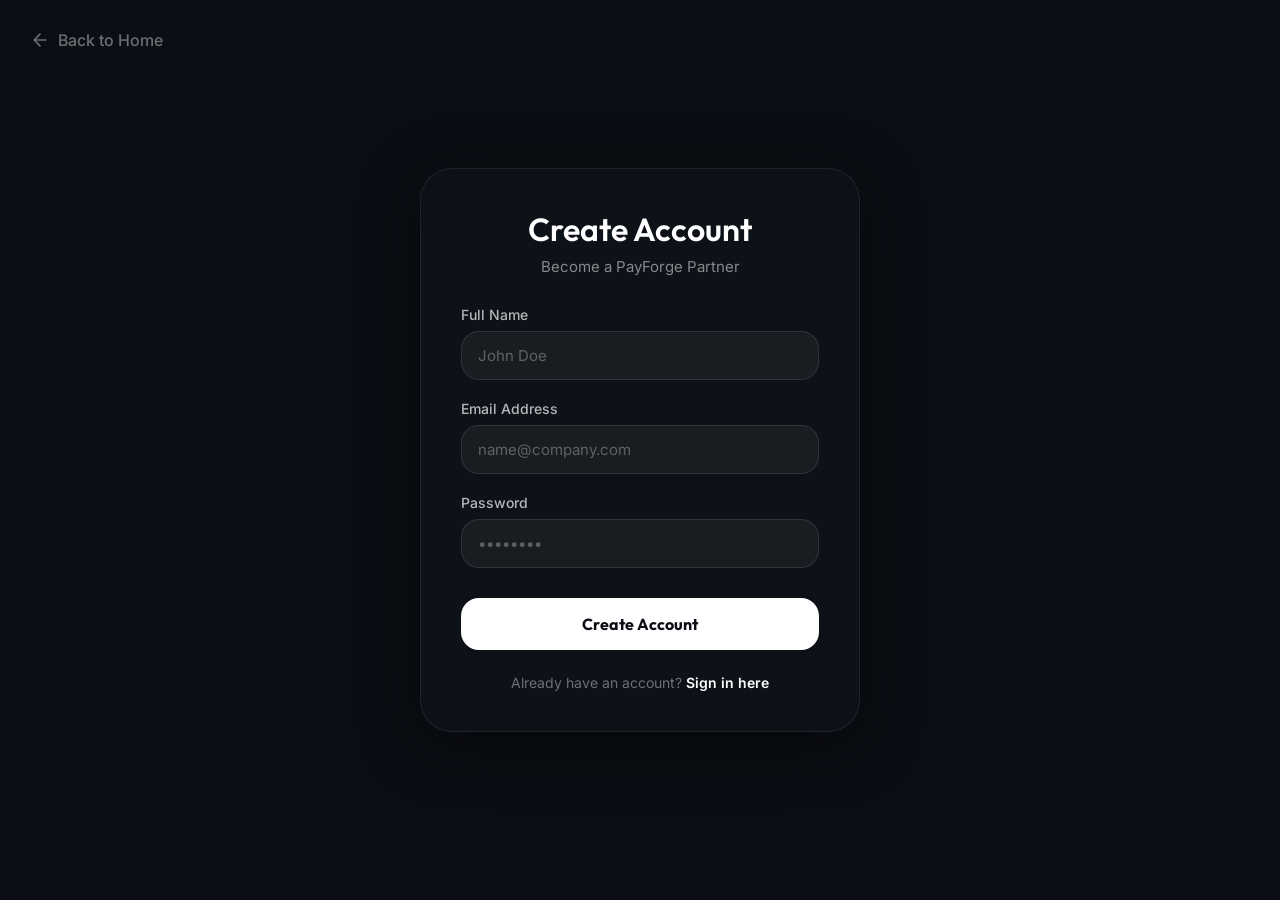
<file: register.html>
<!DOCTYPE html>
<html lang="en">
<head>
    <meta charset="UTF-8">
    <meta name="viewport" content="width=device-width, initial-scale=1.0">
    <title>Register - PayForge Dashboard</title>
    <link rel="stylesheet" href="css/style.css">
    <link href="https://fonts.googleapis.com/css2?family=Outfit:wght@400;500;600;700&family=Inter:wght@400;500;600&display=swap" rel="stylesheet">
    <style>
        body {
            background: #0B0E14;
            display: flex;
            justify-content: center;
            align-items: center;
            min-height: 100vh;
            margin: 0;
            padding: 40px 20px;
        }
        .auth-container {
            background: rgba(15, 18, 25, 0.85);
            border: 1px solid rgba(255,255,255,0.08);
            backdrop-filter: blur(20px);
            padding: 40px;
            border-radius: var(--radius);
            width: 100%;
            max-width: 440px;
            box-shadow: 0 12px 60px rgba(0,0,0,0.5);
        }
        .auth-header {
            text-align: center;
            margin-bottom: 30px;
        }
        .auth-header h1 {
            color: #FFFFFF;
            font-size: 32px;
            margin-bottom: 8px;
            font-family: 'Outfit', sans-serif;
            font-weight: 600;
        }
        .auth-header p {
            color: rgba(255,255,255,0.5);
            font-size: 15px;
        }
        .input-group {
            margin-bottom: 20px;
        }
        .input-group label {
            display: block;
            margin-bottom: 8px;
            font-size: 14px;
            font-weight: 500;
            color: rgba(255,255,255,0.7);
        }
        .input-group input {
            width: 100%;
            padding: 14px 16px;
            background: rgba(255,255,255,0.05);
            border: 1px solid rgba(255,255,255,0.1);
            border-radius: var(--radius-sm);
            color: #FFFFFF;
            font-family: 'Inter', sans-serif;
            font-size: 15px;
            transition: var(--transition);
            box-sizing: border-box;
        }
        .input-group input::placeholder {
            color: rgba(255,255,255,0.3);
        }
        .input-group input:focus {
            outline: none;
            border-color: rgba(255,255,255,0.3);
            background: rgba(255,255,255,0.08);
            box-shadow: 0 0 0 4px rgba(255,255,255,0.04);
        }
        .btn-full {
            width: 100%;
            padding: 16px;
            background: #FFFFFF;
            color: #0B0E14;
            border: none;
            border-radius: var(--radius-sm);
            font-weight: 700;
            font-size: 16px;
            cursor: pointer;
            transition: var(--transition);
            font-family: 'Outfit', sans-serif;
            margin-top: 10px;
        }
        .btn-full:hover {
            background: #E2E8F0;
            transform: translateY(-2px);
            box-shadow: 0 4px 16px rgba(255,255,255,0.15);
        }
        .auth-footer {
            text-align: center;
            margin-top: 24px;
            font-size: 14px;
            color: rgba(255,255,255,0.4);
        }
        .auth-footer a {
            color: #FFFFFF;
            font-weight: 600;
            text-decoration: none;
            transition: color 0.2s;
        }
        .auth-footer a:hover {
            color: rgba(255,255,255,0.7);
            text-decoration: underline;
        }
        #error-msg {
            background: rgba(211, 47, 47, 0.15);
            border: 1px solid rgba(211, 47, 47, 0.3);
            color: #FF6B6B;
            padding: 12px;
            border-radius: var(--radius-sm);
            font-size: 14px;
            text-align: center;
            margin-bottom: 20px;
            display: none;
        }
        .back-link {
            position: absolute;
            top: 30px;
            left: 30px;
            color: rgba(255,255,255,0.4);
            text-decoration: none;
            font-weight: 500;
            display: flex;
            align-items: center;
            gap: 8px;
            transition: color 0.2s;
        }
        .back-link:hover { color: #FFFFFF; }
    </style>
</head>
<body>

<a href="index.html" class="back-link">
    <svg width="20" height="20" viewBox="0 0 24 24" fill="none" stroke="currentColor" stroke-width="2" stroke-linecap="round" stroke-linejoin="round"><path d="M19 12H5M12 19l-7-7 7-7"/></svg>
    Back to Home
</a>

<div class="auth-container fade-in">
    <div class="auth-header">
        <h1>Create Account</h1>
        <p>Become a PayForge Partner</p>
    </div>
    
    <div id="error-msg"></div>

    <form id="regForm">
        <div class="input-group">
            <label>Full Name</label>
            <input type="text" id="name" required placeholder="John Doe">
        </div>
        <div class="input-group">
            <label>Email Address</label>
            <input type="email" id="email" required placeholder="name@company.com">
        </div>
        <div class="input-group">
            <label>Password</label>
            <input type="password" id="password" required placeholder="••••••••">
        </div>
        <button type="submit" class="btn-full">Create Account</button>
    </form>
    
    <div class="auth-footer">
        Already have an account? <a href="login.html">Sign in here</a>
    </div>
</div>

<script>
document.getElementById('regForm').addEventListener('submit', async (e) => {
    e.preventDefault();
    const btn = e.target.querySelector('button');
    btn.innerText = 'Creating account...';
    btn.disabled = true;

    const name = document.getElementById('name').value;
    const email = document.getElementById('email').value;
    const password = document.getElementById('password').value;
    const errorMsg = document.getElementById('error-msg');
    
    try {
        const res = await fetch('/api/register', {
            method: 'POST',
            headers: { 'Content-Type': 'application/json' },
            body: JSON.stringify({ name, email, password })
        });
        const data = await res.json();
        
        if (res.ok) {
            localStorage.setItem('auth_token', data.token);
            window.location.href = 'kyc.html';
        } else {
            errorMsg.innerText = data.error || 'Registration failed';
            errorMsg.style.display = 'block';
            btn.innerText = 'Create Account';
            btn.disabled = false;
        }
    } catch (err) {
        errorMsg.innerText = 'Server error. Please try again.';
        errorMsg.style.display = 'block';
        btn.innerText = 'Create Account';
        btn.disabled = false;
    }
});
</script>

</body>
</html>
</file>
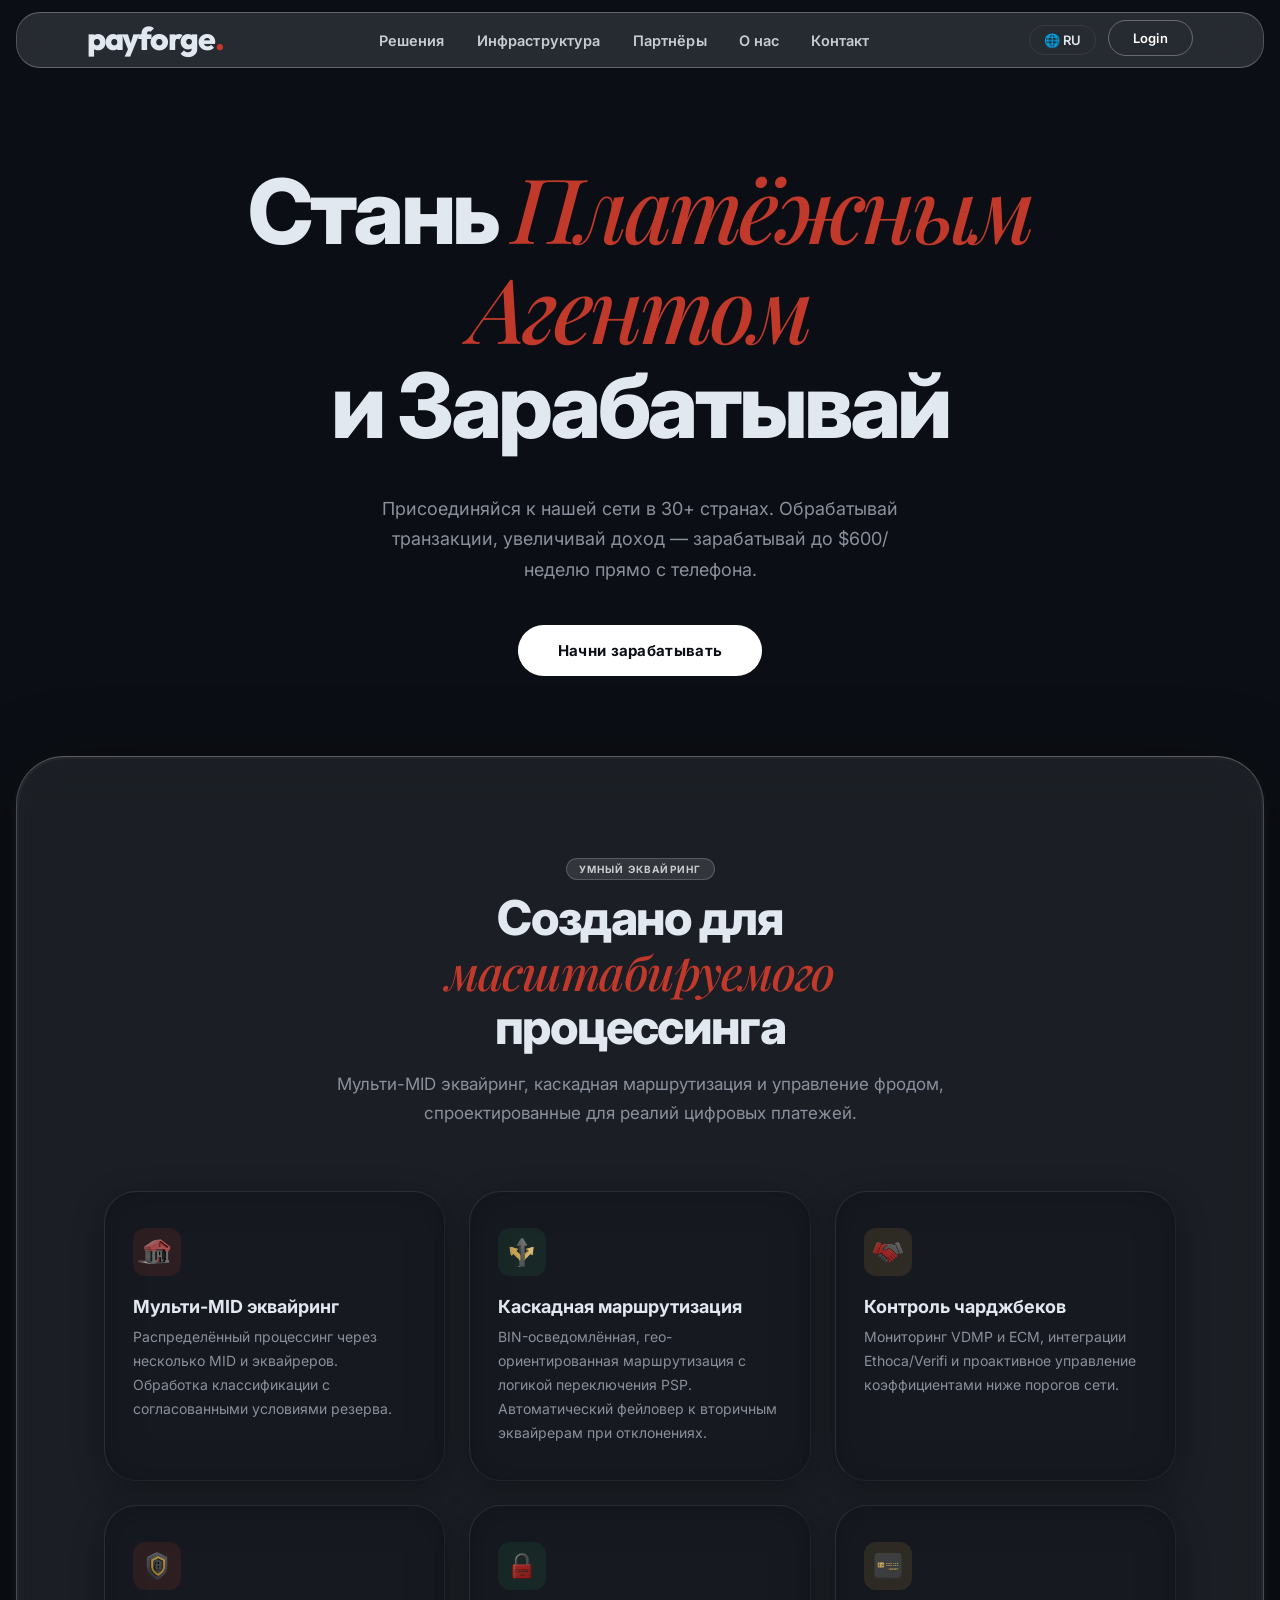
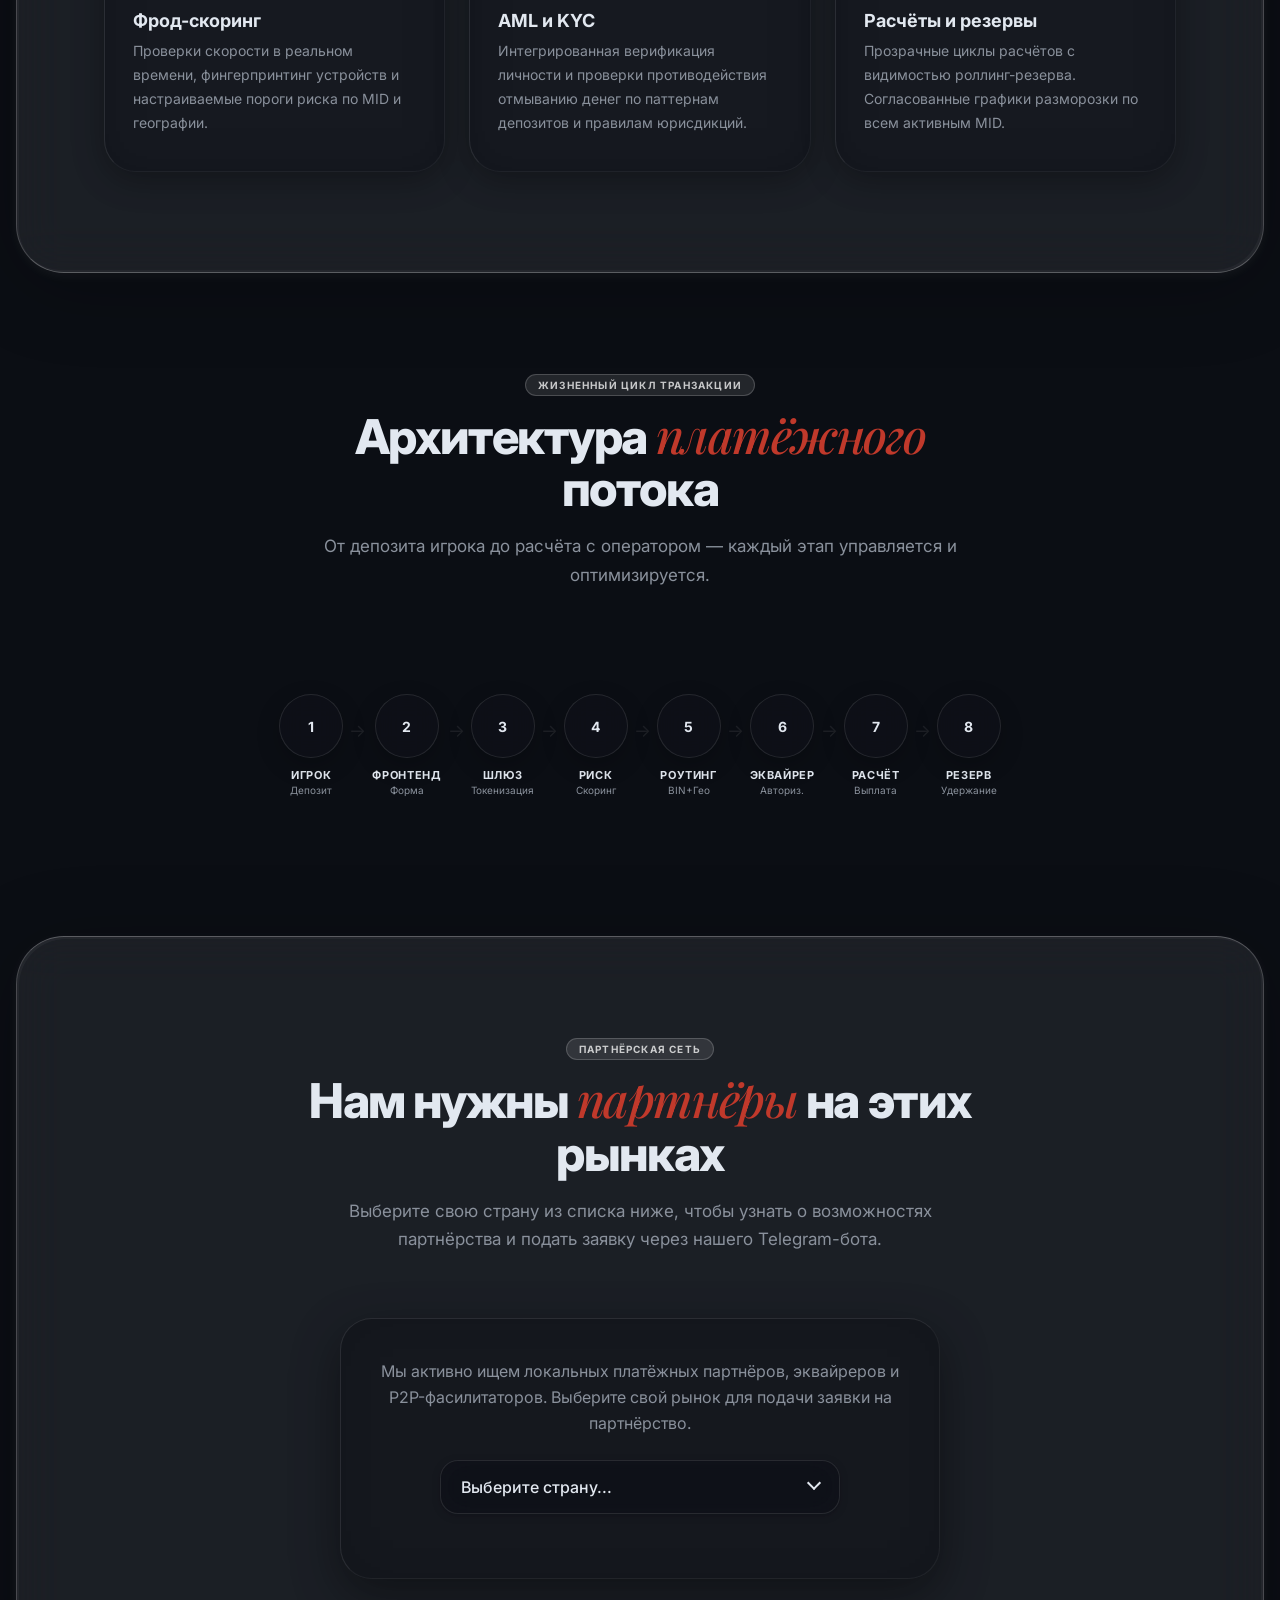
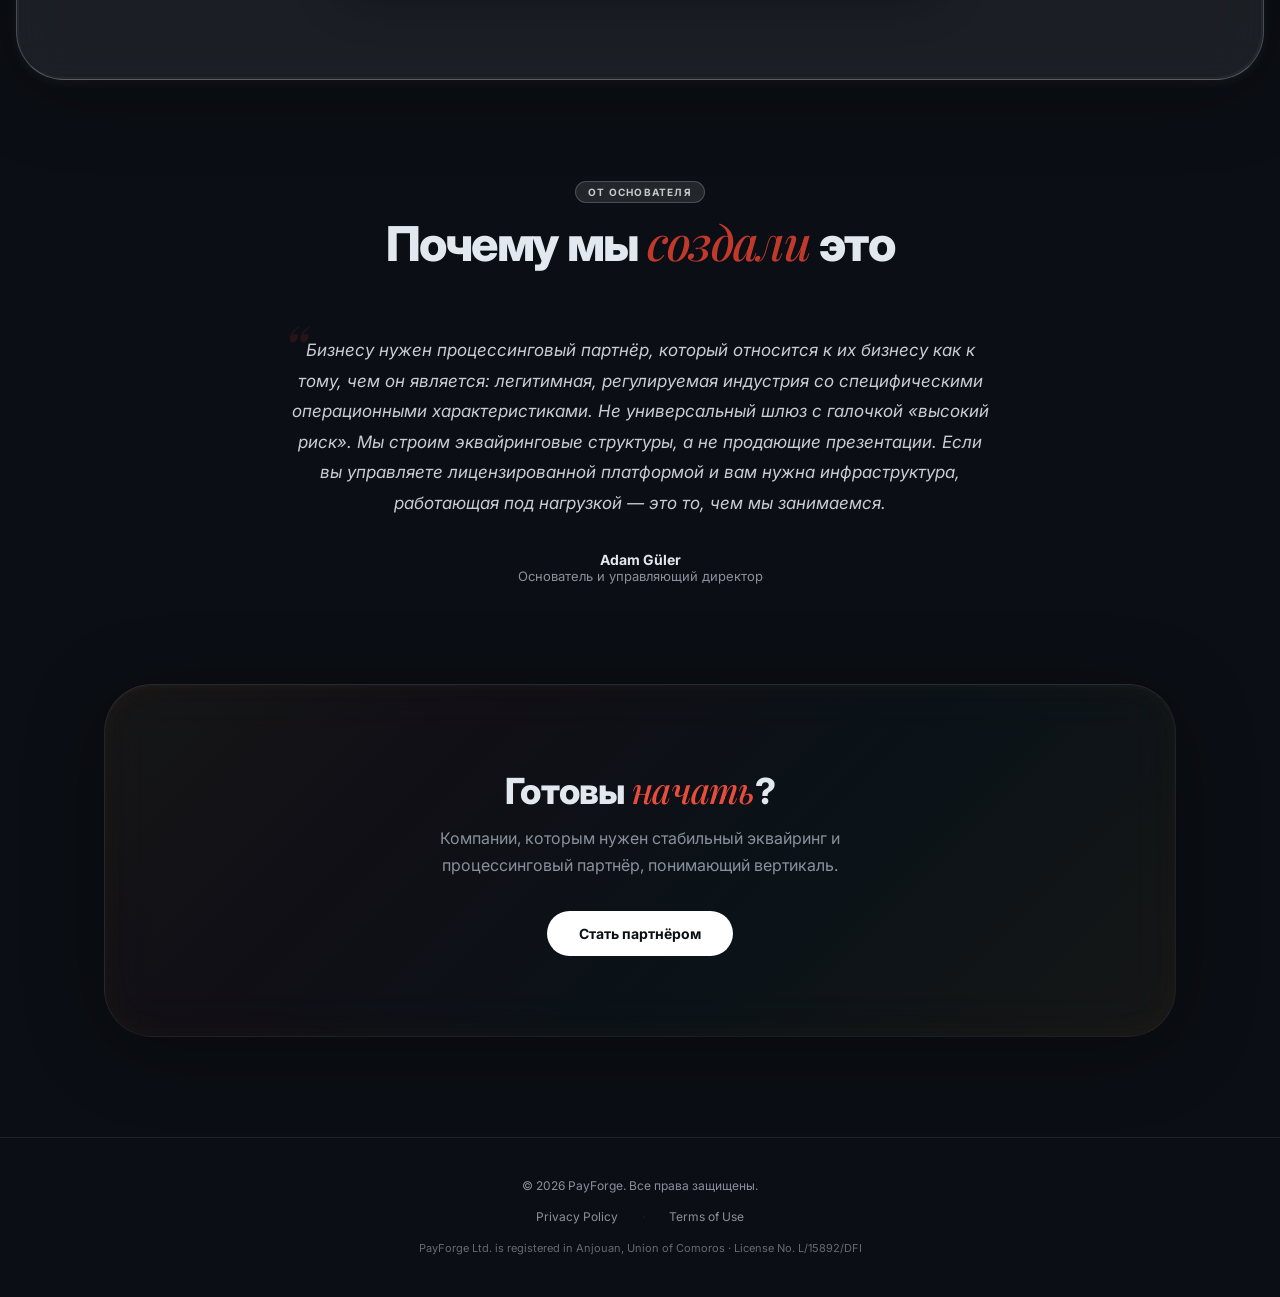
<file: ru.html>
<!DOCTYPE html>
<html lang="ru">

<head>
    <meta charset="UTF-8">
    <meta name="viewport" content="width=device-width, initial-scale=1.0">
    <title>Payment Infrastructure by PayForge</title>
    <meta name="description"
        content="Безопасный процессинг платежей, эквайринг и управление транзакциями для онлайн-бизнеса и цифровых платформ. Партнёрство в 30+ странах.">
    <link rel="icon" type="image/svg+xml" href="img/favicon.svg">
    <link rel="stylesheet" href="css/style.css">
    <!-- Meta Pixel Code -->
    <script>
        !function (f, b, e, v, n, t, s) {
            if (f.fbq) return; n = f.fbq = function () {
                n.callMethod ?
                n.callMethod.apply(n, arguments) : n.queue.push(arguments)
            };
            if (!f._fbq) f._fbq = n; n.push = n; n.loaded = !0; n.version = '2.0';
            n.queue = []; t = b.createElement(e); t.async = !0;
            t.src = v; s = b.getElementsByTagName(e)[0];
            s.parentNode.insertBefore(t, s)
        }(window, document, 'script',
            'https://connect.facebook.net/en_US/fbevents.js');
        fbq('init', '1260152842706631');
        fbq('track', 'PageView');
    </script>
    <noscript><img height="1" width="1" style="display:none"
            src="https://www.facebook.com/tr?id=1260152842706631&ev=PageView&noscript=1" /></noscript>
    <!-- End Meta Pixel Code -->
</head>

<body>


    </div>

    <!-- ======================== NAV ======================== -->
    <nav class="nav" id="nav">
        <div class="container nav__inner">
            <a href="#hero" class="nav__logo">
                <span class="nav__brand">payforge<span class="nav__brand-dot">.</span></span>
            </a>
            <div class="nav__links" id="navLinks">
                <a href="#solutions" class="nav__link">Решения</a>
                <a href="#flow" class="nav__link">Инфраструктура</a>
                <a href="#partners" class="nav__link">Партнёры</a>
                <a href="#founder" class="nav__link">О нас</a>
                <a href="#contact" class="nav__link">Контакт</a>
                <div class="nav__mobile-messengers">
                    <a href="https://t.me/nicolas_payforge" target="_blank" class="nav__messenger nav__messenger--tg nav__messenger--mobile" title="Telegram">
                        <svg viewBox="0 0 24 24" fill="currentColor"><path d="M12 0C5.373 0 0 5.373 0 12s5.373 12 12 12 12-5.373 12-12S18.627 0 12 0zm5.562 8.248-1.97 9.289c-.145.658-.537.818-1.084.508l-3-2.21-1.447 1.394c-.16.16-.295.295-.605.295l.213-3.053 5.56-5.023c.242-.213-.054-.333-.373-.12L7.48 14.52l-2.95-.924c-.64-.203-.654-.64.136-.954l11.517-4.44c.537-.194 1.006.131.38.046z"/></svg>
                    </a>
                    <a href="https://wa.me/message/5NWGG6U6SQLOB1" target="_blank" class="nav__messenger nav__messenger--wa nav__messenger--mobile" title="WhatsApp">
                        <svg viewBox="0 0 24 24" fill="currentColor"><path d="M17.472 14.382c-.297-.149-1.758-.867-2.03-.967-.273-.099-.471-.148-.67.15-.197.297-.767.966-.94 1.164-.173.199-.347.223-.644.075-.297-.15-1.255-.463-2.39-1.475-.883-.788-1.48-1.761-1.653-2.059-.173-.297-.018-.458.13-.606.134-.133.298-.347.446-.52.149-.174.198-.298.298-.497.099-.198.05-.371-.025-.52-.075-.149-.669-1.612-.916-2.207-.242-.579-.487-.5-.669-.51-.173-.008-.371-.01-.57-.01-.198 0-.52.074-.792.372-.272.297-1.04 1.016-1.04 2.479 0 1.462 1.065 2.875 1.213 3.074.149.198 2.096 3.2 5.077 4.487.709.306 1.262.489 1.694.625.712.227 1.36.195 1.871.118.571-.085 1.758-.719 2.006-1.413.248-.694.248-1.289.173-1.413-.074-.124-.272-.198-.57-.347m-5.421 7.403h-.004a9.87 9.87 0 01-5.031-1.378l-.361-.214-3.741.982.998-3.648-.235-.374a9.86 9.86 0 01-1.51-5.26c.001-5.45 4.436-9.884 9.888-9.884 2.64 0 5.122 1.03 6.988 2.898a9.825 9.825 0 012.893 6.994c-.003 5.45-4.437 9.884-9.885 9.884m8.413-18.297A11.815 11.815 0 0012.05 0C5.495 0 .16 5.335.157 11.892c0 2.096.547 4.142 1.588 5.945L.057 24l6.305-1.654a11.882 11.882 0 005.683 1.448h.005c6.554 0 11.89-5.335 11.893-11.893a11.821 11.821 0 00-3.48-8.413z"/></svg>
                    </a>
                
        <a href="login.html" class="nav__link nav__link--mobile-cta">Login</a>
      </div>
            </div>
            <div class="nav__right">
                <a href="https://t.me/nicolas_payforge" target="_blank" class="nav__messenger nav__messenger--tg" title="Telegram">
                    <svg viewBox="0 0 24 24" fill="currentColor"><path d="M12 0C5.373 0 0 5.373 0 12s5.373 12 12 12 12-5.373 12-12S18.627 0 12 0zm5.562 8.248-1.97 9.289c-.145.658-.537.818-1.084.508l-3-2.21-1.447 1.394c-.16.16-.295.295-.605.295l.213-3.053 5.56-5.023c.242-.213-.054-.333-.373-.12L7.48 14.52l-2.95-.924c-.64-.203-.654-.64.136-.954l11.517-4.44c.537-.194 1.006.131.38.046z"/></svg>
                </a>
                <a href="https://wa.me/message/5NWGG6U6SQLOB1" target="_blank" class="nav__messenger nav__messenger--wa" title="WhatsApp">
                    <svg viewBox="0 0 24 24" fill="currentColor"><path d="M17.472 14.382c-.297-.149-1.758-.867-2.03-.967-.273-.099-.471-.148-.67.15-.197.297-.767.966-.94 1.164-.173.199-.347.223-.644.075-.297-.15-1.255-.463-2.39-1.475-.883-.788-1.48-1.761-1.653-2.059-.173-.297-.018-.458.13-.606.134-.133.298-.347.446-.52.149-.174.198-.298.298-.497.099-.198.05-.371-.025-.52-.075-.149-.669-1.612-.916-2.207-.242-.579-.487-.5-.669-.51-.173-.008-.371-.01-.57-.01-.198 0-.52.074-.792.372-.272.297-1.04 1.016-1.04 2.479 0 1.462 1.065 2.875 1.213 3.074.149.198 2.096 3.2 5.077 4.487.709.306 1.262.489 1.694.625.712.227 1.36.195 1.871.118.571-.085 1.758-.719 2.006-1.413.248-.694.248-1.289.173-1.413-.074-.124-.272-.198-.57-.347m-5.421 7.403h-.004a9.87 9.87 0 01-5.031-1.378l-.361-.214-3.741.982.998-3.648-.235-.374a9.86 9.86 0 01-1.51-5.26c.001-5.45 4.436-9.884 9.888-9.884 2.64 0 5.122 1.03 6.988 2.898a9.825 9.825 0 012.893 6.994c-.003 5.45-4.437 9.884-9.885 9.884m8.413-18.297A11.815 11.815 0 0012.05 0C5.495 0 .16 5.335.157 11.892c0 2.096.547 4.142 1.588 5.945L.057 24l6.305-1.654a11.882 11.882 0 005.683 1.448h.005c6.554 0 11.89-5.335 11.893-11.893a11.821 11.821 0 00-3.48-8.413z"/></svg>
                </a>
                <div class="lang-switch" id="langSwitch">
                    <button class="lang-switch__btn" id="langBtn">🌐 RU</button>
                    <div class="lang-switch__menu" id="langMenu">
                        <a href="index.html" class="lang-switch__option">🇬🇧 English</a>
                        <a href="ru.html" class="lang-switch__option lang-switch__option--active">🇷🇺 Русский</a>
                        <a href="es.html" class="lang-switch__option">🇪🇸 Español</a>
                        <a href="bn.html" class="lang-switch__option">🇧🇩 বাংলা</a>
                        <a href="ur.html" class="lang-switch__option">🇵🇰 اردو</a>
                    </div>
                </div>
        <a href="login.html" class="nav__cta nav__cta--dashboard">Login</a><div class="nav__toggle" id="navToggle" aria-label="Меню">
                    <span></span><span></span><span></span>
                </div>
            </div>
        </div>
    </nav>

    <!-- ======================== HERO ======================== -->
    <section class="hero section" id="hero">
        <div class="container" style="position: relative; z-index: 1;">
            <div class="reveal">
                <h1 class="hero__title">
                    Стань <em>Платёжным Агентом</em><br>и Зарабатывай
                </h1>
                <p class="hero__subtitle">
                    Присоединяйся к нашей сети в 30+ странах. Обрабатывай транзакции, увеличивай доход — зарабатывай до $600/неделю прямо с телефона.
                </p>
                <a href="#partners" class="hero__cta">Начни зарабатывать</a>
            </div>
        </div>

        <!-- Scroll down arrow (visible on mobile) -->
        <div class="scroll-arrow">
            <svg viewBox="0 0 24 24">
                <polyline points="6 9 12 15 18 9"></polyline>
            </svg>
        </div>
    </section>

    <!-- ======================== SOLUTIONS ======================== -->
    <section class="section section--alt" id="solutions">
        <div class="container" style="position: relative;">
            <div class="section__header reveal">
                <span class="section__label">Умный Эквайринг</span>
                <h2 class="section__title">Создано для <em>масштабируемого</em> процессинга</h2>
                <p class="section__subtitle">
                    Мульти-MID эквайринг, каскадная маршрутизация и управление фродом, спроектированные для реалий
                    цифровых платежей.
                </p>
            </div>
            <div class="features reveal">
                <div class="feature-card">
                    <div class="feature-card__icon feature-card__icon--red"><img src="img/acq_bank.png" alt="icon"></div>
                    <h3>Мульти-MID эквайринг</h3>
                    <p>Распределённый процессинг через несколько MID и эквайреров. Обработка классификации с
                        согласованными условиями резерва.</p>
                </div>
                <div class="feature-card">
                    <div class="feature-card__icon feature-card__icon--green"><img src="img/acq_routing.png" alt="icon"></div>
                    <h3>Каскадная маршрутизация</h3>
                    <p>BIN-осведомлённая, гео-ориентированная маршрутизация с логикой переключения PSP. Автоматический
                        фейловер к вторичным эквайрерам при отклонениях.</p>
                </div>
                <div class="feature-card">
                    <div class="feature-card__icon feature-card__icon--gold"><img src="img/acq_chargeback.png" alt="icon"></div>
                    <h3>Контроль чарджбеков</h3>
                    <p>Мониторинг VDMP и ECM, интеграции Ethoca/Verifi и проактивное управление коэффициентами ниже
                        порогов сети.</p>
                </div>
                <div class="feature-card">
                    <div class="feature-card__icon feature-card__icon--red"><img src="img/acq_fraud.png" alt="icon"></div>
                    <h3>Фрод-скоринг</h3>
                    <p>Проверки скорости в реальном времени, фингерпринтинг устройств и настраиваемые пороги риска по
                        MID и географии.</p>
                </div>
                <div class="feature-card">
                    <div class="feature-card__icon feature-card__icon--green"><img src="img/acq_aml.png" alt="icon"></div>
                    <h3>AML и KYC</h3>
                    <p>Интегрированная верификация личности и проверки противодействия отмыванию денег по паттернам
                        депозитов и правилам юрисдикций.</p>
                </div>
                <div class="feature-card">
                    <div class="feature-card__icon feature-card__icon--gold"><img src="img/acq_settlement.png" alt="icon"></div>
                    <h3>Расчёты и резервы</h3>
                    <p>Прозрачные циклы расчётов с видимостью роллинг-резерва. Согласованные графики разморозки по всем
                        активным MID.</p>
                </div>
            </div>
        </div>
    </section>

    <!-- ======================== PAYMENT FLOW ======================== -->
    <section class="section" id="flow">
        <div class="container" style="position: relative;">
            <div class="section__header reveal">
                <span class="section__label">Жизненный цикл транзакции</span>
                <h2 class="section__title">Архитектура <em>платёжного</em> потока</h2>
                <p class="section__subtitle">
                    От депозита игрока до расчёта с оператором — каждый этап управляется и оптимизируется.
                </p>
            </div>
            <div class="flow-visual reveal">
                <div class="flow-step">
                    <div class="flow-step__circle">1</div>
                    <div class="flow-step__label">Игрок</div>
                    <div class="flow-step__desc">Депозит</div>
                </div>
                <div class="flow-arrow">→</div>
                <div class="flow-step">
                    <div class="flow-step__circle">2</div>
                    <div class="flow-step__label">Фронтенд</div>
                    <div class="flow-step__desc">Форма</div>
                </div>
                <div class="flow-arrow">→</div>
                <div class="flow-step">
                    <div class="flow-step__circle">3</div>
                    <div class="flow-step__label">Шлюз</div>
                    <div class="flow-step__desc">Токенизация</div>
                </div>
                <div class="flow-arrow">→</div>
                <div class="flow-step">
                    <div class="flow-step__circle">4</div>
                    <div class="flow-step__label">Риск</div>
                    <div class="flow-step__desc">Скоринг</div>
                </div>
                <div class="flow-arrow">→</div>
                <div class="flow-step">
                    <div class="flow-step__circle">5</div>
                    <div class="flow-step__label">Роутинг</div>
                    <div class="flow-step__desc">BIN+Гео</div>
                </div>
                <div class="flow-arrow">→</div>
                <div class="flow-step">
                    <div class="flow-step__circle">6</div>
                    <div class="flow-step__label">Эквайрер</div>
                    <div class="flow-step__desc">Авториз.</div>
                </div>
                <div class="flow-arrow">→</div>
                <div class="flow-step">
                    <div class="flow-step__circle">7</div>
                    <div class="flow-step__label">Расчёт</div>
                    <div class="flow-step__desc">Выплата</div>
                </div>
                <div class="flow-arrow">→</div>
                <div class="flow-step">
                    <div class="flow-step__circle">8</div>
                    <div class="flow-step__label">Резерв</div>
                    <div class="flow-step__desc">Удержание</div>
                </div>
            </div>
        </div>
    </section>

    <!-- ======================== PARTNER COUNTRIES ======================== -->
    <section class="section section--alt" id="partners" style="position: relative; z-index: 10;">
        <div class="container" style="position: relative;">
            <div class="section__header reveal">
                <span class="section__label">Партнёрская сеть</span>
                <h2 class="section__title">Нам нужны <em>партнёры</em> на этих рынках</h2>
                <p class="section__subtitle">
                    Выберите свою страну из списка ниже, чтобы узнать о возможностях партнёрства и подать заявку через
                    нашего Telegram-бота.
                </p>
            </div>

            <div class="partner-box reveal">
                <p>Мы активно ищем локальных платёжных партнёров, эквайреров и P2P-фасилитаторов. Выберите свой рынок
                    для подачи заявки на партнёрство.</p>

                <div class="custom-select-wrapper">
                    <div class="custom-select" id="countrySelect">
                        <span id="countrySelectValue">Выберите страну...</span>
                    </div>
                    <div class="custom-select__options" id="countryOptions">
                        <!-- Filled by JS -->
                    </div>
                </div>

                <a id="partnerBtn" href="https://t.me/payforgelead_bot" target="_blank" class="btn btn--tg"
                    style="display: none; width: 100%; justify-content: center;">Подать заявку через Telegram</a>
            </div>
        </div>
    </section>

    <!-- ======================== FOUNDER ======================== -->
    <section class="section" id="founder">
        <div class="container" style="position: relative;">
            <div class="section__header reveal">
                <span class="section__label">От основателя</span>
                <h2 class="section__title">Почему мы <em>создали</em> это</h2>
            </div>
            <div class="founder-block reveal">
                <div class="founder-block__text">
                    Бизнесу нужен процессинговый партнёр, который относится к их бизнесу как к тому, чем он
                    является: легитимная, регулируемая индустрия со специфическими операционными характеристиками. Не
                    универсальный шлюз с галочкой «высокий риск». Мы строим эквайринговые структуры, а не продающие
                    презентации. Если вы управляете лицензированной платформой и вам нужна инфраструктура, работающая
                    под нагрузкой — это то, чем мы занимаемся.
                </div>
                <div class="founder-block__author">
                    <div class="founder-block__name">Adam Güler</div>
                    <div class="founder-block__role">Основатель и управляющий директор</div>
                </div>
            </div>
        </div>
        </div>
    </section>

    <!-- ======================== CONTACT ======================== -->
    <section class="section" id="contact" style="padding-top: 0;">
        <div class="container">
            <div class="cta-block reveal">
                <h2>Готовы <em>начать</em>?</h2>
                <p>
                    Компании, которым нужен стабильный эквайринг и процессинговый партнёр,
                    понимающий вертикаль.
                </p>
                <a href="#partners" class="btn btn--primary">Стать партнёром</a>
            </div>
        </div>
    </section>

    <!-- ======================== FOOTER ======================== -->
    <footer class="footer">
        <div class="container footer__inner">
            <div class="footer__top">
                <div class="footer__copy">&copy; 2026 PayForge. Все права защищены.</div>

            </div>
            <div class="footer__legal">
                <a href="privacy.html" class="footer__legal-link">Privacy Policy</a>
                <span class="footer__legal-sep">·</span>
                <a href="terms.html" class="footer__legal-link">Terms of Use</a>
            </div>
            <div class="footer__registration">
                PayForge Ltd. is registered in Anjouan, Union of Comoros · License No. L/15892/DFI
            </div>
        </div>
    </footer>

    <!-- Modals and scripts -->
    <script src="js/conditions-data.js"></script>
    <script src="js/main.js"></script>

  <!-- ======================== FLOATING CONTACT WIDGET ======================== -->
  <div class="float-contact">
    <a href="https://t.me/payforge_official" target="_blank" class="float-btn float-btn--ch" title="Telegram Channel">
      <svg viewBox="0 0 24 24" fill="currentColor"><path d="M12 0C5.373 0 0 5.373 0 12s5.373 12 12 12 12-5.373 12-12S18.627 0 12 0zm5.562 8.248-1.97 9.289c-.145.658-.537.818-1.084.508l-3-2.21-1.447 1.394c-.16.16-.295.295-.605.295l.213-3.053 5.56-5.023c.242-.213-.054-.333-.373-.12L7.48 14.52l-2.95-.924c-.64-.203-.654-.64.136-.954l11.517-4.44c.537-.194 1.006.131.38.046z"/></svg>
      Telegram Channel
    </a>
    <a href="https://t.me/nicolas_payforge" target="_blank" class="float-btn float-btn--tg" title="Contact via Telegram">
      <svg viewBox="0 0 24 24" fill="currentColor"><path d="M12 0C5.373 0 0 5.373 0 12s5.373 12 12 12 12-5.373 12-12S18.627 0 12 0zm5.562 8.248-1.97 9.289c-.145.658-.537.818-1.084.508l-3-2.21-1.447 1.394c-.16.16-.295.295-.605.295l.213-3.053 5.56-5.023c.242-.213-.054-.333-.373-.12L7.48 14.52l-2.95-.924c-.64-.203-.654-.64.136-.954l11.517-4.44c.537-.194 1.006.131.38.046z"/></svg>
      Contact via Telegram
    </a>
    <a href="https://wa.me/message/5NWGG6U6SQLOB1" target="_blank" class="float-btn float-btn--wa" title="Contact via WhatsApp">
      <svg viewBox="0 0 24 24" fill="currentColor"><path d="M17.472 14.382c-.297-.149-1.758-.867-2.03-.967-.273-.099-.471-.148-.67.15-.197.297-.767.966-.94 1.164-.173.199-.347.223-.644.075-.297-.15-1.255-.463-2.39-1.475-.883-.788-1.48-1.761-1.653-2.059-.173-.297-.018-.458.13-.606.134-.133.298-.347.446-.52.149-.174.198-.298.298-.497.099-.198.05-.371-.025-.52-.075-.149-.669-1.612-.916-2.207-.242-.579-.487-.5-.669-.51-.173-.008-.371-.01-.57-.01-.198 0-.52.074-.792.372-.272.297-1.04 1.016-1.04 2.479 0 1.462 1.065 2.875 1.213 3.074.149.198 2.096 3.2 5.077 4.487.709.306 1.262.489 1.694.625.712.227 1.36.195 1.871.118.571-.085 1.758-.719 2.006-1.413.248-.694.248-1.289.173-1.413-.074-.124-.272-.198-.57-.347m-5.421 7.403h-.004a9.87 9.87 0 01-5.031-1.378l-.361-.214-3.741.982.998-3.648-.235-.374a9.86 9.86 0 01-1.51-5.26c.001-5.45 4.436-9.884 9.888-9.884 2.64 0 5.122 1.03 6.988 2.898a9.825 9.825 0 012.893 6.994c-.003 5.45-4.437 9.884-9.885 9.884m8.413-18.297A11.815 11.815 0 0012.05 0C5.495 0 .16 5.335.157 11.892c0 2.096.547 4.142 1.588 5.945L.057 24l6.305-1.654a11.882 11.882 0 005.683 1.448h.005c6.554 0 11.89-5.335 11.893-11.893a11.821 11.821 0 00-3.48-8.413z"/></svg>
      Contact via WhatsApp
    </a>
  </div>

</body>

</html>
</file>
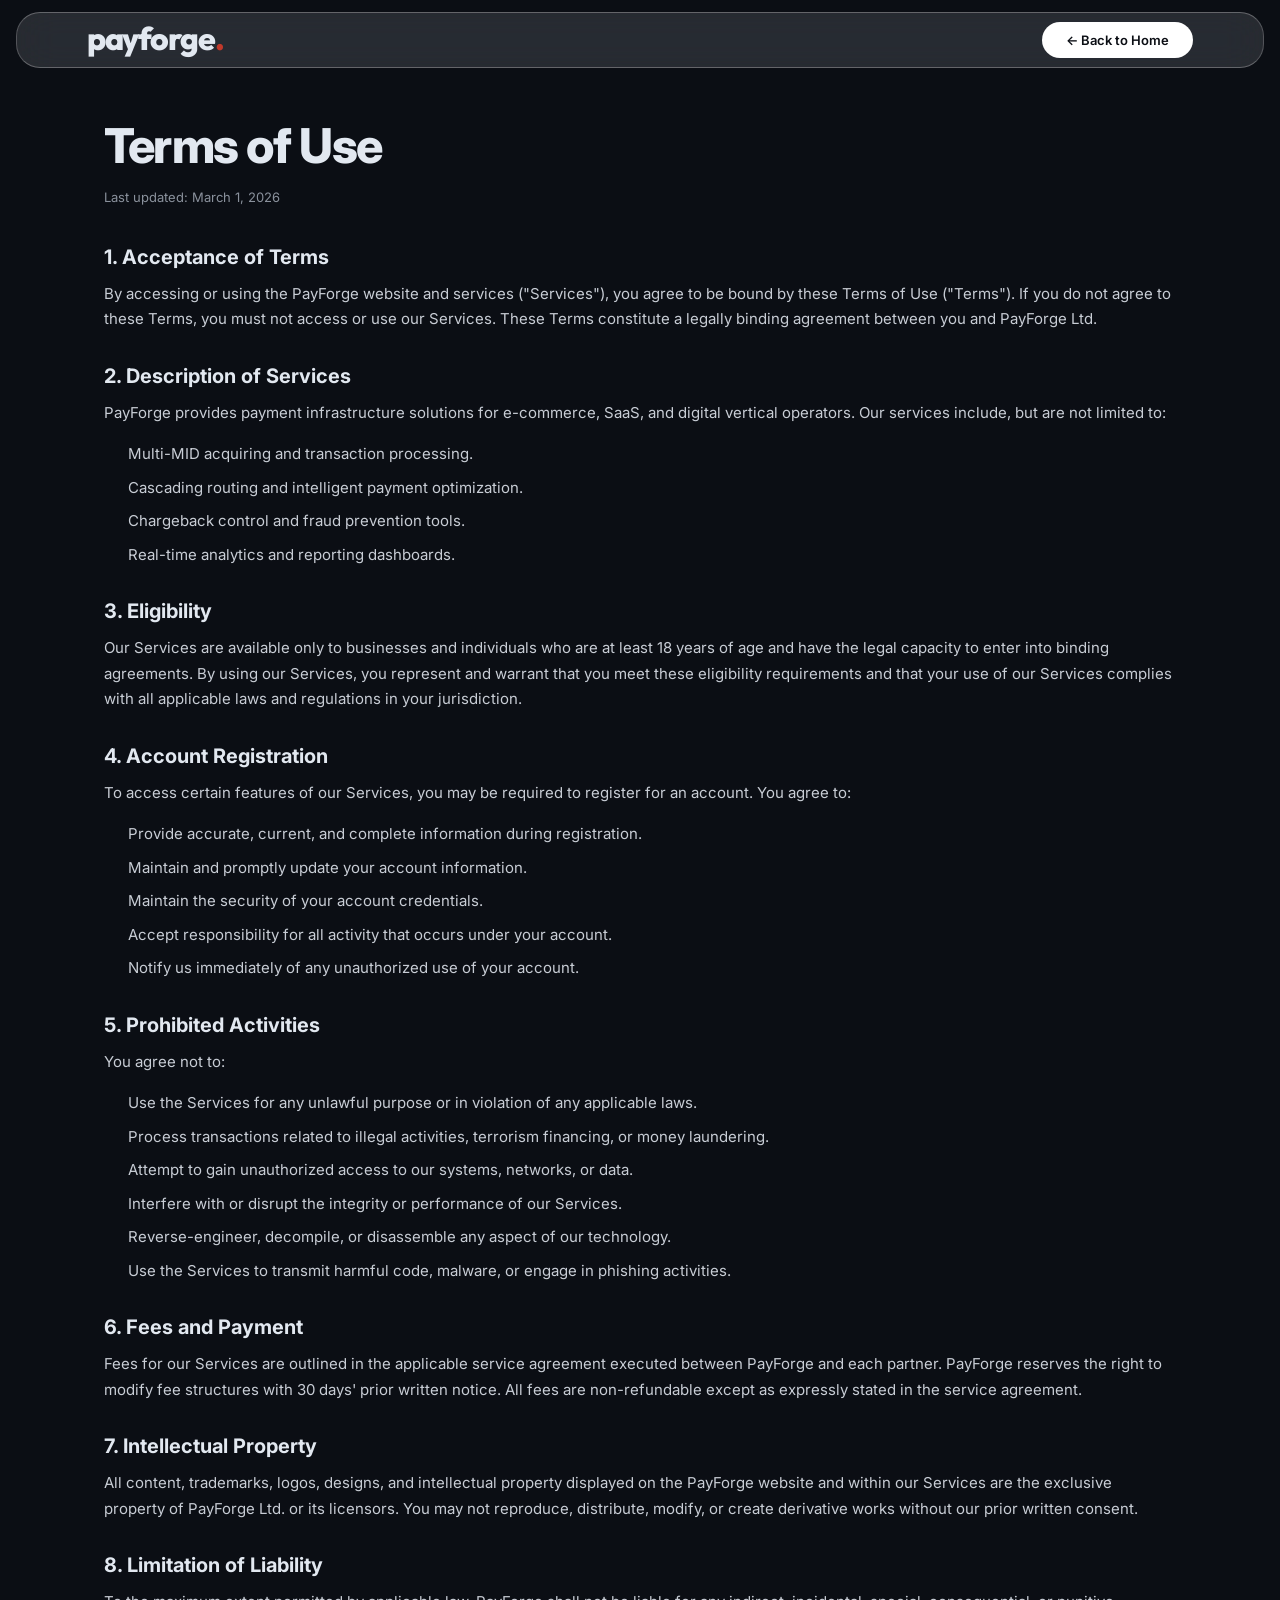
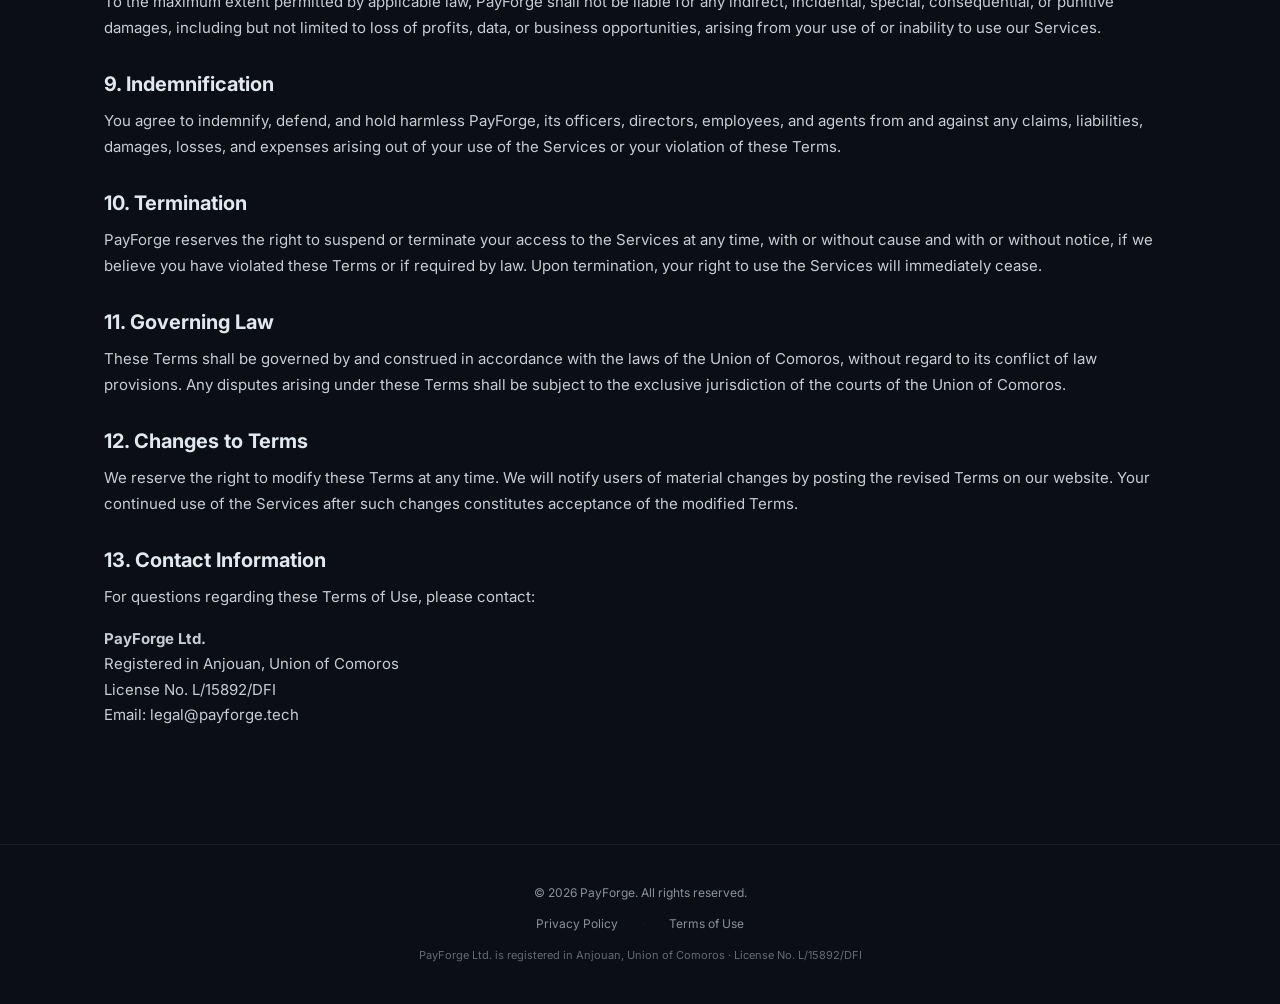
<file: terms.html>
<!DOCTYPE html>
<html lang="en">

<head>
    <meta charset="UTF-8">
    <meta name="viewport" content="width=device-width, initial-scale=1.0">
    <title>Terms of Use — PayForge</title>
    <meta name="description"
        content="PayForge Terms of Use. Read the terms and conditions governing the use of our payment infrastructure services.">
    <link rel="icon" type="image/svg+xml" href="img/favicon.svg">
    <link rel="stylesheet" href="css/style.css">
    <!-- Meta Pixel Code -->
    <script>
        !function (f, b, e, v, n, t, s) {
            if (f.fbq) return; n = f.fbq = function () {
                n.callMethod ?
                n.callMethod.apply(n, arguments) : n.queue.push(arguments)
            };
            if (!f._fbq) f._fbq = n; n.push = n; n.loaded = !0; n.version = '2.0';
            n.queue = []; t = b.createElement(e); t.async = !0;
            t.src = v; s = b.getElementsByTagName(e)[0];
            s.parentNode.insertBefore(t, s)
        }(window, document, 'script',
            'https://connect.facebook.net/en_US/fbevents.js');
        fbq('init', '1260152842706631');
        fbq('track', 'PageView');
    </script>
    <noscript><img height="1" width="1" style="display:none"
            src="https://www.facebook.com/tr?id=1260152842706631&ev=PageView&noscript=1" /></noscript>
    <!-- End Meta Pixel Code -->
</head>

<body>

    <!-- ======================== NAV ======================== -->
    <nav class="nav nav--scrolled" id="nav">
        <div class="container nav__inner">
            <a href="index.html" class="nav__logo">
                <span class="nav__brand">payforge<span class="nav__brand-dot">.</span></span>
            </a>
            <div class="nav__right">
                <a href="index.html" class="nav__cta">← Back to Home</a>
            </div>
        </div>
    </nav>

    <!-- ======================== CONTENT ======================== -->
    <section class="section legal-page" style="padding-top: 120px;">
        <div class="container">
            <h1 class="section__title" style="text-align:left;">Terms of Use</h1>
            <p class="legal-page__updated">Last updated: March 1, 2026</p>

            <div class="legal-page__content">
                <h2>1. Acceptance of Terms</h2>
                <p>By accessing or using the PayForge website and services ("Services"), you agree to be bound by these
                    Terms of Use ("Terms"). If you do not agree to these Terms, you must not access or use our Services.
                    These Terms constitute a legally binding agreement between you and PayForge Ltd.</p>

                <h2>2. Description of Services</h2>
                <p>PayForge provides payment infrastructure solutions for e-commerce, SaaS, and digital vertical
                    operators. Our services include, but are not limited to:</p>
                <ul>
                    <li>Multi-MID acquiring and transaction processing.</li>
                    <li>Cascading routing and intelligent payment optimization.</li>
                    <li>Chargeback control and fraud prevention tools.</li>
                    <li>Real-time analytics and reporting dashboards.</li>
                </ul>

                <h2>3. Eligibility</h2>
                <p>Our Services are available only to businesses and individuals who are at least 18 years of age and
                    have the legal capacity to enter into binding agreements. By using our Services, you represent and
                    warrant that you meet these eligibility requirements and that your use of our Services complies with
                    all applicable laws and regulations in your jurisdiction.</p>

                <h2>4. Account Registration</h2>
                <p>To access certain features of our Services, you may be required to register for an account. You agree
                    to:</p>
                <ul>
                    <li>Provide accurate, current, and complete information during registration.</li>
                    <li>Maintain and promptly update your account information.</li>
                    <li>Maintain the security of your account credentials.</li>
                    <li>Accept responsibility for all activity that occurs under your account.</li>
                    <li>Notify us immediately of any unauthorized use of your account.</li>
                </ul>

                <h2>5. Prohibited Activities</h2>
                <p>You agree not to:</p>
                <ul>
                    <li>Use the Services for any unlawful purpose or in violation of any applicable laws.</li>
                    <li>Process transactions related to illegal activities, terrorism financing, or money laundering.
                    </li>
                    <li>Attempt to gain unauthorized access to our systems, networks, or data.</li>
                    <li>Interfere with or disrupt the integrity or performance of our Services.</li>
                    <li>Reverse-engineer, decompile, or disassemble any aspect of our technology.</li>
                    <li>Use the Services to transmit harmful code, malware, or engage in phishing activities.</li>
                </ul>

                <h2>6. Fees and Payment</h2>
                <p>Fees for our Services are outlined in the applicable service agreement executed between PayForge and
                    each partner. PayForge reserves the right to modify fee structures with 30 days' prior written
                    notice. All fees are non-refundable except as expressly stated in the service agreement.</p>

                <h2>7. Intellectual Property</h2>
                <p>All content, trademarks, logos, designs, and intellectual property displayed on the PayForge website
                    and within our Services are the exclusive property of PayForge Ltd. or its licensors. You may not
                    reproduce, distribute, modify, or create derivative works without our prior written consent.</p>

                <h2>8. Limitation of Liability</h2>
                <p>To the maximum extent permitted by applicable law, PayForge shall not be liable for any indirect,
                    incidental, special, consequential, or punitive damages, including but not limited to loss of
                    profits, data, or business opportunities, arising from your use of or inability to use our Services.
                </p>

                <h2>9. Indemnification</h2>
                <p>You agree to indemnify, defend, and hold harmless PayForge, its officers, directors, employees, and
                    agents from and against any claims, liabilities, damages, losses, and expenses arising out of your
                    use of the Services or your violation of these Terms.</p>

                <h2>10. Termination</h2>
                <p>PayForge reserves the right to suspend or terminate your access to the Services at any time, with or
                    without cause and with or without notice, if we believe you have violated these Terms or if required
                    by law. Upon termination, your right to use the Services will immediately cease.</p>

                <h2>11. Governing Law</h2>
                <p>These Terms shall be governed by and construed in accordance with the laws of the Union of Comoros,
                    without regard to its conflict of law provisions. Any disputes arising under these Terms shall be
                    subject to the exclusive jurisdiction of the courts of the Union of Comoros.</p>

                <h2>12. Changes to Terms</h2>
                <p>We reserve the right to modify these Terms at any time. We will notify users of material changes by
                    posting the revised Terms on our website. Your continued use of the Services after such changes
                    constitutes acceptance of the modified Terms.</p>

                <h2>13. Contact Information</h2>
                <p>For questions regarding these Terms of Use, please contact:</p>
                <p><strong>PayForge Ltd.</strong><br>
                    Registered in Anjouan, Union of Comoros<br>
                    License No. L/15892/DFI<br>
                    Email: legal@payforge.tech</p>
            </div>
        </div>
    </section>

    <!-- ======================== FOOTER ======================== -->
    <footer class="footer">
        <div class="container footer__inner">
            <div class="footer__top">
                <div class="footer__copy">&copy; 2026 PayForge. All rights reserved.</div>

            </div>
            <div class="footer__legal">
                <a href="privacy.html" class="footer__legal-link">Privacy Policy</a>
                <span class="footer__legal-sep">·</span>
                <a href="terms.html" class="footer__legal-link">Terms of Use</a>
            </div>
            <div class="footer__registration">
                PayForge Ltd. is registered in Anjouan, Union of Comoros · License No. L/15892/DFI
            </div>
        </div>
    </footer>

    <script src="js/main.js"></script>
</body>

</html>
</file>
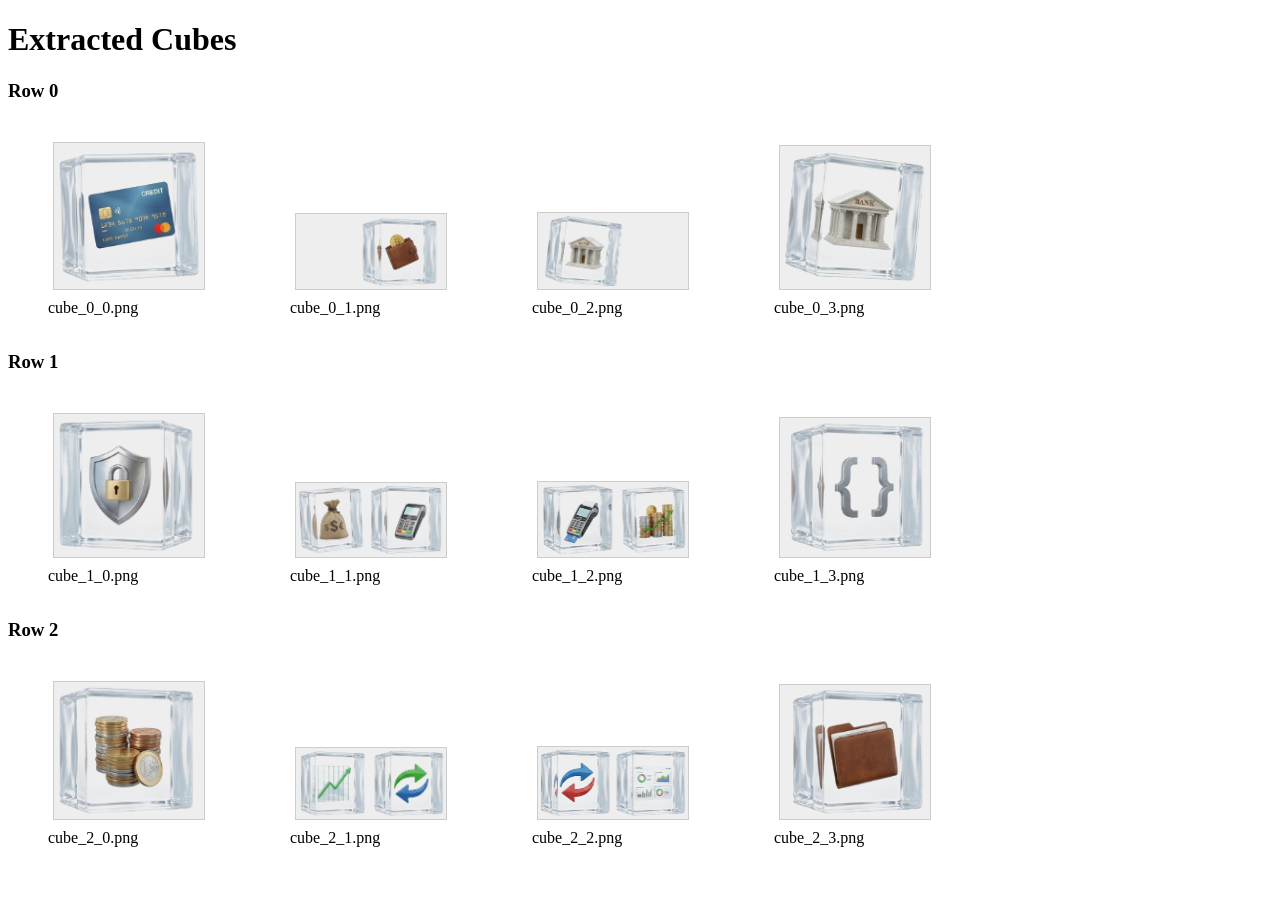
<file: test_cubes.html>
<!DOCTYPE html>
<html>

<head>
    <style>
        img {
            max-width: 150px;
            border: 1px solid #ccc;
            margin: 5px;
            background: #eee;
        }
    </style>
</head>

<body>
    <h1>Extracted Cubes</h1>
    <script>
        for (let r = 0; r < 3; r++) {
            document.write('<div><h3>Row ' + r + '</h3>');
            for (let c = 0; c < 4; c++) {
                document.write('<figure style="display:inline-block">');
                document.write('<img src="extracted_cubes/cube_' + r + '_' + c + '.png">');
                document.write('<figcaption>cube_' + r + '_' + c + '.png</figcaption>');
                document.write('</figure>');
            }
            document.write('</div>');
        }
    </script>
</body>

</html>
</file>
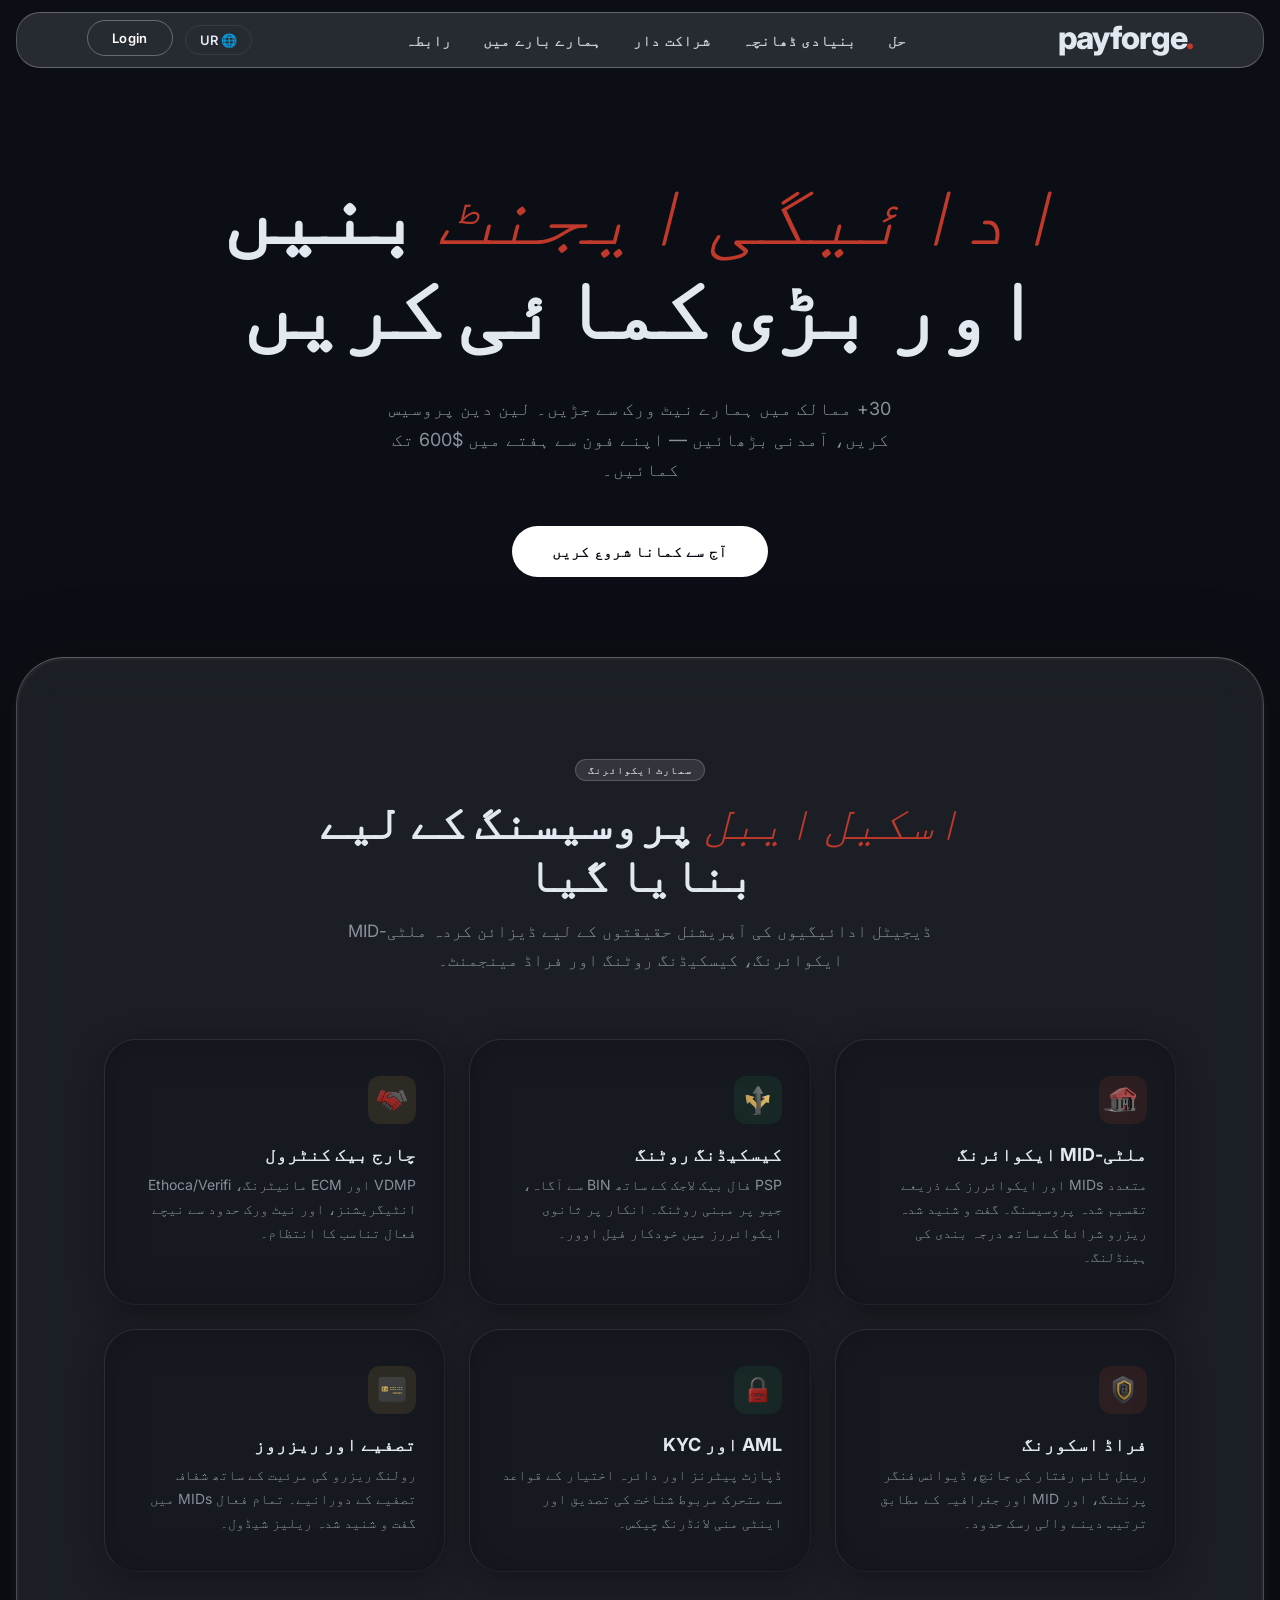
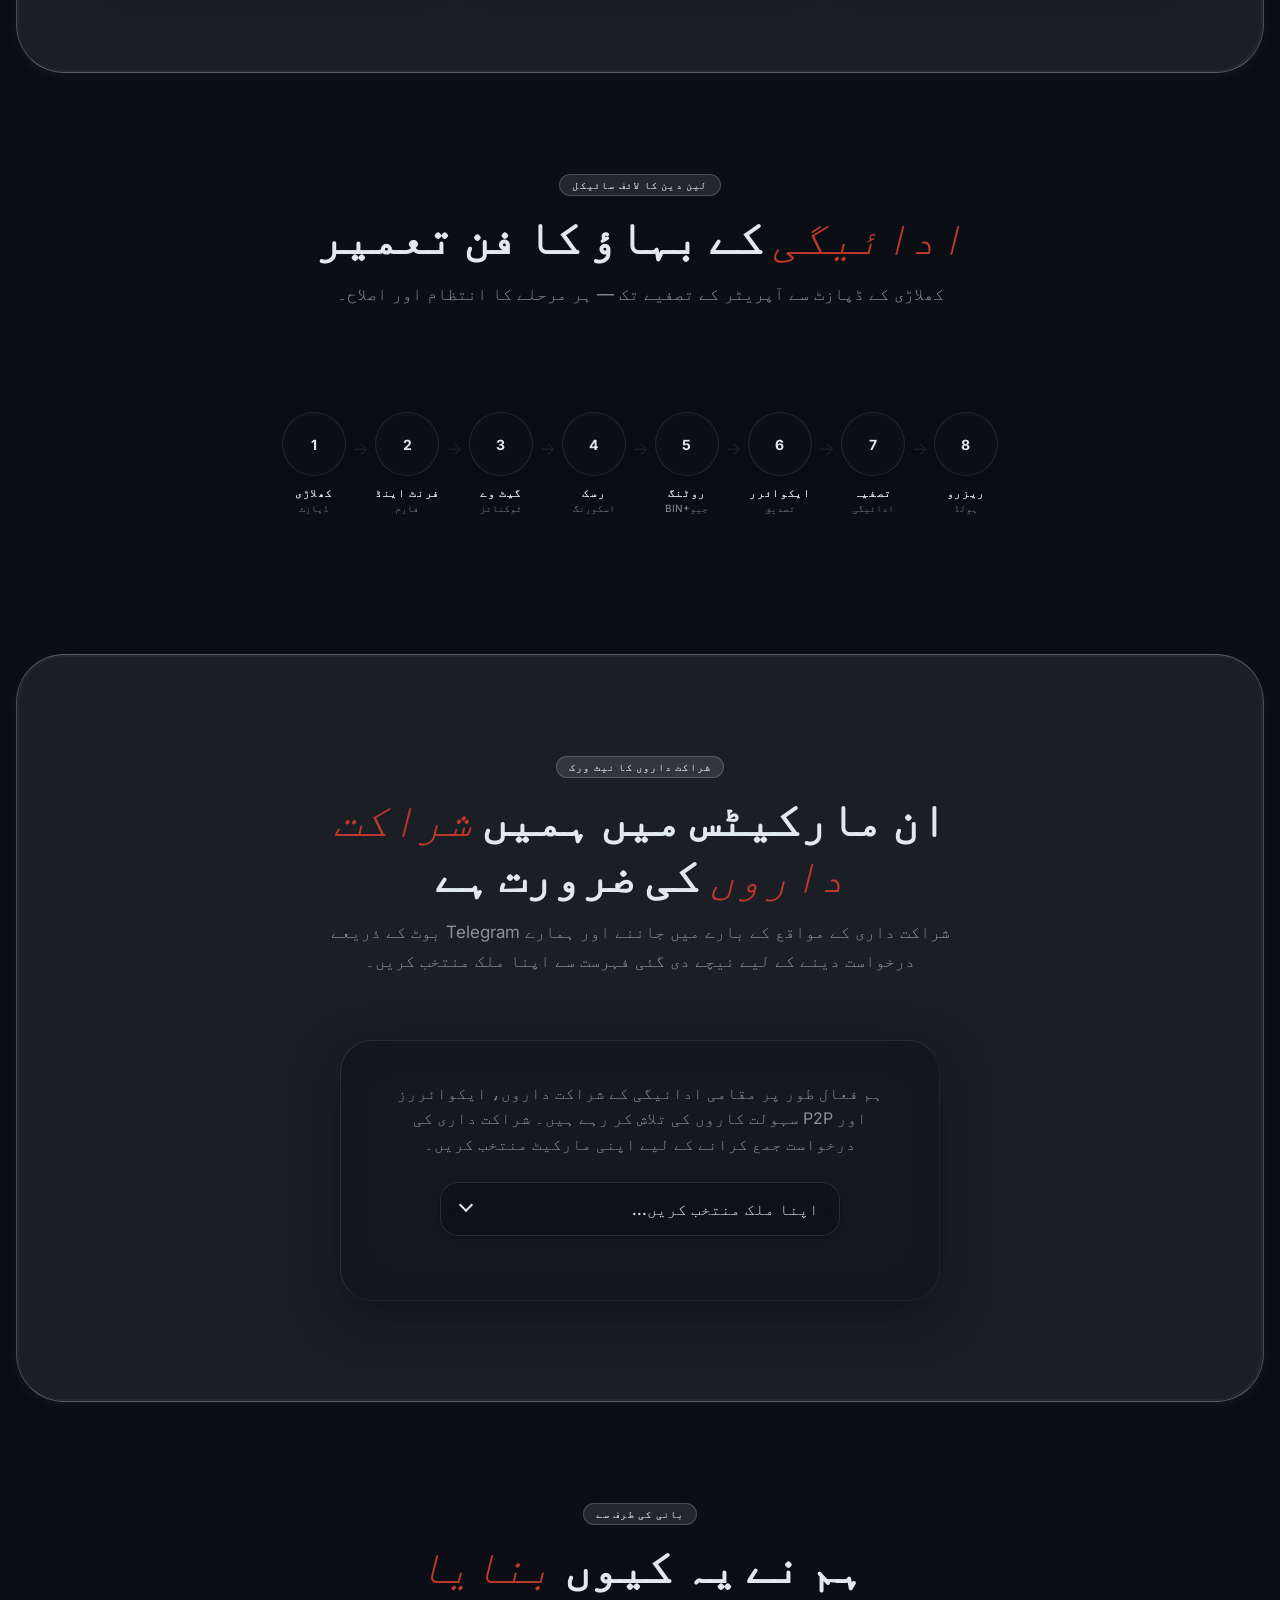
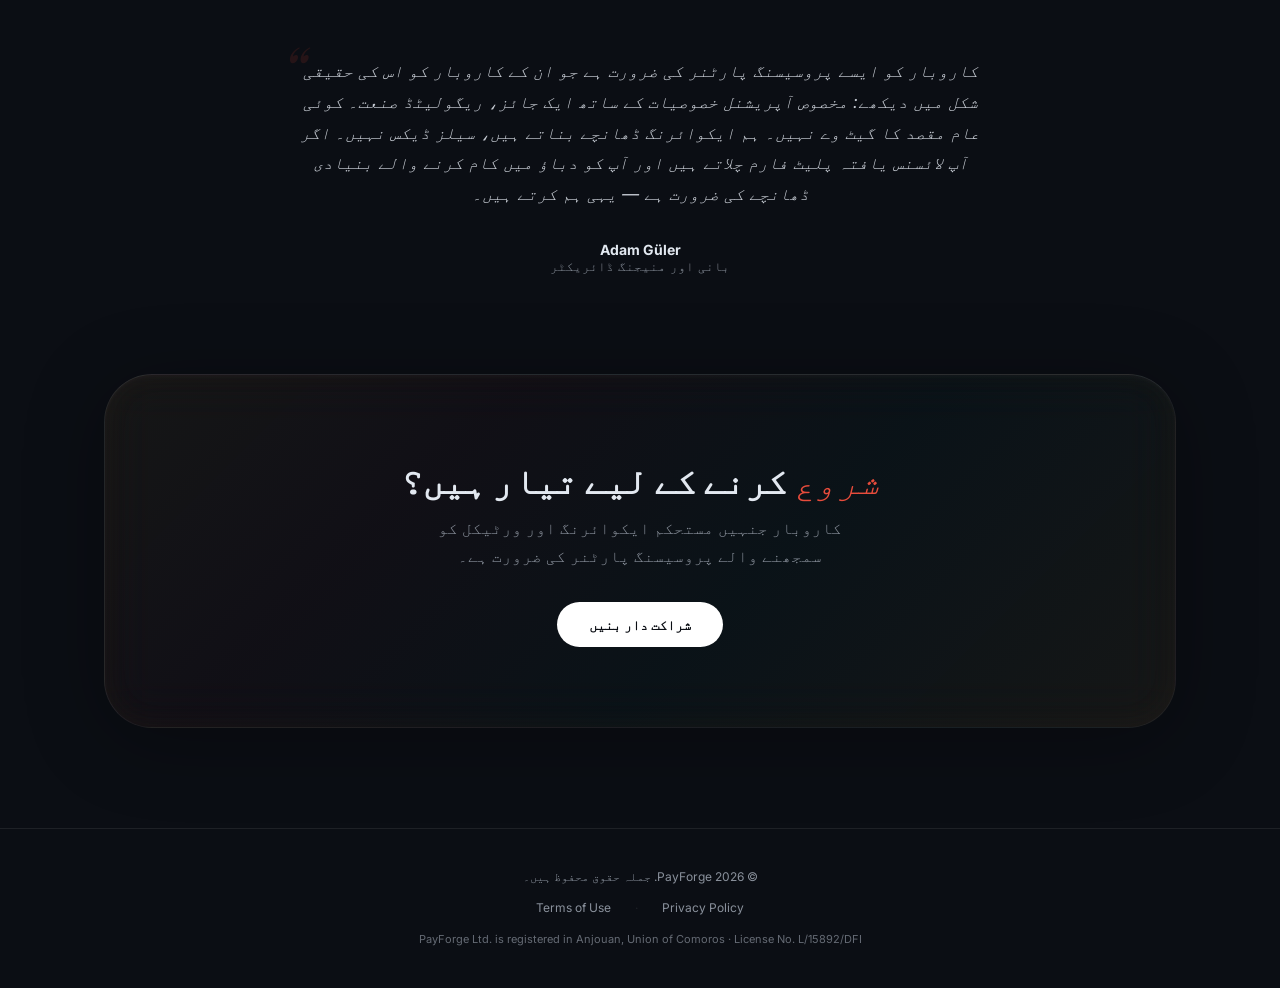
<file: ur.html>
<!DOCTYPE html>
<html lang="ur" dir="rtl">

<head>
    <meta charset="UTF-8">
    <meta name="viewport" content="width=device-width, initial-scale=1.0">
    <title>Payment Infrastructure by PayForge</title>
    <meta name="description"
        content="آن لائن بزنس اور ڈیجیٹل پلیٹ فارمز کے لیے محفوظ ادائیگی پروسیسنگ، ایکوائرنگ اور ٹرانزیکشن مینجمنٹ۔ 30+ ممالک میں شراکت داری۔">
    <link rel="icon" type="image/svg+xml" href="img/favicon.svg">
    <link rel="stylesheet" href="css/style.css">
    <style>
        /* RTL overrides for Urdu */
        body {
            font-family: 'Noto Nastaliq Urdu', 'Jameel Noori Nastaleeq', 'Inter', serif;
        }

        .nav__logo {
            font-family: 'Playfair Display', serif;
            direction: ltr;
        }

        .nav__logo span {
            font-family: 'Inter', sans-serif;
        }

        .hero__title em {
            font-family: 'Playfair Display', serif;
            direction: ltr;
            display: inline;
        }

        .section__title em {
            font-family: 'Playfair Display', serif;
        }

        .flow-visual {
            direction: ltr;
        }

        .flow-arrow {
            transform: none;
        }

        .founder-block__name {
            direction: ltr;
        }

        .footer__mark {
            direction: ltr;
        }
    </style>
    <!-- Meta Pixel Code -->
    <script>
        !function (f, b, e, v, n, t, s) {
            if (f.fbq) return; n = f.fbq = function () {
                n.callMethod ?
                n.callMethod.apply(n, arguments) : n.queue.push(arguments)
            };
            if (!f._fbq) f._fbq = n; n.push = n; n.loaded = !0; n.version = '2.0';
            n.queue = []; t = b.createElement(e); t.async = !0;
            t.src = v; s = b.getElementsByTagName(e)[0];
            s.parentNode.insertBefore(t, s)
        }(window, document, 'script',
            'https://connect.facebook.net/en_US/fbevents.js');
        fbq('init', '1260152842706631');
        fbq('track', 'PageView');
    </script>
    <noscript><img height="1" width="1" style="display:none"
            src="https://www.facebook.com/tr?id=1260152842706631&ev=PageView&noscript=1" /></noscript>
    <!-- End Meta Pixel Code -->
</head>

<body>


    </div>

    <!-- ======================== NAV ======================== -->
    <nav class="nav" id="nav">
        <div class="container nav__inner">
            <a href="#hero" class="nav__logo">
                <span class="nav__brand">payforge<span class="nav__brand-dot">.</span></span>
            </a>
            <div class="nav__links" id="navLinks">
                <a href="#solutions" class="nav__link">حل</a>
                <a href="#flow" class="nav__link">بنیادی ڈھانچہ</a>
                <a href="#partners" class="nav__link">شراکت دار</a>
                <a href="#founder" class="nav__link">ہمارے بارے میں</a>
                <a href="#contact" class="nav__link">رابطہ</a>
                <div class="nav__mobile-messengers">
                    <a href="https://t.me/nicolas_payforge" target="_blank" class="nav__messenger nav__messenger--tg nav__messenger--mobile" title="Telegram">
                        <svg viewBox="0 0 24 24" fill="currentColor"><path d="M12 0C5.373 0 0 5.373 0 12s5.373 12 12 12 12-5.373 12-12S18.627 0 12 0zm5.562 8.248-1.97 9.289c-.145.658-.537.818-1.084.508l-3-2.21-1.447 1.394c-.16.16-.295.295-.605.295l.213-3.053 5.56-5.023c.242-.213-.054-.333-.373-.12L7.48 14.52l-2.95-.924c-.64-.203-.654-.64.136-.954l11.517-4.44c.537-.194 1.006.131.38.046z"/></svg>
                    </a>
                    <a href="https://wa.me/message/5NWGG6U6SQLOB1" target="_blank" class="nav__messenger nav__messenger--wa nav__messenger--mobile" title="WhatsApp">
                        <svg viewBox="0 0 24 24" fill="currentColor"><path d="M17.472 14.382c-.297-.149-1.758-.867-2.03-.967-.273-.099-.471-.148-.67.15-.197.297-.767.966-.94 1.164-.173.199-.347.223-.644.075-.297-.15-1.255-.463-2.39-1.475-.883-.788-1.48-1.761-1.653-2.059-.173-.297-.018-.458.13-.606.134-.133.298-.347.446-.52.149-.174.198-.298.298-.497.099-.198.05-.371-.025-.52-.075-.149-.669-1.612-.916-2.207-.242-.579-.487-.5-.669-.51-.173-.008-.371-.01-.57-.01-.198 0-.52.074-.792.372-.272.297-1.04 1.016-1.04 2.479 0 1.462 1.065 2.875 1.213 3.074.149.198 2.096 3.2 5.077 4.487.709.306 1.262.489 1.694.625.712.227 1.36.195 1.871.118.571-.085 1.758-.719 2.006-1.413.248-.694.248-1.289.173-1.413-.074-.124-.272-.198-.57-.347m-5.421 7.403h-.004a9.87 9.87 0 01-5.031-1.378l-.361-.214-3.741.982.998-3.648-.235-.374a9.86 9.86 0 01-1.51-5.26c.001-5.45 4.436-9.884 9.888-9.884 2.64 0 5.122 1.03 6.988 2.898a9.825 9.825 0 012.893 6.994c-.003 5.45-4.437 9.884-9.885 9.884m8.413-18.297A11.815 11.815 0 0012.05 0C5.495 0 .16 5.335.157 11.892c0 2.096.547 4.142 1.588 5.945L.057 24l6.305-1.654a11.882 11.882 0 005.683 1.448h.005c6.554 0 11.89-5.335 11.893-11.893a11.821 11.821 0 00-3.48-8.413z"/></svg>
                    </a>
                
        <a href="login.html" class="nav__link nav__link--mobile-cta">Login</a>
      </div>
            </div>
            <div class="nav__right">
                <a href="https://t.me/nicolas_payforge" target="_blank" class="nav__messenger nav__messenger--tg" title="Telegram">
                    <svg viewBox="0 0 24 24" fill="currentColor"><path d="M12 0C5.373 0 0 5.373 0 12s5.373 12 12 12 12-5.373 12-12S18.627 0 12 0zm5.562 8.248-1.97 9.289c-.145.658-.537.818-1.084.508l-3-2.21-1.447 1.394c-.16.16-.295.295-.605.295l.213-3.053 5.56-5.023c.242-.213-.054-.333-.373-.12L7.48 14.52l-2.95-.924c-.64-.203-.654-.64.136-.954l11.517-4.44c.537-.194 1.006.131.38.046z"/></svg>
                </a>
                <a href="https://wa.me/message/5NWGG6U6SQLOB1" target="_blank" class="nav__messenger nav__messenger--wa" title="WhatsApp">
                    <svg viewBox="0 0 24 24" fill="currentColor"><path d="M17.472 14.382c-.297-.149-1.758-.867-2.03-.967-.273-.099-.471-.148-.67.15-.197.297-.767.966-.94 1.164-.173.199-.347.223-.644.075-.297-.15-1.255-.463-2.39-1.475-.883-.788-1.48-1.761-1.653-2.059-.173-.297-.018-.458.13-.606.134-.133.298-.347.446-.52.149-.174.198-.298.298-.497.099-.198.05-.371-.025-.52-.075-.149-.669-1.612-.916-2.207-.242-.579-.487-.5-.669-.51-.173-.008-.371-.01-.57-.01-.198 0-.52.074-.792.372-.272.297-1.04 1.016-1.04 2.479 0 1.462 1.065 2.875 1.213 3.074.149.198 2.096 3.2 5.077 4.487.709.306 1.262.489 1.694.625.712.227 1.36.195 1.871.118.571-.085 1.758-.719 2.006-1.413.248-.694.248-1.289.173-1.413-.074-.124-.272-.198-.57-.347m-5.421 7.403h-.004a9.87 9.87 0 01-5.031-1.378l-.361-.214-3.741.982.998-3.648-.235-.374a9.86 9.86 0 01-1.51-5.26c.001-5.45 4.436-9.884 9.888-9.884 2.64 0 5.122 1.03 6.988 2.898a9.825 9.825 0 012.893 6.994c-.003 5.45-4.437 9.884-9.885 9.884m8.413-18.297A11.815 11.815 0 0012.05 0C5.495 0 .16 5.335.157 11.892c0 2.096.547 4.142 1.588 5.945L.057 24l6.305-1.654a11.882 11.882 0 005.683 1.448h.005c6.554 0 11.89-5.335 11.893-11.893a11.821 11.821 0 00-3.48-8.413z"/></svg>
                </a>
                <div class="lang-switch" id="langSwitch">
                    <button class="lang-switch__btn" id="langBtn">🌐 UR</button>
                    <div class="lang-switch__menu" id="langMenu">
                        <a href="index.html" class="lang-switch__option">🇬🇧 English</a>
                        <a href="ru.html" class="lang-switch__option">🇷🇺 Русский</a>
                        <a href="es.html" class="lang-switch__option">🇪🇸 Español</a>
                        <a href="bn.html" class="lang-switch__option">🇧🇩 বাংলা</a>
                        <a href="ur.html" class="lang-switch__option lang-switch__option--active">🇵🇰 اردو</a>
                    </div>
                </div>
        <a href="login.html" class="nav__cta nav__cta--dashboard">Login</a><div class="nav__toggle" id="navToggle" aria-label="مینو">
                    <span></span><span></span><span></span>
                </div>
            </div>
        </div>
    </nav>

    <!-- ======================== HERO ======================== -->
    <section class="hero section" id="hero">
        <div class="container" style="position: relative; z-index: 1;">
            <div class="reveal">
                <h1 class="hero__title">
                    <em>ادائیگی ایجنٹ</em> بنیں<br>اور بڑی کمائی کریں
                </h1>
                <p class="hero__subtitle">
                    30+ ممالک میں ہمارے نیٹ ورک سے جڑیں۔ لین دین پروسیس کریں، آمدنی بڑھائیں — اپنے فون سے ہفتے میں $600 تک کمائیں۔
                </p>
                <a href="#partners" class="hero__cta">آج سے کمانا شروع کریں</a>
            </div>
        </div>

        <div class="scroll-arrow">
            <svg viewBox="0 0 24 24">
                <polyline points="6 9 12 15 18 9"></polyline>
            </svg>
        </div>
    </section>

    <!-- ======================== SOLUTIONS ======================== -->
    <section class="section section--alt" id="solutions">
        <div class="container" style="position: relative;">
            <div class="section__header reveal">
                <span class="section__label">سمارٹ ایکوائرنگ</span>
                <h2 class="section__title"><em>اسکیل ایبل</em> پروسیسنگ کے لیے بنایا گیا</h2>
                <p class="section__subtitle">
                    ڈیجیٹل ادائیگیوں کی آپریشنل حقیقتوں کے لیے ڈیزائن کردہ ملٹی-MID ایکوائرنگ، کیسکیڈنگ روٹنگ اور فراڈ
                    مینجمنٹ۔
                </p>
            </div>
            <div class="features reveal">
                <div class="feature-card">
                    <div class="feature-card__icon feature-card__icon--red"><img src="img/acq_bank.png" alt="icon"></div>
                    <h3>ملٹی-MID ایکوائرنگ</h3>
                    <p>متعدد MIDs اور ایکوائررز کے ذریعے تقسیم شدہ پروسیسنگ۔ گفت و شنید شدہ ریزرو شرائط کے ساتھ
                        درجہ بندی کی ہینڈلنگ۔</p>
                </div>
                <div class="feature-card">
                    <div class="feature-card__icon feature-card__icon--green"><img src="img/acq_routing.png" alt="icon"></div>
                    <h3>کیسکیڈنگ روٹنگ</h3>
                    <p>PSP فال بیک لاجک کے ساتھ BIN سے آگاہ، جیو پر مبنی روٹنگ۔ انکار پر ثانوی ایکوائررز میں خودکار فیل
                        اوور۔</p>
                </div>
                <div class="feature-card">
                    <div class="feature-card__icon feature-card__icon--gold"><img src="img/acq_chargeback.png" alt="icon"></div>
                    <h3>چارج بیک کنٹرول</h3>
                    <p>VDMP اور ECM مانیٹرنگ، Ethoca/Verifi انٹیگریشنز، اور نیٹ ورک حدود سے نیچے فعال تناسب کا انتظام۔
                    </p>
                </div>
                <div class="feature-card">
                    <div class="feature-card__icon feature-card__icon--red"><img src="img/acq_fraud.png" alt="icon"></div>
                    <h3>فراڈ اسکورنگ</h3>
                    <p>ریئل ٹائم رفتار کی جانچ، ڈیوائس فنگر پرنٹنگ، اور MID اور جغرافیہ کے مطابق ترتیب دینے والی رسک
                        حدود۔</p>
                </div>
                <div class="feature-card">
                    <div class="feature-card__icon feature-card__icon--green"><img src="img/acq_aml.png" alt="icon"></div>
                    <h3>AML اور KYC</h3>
                    <p>ڈپازٹ پیٹرنز اور دائرہ اختیار کے قواعد سے متحرک مربوط شناخت کی تصدیق اور اینٹی منی لانڈرنگ چیکس۔
                    </p>
                </div>
                <div class="feature-card">
                    <div class="feature-card__icon feature-card__icon--gold"><img src="img/acq_settlement.png" alt="icon"></div>
                    <h3>تصفیے اور ریزروز</h3>
                    <p>رولنگ ریزرو کی مرئیت کے ساتھ شفاف تصفیے کے دورانیے۔ تمام فعال MIDs میں گفت و شنید شدہ ریلیز
                        شیڈول۔</p>
                </div>
            </div>
        </div>
    </section>

    <!-- ======================== PAYMENT FLOW ======================== -->
    <section class="section" id="flow">
        <div class="container" style="position: relative;">
            <div class="section__header reveal">
                <span class="section__label">لین دین کا لائف سائیکل</span>
                <h2 class="section__title"><em>ادائیگی</em> کے بہاؤ کا فن تعمیر</h2>
                <p class="section__subtitle">
                    کھلاڑی کے ڈپازٹ سے آپریٹر کے تصفیے تک — ہر مرحلے کا انتظام اور اصلاح۔
                </p>
            </div>
            <div class="flow-visual reveal">
                <div class="flow-step">
                    <div class="flow-step__circle">1</div>
                    <div class="flow-step__label">کھلاڑی</div>
                    <div class="flow-step__desc">ڈپازٹ</div>
                </div>
                <div class="flow-arrow">→</div>
                <div class="flow-step">
                    <div class="flow-step__circle">2</div>
                    <div class="flow-step__label">فرنٹ اینڈ</div>
                    <div class="flow-step__desc">فارم</div>
                </div>
                <div class="flow-arrow">→</div>
                <div class="flow-step">
                    <div class="flow-step__circle">3</div>
                    <div class="flow-step__label">گیٹ وے</div>
                    <div class="flow-step__desc">ٹوکنائز</div>
                </div>
                <div class="flow-arrow">→</div>
                <div class="flow-step">
                    <div class="flow-step__circle">4</div>
                    <div class="flow-step__label">رسک</div>
                    <div class="flow-step__desc">اسکورنگ</div>
                </div>
                <div class="flow-arrow">→</div>
                <div class="flow-step">
                    <div class="flow-step__circle">5</div>
                    <div class="flow-step__label">روٹنگ</div>
                    <div class="flow-step__desc">BIN+جیو</div>
                </div>
                <div class="flow-arrow">→</div>
                <div class="flow-step">
                    <div class="flow-step__circle">6</div>
                    <div class="flow-step__label">ایکوائرر</div>
                    <div class="flow-step__desc">تصدیق</div>
                </div>
                <div class="flow-arrow">→</div>
                <div class="flow-step">
                    <div class="flow-step__circle">7</div>
                    <div class="flow-step__label">تصفیہ</div>
                    <div class="flow-step__desc">ادائیگی</div>
                </div>
                <div class="flow-arrow">→</div>
                <div class="flow-step">
                    <div class="flow-step__circle">8</div>
                    <div class="flow-step__label">ریزرو</div>
                    <div class="flow-step__desc">ہولڈ</div>
                </div>
            </div>
        </div>
    </section>

    <!-- ======================== PARTNER COUNTRIES ======================== -->
    <section class="section section--alt" id="partners" style="position: relative; z-index: 10;">
        <div class="container" style="position: relative;">
            <div class="section__header reveal">
                <span class="section__label">شراکت داروں کا نیٹ ورک</span>
                <h2 class="section__title">ان مارکیٹس میں ہمیں <em>شراکت داروں</em> کی ضرورت ہے</h2>
                <p class="section__subtitle">
                    شراکت داری کے مواقع کے بارے میں جاننے اور ہمارے Telegram بوٹ کے ذریعے درخواست دینے کے لیے نیچے دی
                    گئی فہرست سے اپنا ملک منتخب کریں۔
                </p>
            </div>

            <div class="partner-box reveal">
                <p>ہم فعال طور پر مقامی ادائیگی کے شراکت داروں، ایکوائررز اور P2P سہولت کاروں کی تلاش کر رہے ہیں۔ شراکت
                    داری کی درخواست جمع کرانے کے لیے اپنی مارکیٹ منتخب کریں۔</p>

                <div class="custom-select-wrapper">
                    <div class="custom-select" id="countrySelect">
                        <span id="countrySelectValue">اپنا ملک منتخب کریں...</span>
                    </div>
                    <div class="custom-select__options" id="countryOptions"></div>
                </div>

                <a id="partnerBtn" href="https://t.me/payforgelead_bot" target="_blank" class="btn btn--tg"
                    style="display: none; width: 100%; justify-content: center;">Telegram کے ذریعے درخواست دیں</a>
            </div>
        </div>
    </section>

    <!-- ======================== FOUNDER ======================== -->
    <section class="section" id="founder">
        <div class="container" style="position: relative;">
            <div class="section__header reveal">
                <span class="section__label">بانی کی طرف سے</span>
                <h2 class="section__title">ہم نے یہ کیوں <em>بنایا</em></h2>
            </div>
            <div class="founder-block reveal">
                <div class="founder-block__text">
                    کاروبار کو ایسے پروسیسنگ پارٹنر کی ضرورت ہے جو ان کے کاروبار کو اس کی حقیقی شکل میں دیکھے:
                    مخصوص آپریشنل خصوصیات کے ساتھ ایک جائز، ریگولیٹڈ صنعت۔ کوئی عام مقصد کا گیٹ
                    وے نہیں۔ ہم ایکوائرنگ ڈھانچے بناتے ہیں، سیلز ڈیکس نہیں۔ اگر آپ لائسنس یافتہ پلیٹ فارم چلاتے ہیں اور
                    آپ کو دباؤ میں کام کرنے والے بنیادی ڈھانچے کی ضرورت ہے — یہی ہم کرتے ہیں۔
                </div>
                <div class="founder-block__author">
                    <div class="founder-block__name">Adam Güler</div>
                    <div class="founder-block__role">بانی اور منیجنگ ڈائریکٹر</div>
                </div>
            </div>
        </div>
        </div>
    </section>

    <!-- ======================== CONTACT ======================== -->
    <section class="section" id="contact" style="padding-top: 0;">
        <div class="container">
            <div class="cta-block reveal">
                <h2><em>شروع</em> کرنے کے لیے تیار ہیں؟</h2>
                <p>
                    کاروبار جنہیں مستحکم ایکوائرنگ اور ورٹیکل کو سمجھنے والے پروسیسنگ پارٹنر کی ضرورت
                    ہے۔
                </p>
                <a href="#partners" class="btn btn--primary">شراکت دار بنیں</a>
            </div>
        </div>
    </section>

    <!-- ======================== FOOTER ======================== -->
    <footer class="footer">
        <div class="container footer__inner">
            <div class="footer__top">
                <div class="footer__copy">&copy; 2026 PayForge. جملہ حقوق محفوظ ہیں۔</div>

            </div>
            <div class="footer__legal">
                <a href="privacy.html" class="footer__legal-link">Privacy Policy</a>
                <span class="footer__legal-sep">·</span>
                <a href="terms.html" class="footer__legal-link">Terms of Use</a>
            </div>
            <div class="footer__registration">
                PayForge Ltd. is registered in Anjouan, Union of Comoros · License No. L/15892/DFI
            </div>
        </div>
    </footer>

    <script src="js/conditions-data.js"></script>
    <script src="js/main.js"></script>

  <!-- ======================== FLOATING CONTACT WIDGET ======================== -->
  <div class="float-contact">
    <a href="https://t.me/payforge_official" target="_blank" class="float-btn float-btn--ch" title="Telegram Channel">
      <svg viewBox="0 0 24 24" fill="currentColor"><path d="M12 0C5.373 0 0 5.373 0 12s5.373 12 12 12 12-5.373 12-12S18.627 0 12 0zm5.562 8.248-1.97 9.289c-.145.658-.537.818-1.084.508l-3-2.21-1.447 1.394c-.16.16-.295.295-.605.295l.213-3.053 5.56-5.023c.242-.213-.054-.333-.373-.12L7.48 14.52l-2.95-.924c-.64-.203-.654-.64.136-.954l11.517-4.44c.537-.194 1.006.131.38.046z"/></svg>
      Telegram Channel
    </a>
    <a href="https://t.me/nicolas_payforge" target="_blank" class="float-btn float-btn--tg" title="Contact via Telegram">
      <svg viewBox="0 0 24 24" fill="currentColor"><path d="M12 0C5.373 0 0 5.373 0 12s5.373 12 12 12 12-5.373 12-12S18.627 0 12 0zm5.562 8.248-1.97 9.289c-.145.658-.537.818-1.084.508l-3-2.21-1.447 1.394c-.16.16-.295.295-.605.295l.213-3.053 5.56-5.023c.242-.213-.054-.333-.373-.12L7.48 14.52l-2.95-.924c-.64-.203-.654-.64.136-.954l11.517-4.44c.537-.194 1.006.131.38.046z"/></svg>
      Contact via Telegram
    </a>
    <a href="https://wa.me/message/5NWGG6U6SQLOB1" target="_blank" class="float-btn float-btn--wa" title="Contact via WhatsApp">
      <svg viewBox="0 0 24 24" fill="currentColor"><path d="M17.472 14.382c-.297-.149-1.758-.867-2.03-.967-.273-.099-.471-.148-.67.15-.197.297-.767.966-.94 1.164-.173.199-.347.223-.644.075-.297-.15-1.255-.463-2.39-1.475-.883-.788-1.48-1.761-1.653-2.059-.173-.297-.018-.458.13-.606.134-.133.298-.347.446-.52.149-.174.198-.298.298-.497.099-.198.05-.371-.025-.52-.075-.149-.669-1.612-.916-2.207-.242-.579-.487-.5-.669-.51-.173-.008-.371-.01-.57-.01-.198 0-.52.074-.792.372-.272.297-1.04 1.016-1.04 2.479 0 1.462 1.065 2.875 1.213 3.074.149.198 2.096 3.2 5.077 4.487.709.306 1.262.489 1.694.625.712.227 1.36.195 1.871.118.571-.085 1.758-.719 2.006-1.413.248-.694.248-1.289.173-1.413-.074-.124-.272-.198-.57-.347m-5.421 7.403h-.004a9.87 9.87 0 01-5.031-1.378l-.361-.214-3.741.982.998-3.648-.235-.374a9.86 9.86 0 01-1.51-5.26c.001-5.45 4.436-9.884 9.888-9.884 2.64 0 5.122 1.03 6.988 2.898a9.825 9.825 0 012.893 6.994c-.003 5.45-4.437 9.884-9.885 9.884m8.413-18.297A11.815 11.815 0 0012.05 0C5.495 0 .16 5.335.157 11.892c0 2.096.547 4.142 1.588 5.945L.057 24l6.305-1.654a11.882 11.882 0 005.683 1.448h.005c6.554 0 11.89-5.335 11.893-11.893a11.821 11.821 0 00-3.48-8.413z"/></svg>
      Contact via WhatsApp
    </a>
  </div>

</body>

</html>
</file>
<file: css/style.css>
/* ===================================
   PayForge — Redesigned Styles
   Inspired by paykassma.com
   =================================== */

@import url('https://fonts.googleapis.com/css2?family=Inter:wght@400;500;600;700;800&family=Playfair+Display:ital,wght@1,500&family=Outfit:wght@800;900&display=swap');

/* ---------- Reset ---------- */
*,
*::before,
*::after {
    margin: 0;
    padding: 0;
    box-sizing: border-box;
}

html {
    font-size: 16px;
    scroll-behavior: smooth;
    -webkit-font-smoothing: antialiased;
    overflow-x: hidden;
}

body {
    font-family: 'Inter', -apple-system, BlinkMacSystemFont, sans-serif;
    color: #E2E8F0;
    background: #0B0E14;
    overflow-x: hidden;
}

a {
    color: inherit;
    text-decoration: none;
}

ul,
ol {
    list-style: none;
}

button {
    font: inherit;
    cursor: pointer;
    border: none;
    background: none;
}

img {
    max-width: 100%;
    display: block;
}

::selection {
    background: #D4A340;
    color: #0B0E14;
}

/* ---------- Variables ---------- */
:root {
    --graphite: #E2E8F0;
    --graphite-light: #C8CDD5;
    --graphite-muted: #8A919C;
    --white: #FFFFFF;
    --off-white: #0F1219;
    --deep-red: #C0392B;
    --deep-red-light: #E74C3C;
    --dark-emerald: #1A8A5C;
    --muted-gold: #D4A340;
    --border: rgba(255,255,255,0.08);
    --accent-gradient: linear-gradient(135deg, #0B0E14 0%, #111827 50%, #0B0E14 100%);
    --card-shadow: 0 4px 24px rgba(0, 0, 0, 0.2);
    --card-shadow-hover: 0 8px 32px rgba(212, 163, 64, 0.15);
    --radius: 32px;
    --radius-sm: 18px;
    --radius-pill: 100px;
    --transition: 0.3s cubic-bezier(0.25, 0.46, 0.45, 0.94);
    --container: 1120px;
}

.container {
    max-width: var(--container);
    margin: 0 auto;
    padding: 0 24px;
}

.section {
    padding: 100px 0;
    position: relative;
}

.section--alt {
    background: rgba(255, 255, 255, 0.07);
    backdrop-filter: blur(24px) saturate(1.2);
    -webkit-backdrop-filter: blur(24px) saturate(1.2);
    border-radius: 48px;
    margin: 0 16px;
    border-top: 1.5px solid rgba(255, 255, 255, 0.28);
    border-left: 1.5px solid rgba(255, 255, 255, 0.20);
    border-bottom: 1.5px solid rgba(255, 255, 255, 0.28);
    border-right: 1.5px solid rgba(255, 255, 255, 0.20);
    box-shadow:
        0 12px 80px rgba(0, 0, 0, 0.25),
        0 3px 12px rgba(255, 255, 255, 0.05),
        2px 2px 0 rgba(255,255,255,0.04) inset,
        -2px -2px 0 rgba(255,255,255,0.04) inset;
}

.section__header {
    text-align: center;
    max-width: 680px;
    margin: 0 auto 64px;
}

.section__label {
    display: inline-block;
    font-size: 10px;
    font-weight: 700;
    letter-spacing: 0.12em;
    text-transform: uppercase;
    color: rgba(255,255,255,0.75);
    margin-bottom: 12px;
    background: rgba(255, 255, 255, 0.10);
    padding: 4px 12px;
    border-radius: var(--radius-pill);
    border: 1px solid rgba(255,255,255,0.18);
}

.section__title {
    font-size: 48px;
    font-weight: 800;
    line-height: 1.1;
    letter-spacing: -0.03em;
    margin-bottom: 16px;
}

.section__title em {
    font-family: 'Playfair Display', serif;
    font-style: italic;
    font-weight: 500;
    color: var(--deep-red);
}

.section__subtitle {
    font-size: 17px;
    color: var(--graphite-muted);
    line-height: 1.7;
}

/* ---------- Navigation ---------- */
.nav {
    position: fixed;
    top: 12px;
    left: 16px;
    right: 16px;
    z-index: 1000;
    background: rgba(255, 255, 255, 0.12);
    backdrop-filter: blur(20px) saturate(1.4);
    -webkit-backdrop-filter: blur(20px) saturate(1.4);
    border-top: 1.5px solid rgba(255, 255, 255, 0.28);
    border-left: 1.5px solid rgba(255, 255, 255, 0.20);
    border-bottom: 1.5px solid rgba(255, 255, 255, 0.28);
    border-right: 1.5px solid rgba(255, 255, 255, 0.20);
    border-radius: 24px;
    height: 56px;
    box-shadow:
        0 8px 32px rgba(0, 0, 0, 0.3),
        0 3px 10px rgba(255,255,255,0.06);
}

.nav__inner {
    display: flex;
    align-items: center;
    justify-content: space-between;
    height: 100%;
    margin: 0 !important;
    max-width: 100% !important;
    width: 100% !important;
    padding: 0 70px !important;
}

.nav__logo {
    display: inline-flex;
    align-items: center;
    text-decoration: none;
    transition: opacity var(--transition);
}

.nav__logo:hover {
    opacity: 0.85;
}

.nav__brand {
    font-size: 32px;
    font-weight: 800;
    font-family: 'Outfit', sans-serif;
    color: var(--graphite);
    letter-spacing: -0.04em;
    line-height: 56px;
    /* Match nav height for perfect vertical centering */
    display: inline-block;
    vertical-align: middle;
    margin-top: -4px;
}

.nav__brand-dot {
    color: var(--deep-red);
}

.nav__links {
    display: flex;
    gap: 32px;
    position: absolute;
    left: 50%;
    transform: translateX(-50%);
}

.nav__link {
    font-size: 14.5px;
    font-weight: 600;
    color: var(--graphite-light);
    letter-spacing: 0.01em;
    transition: color var(--transition);
}

.nav__link:hover {
    color: var(--graphite);
}

.nav__link--mobile-cta {
    display: none !important;
}

.nav__right {
    display: flex;
    align-items: center;
    gap: 12px;
    position: relative;
}

/* ---------- Language Switcher ---------- */
.lang-switch {
    position: relative;
}

.lang-switch__btn {
    background: none;
    border: 1px solid var(--border);
    border-radius: var(--radius-sm);
    padding: 6px 14px;
    font-size: 13px;
    font-weight: 600;
    color: var(--graphite);
    cursor: pointer;
    display: flex;
    align-items: center;
    gap: 6px;
    transition: all var(--transition);
    white-space: nowrap;
}

.lang-switch__btn:hover {
    border-color: var(--deep-red);
    color: var(--deep-red);
}

.lang-switch__menu {
    position: absolute;
    top: calc(100% + 8px);
    right: 0;
    background: rgba(15, 18, 25, 0.95);
    backdrop-filter: blur(20px);
    -webkit-backdrop-filter: blur(20px);
    border: 1px solid rgba(255, 255, 255, 0.1);
    border-radius: var(--radius-sm);
    box-shadow: 0 12px 40px rgba(0, 0, 0, 0.4);
    min-width: 160px;
    z-index: 9999;
    opacity: 0;
    pointer-events: none;
    transform: translateY(-6px);
    transition: all 0.2s ease;
}

.lang-switch__menu--open {
    opacity: 1;
    pointer-events: auto;
    transform: translateY(0);
}

.lang-switch__option {
    display: flex;
    align-items: center;
    gap: 8px;
    padding: 10px 16px;
    font-size: 13px;
    font-weight: 500;
    color: var(--graphite);
    text-decoration: none;
    transition: background 0.15s;
    white-space: nowrap;
}

.lang-switch__option:hover {
    background: var(--bg-soft);
}

.lang-switch__option--active {
    color: var(--deep-red);
    font-weight: 700;
}

.nav__cta {
    background: #FFFFFF;
    color: #0B0E14;
    padding: 10px 24px;
    border-radius: var(--radius-pill);
    font-size: 13px;
    font-weight: 600;
    transition: all var(--transition);
}

.nav__cta:hover {
    background: #E2E8F0;
    transform: translateY(-1px);
    box-shadow: 0 4px 16px rgba(255,255,255,0.15);
}

.nav__cta--dashboard {
    transform: translateY(-2px);
    background: transparent;
    color: #FFFFFF;
    padding: 9px 24px;
    display: inline-flex;
    align-items: center;
    border-radius: var(--radius-pill);
    font-size: 13px;
    font-weight: 600;
    letter-spacing: 0.3px;
    transition: all var(--transition);
    border: 1.5px solid rgba(255,255,255,0.3);
}
.nav__cta--dashboard:hover {
    background: rgba(255,255,255,0.1);
    border-color: rgba(255,255,255,0.6);
    transform: translateY(-1px);
}

/* --- Hide desktop messenger icons; use floating widget instead --- */
.nav__messenger:not(.nav__messenger--mobile) {
    display: none !important;
}

/* --- Floating Contact Widget --- */
.float-contact {
    position: fixed;
    opacity: 0;
    pointer-events: none;
    transform: translateY(20px);
    transition: all 0.4s ease;
    bottom: 28px;
    right: 28px;
    display: flex;
    flex-direction: column;
    align-items: flex-end;
    gap: 10px;
    z-index: 9999;
}
.float-contact--visible {
    opacity: 1 !important;
    pointer-events: auto !important;
    transform: translateY(0) !important;
}
.float-btn {
    display: flex;
    align-items: center;
    gap: 10px;
    padding: 11px 20px 11px 14px;
    border-radius: var(--radius-pill);
    text-decoration: none;
    font-size: 14px;
    font-weight: 600;
    color: #fff;
    box-shadow: 0 4px 20px rgba(0,0,0,0.18);
    transition: all 0.25s ease;
    white-space: nowrap;
    transform: translateX(0);
}
.float-btn:hover {
    transform: translateY(-2px) scale(1.03);
    box-shadow: 0 8px 28px rgba(0,0,0,0.22);
}
.float-btn svg {
    width: 20px;
    height: 20px;
    flex-shrink: 0;
}
.float-btn--tg  { background: #2AABEE; }
.float-btn--wa  { background: #25D366; }
.float-btn--ch  { background: #1A1D2E; border: 1px solid rgba(255,255,255,0.25); }

/* --- Messenger icon buttons (Telegram & WhatsApp) --- */
.nav__messenger {
    display: inline-flex;
    align-items: center;
    justify-content: center;
    width: 36px;
    height: 36px;
    border-radius: 50%;
    text-decoration: none;
    transition: all var(--transition);
    flex-shrink: 0;
}

.nav__messenger svg {
    width: 18px;
    height: 18px;
}

.nav__messenger--tg {
    background: #2AABEE;
    color: #fff !important;
}

.nav__messenger--tg:hover {
    background: #239AD5;
    transform: translateY(-1px);
    box-shadow: 0 6px 18px rgba(42, 171, 238, 0.28);
}

.nav__messenger--wa {
    background: #25D366;
    color: #fff !important;
}

.nav__messenger--wa:hover {
    background: #1EBE57;
    transform: translateY(-1px);
    box-shadow: 0 6px 18px rgba(37, 211, 102, 0.28);
}

/* Mobile-only messenger buttons — hidden on desktop */
.nav__messenger--mobile {
    display: none;
}

.nav__toggle {
    display: none;
    flex-direction: column;
    gap: 5px;
    cursor: pointer;
}

.nav__toggle span {
    display: block;
    width: 22px;
    height: 2px;
    background: var(--graphite);
    transition: all var(--transition);
}

/* ---------- Hero ---------- */
.hero {
    padding-top: 160px;
    padding-bottom: 80px;
    text-align: center;
    position: relative;
    overflow: visible;
}

.hero__title {
    font-size: 90px;
    font-weight: 800;
    line-height: 1.05;
    letter-spacing: -0.04em;
    margin-bottom: 40px;
    max-width: 900px;
    margin-left: auto;
    margin-right: auto;
}

/* Desktop: override for min-width 769px — keep as blocks, apply spacing */
@media (min-width: 769px) {
    .hero__line--sm {
        font-size: 0.65em;
        font-weight: 800;
        letter-spacing: -0.02em;
        color: rgba(255,255,255,0.9);
        font-style: normal;
        display: block;
        padding-bottom: 0;
    }
    .hero__line--big {
        display: block;
        font-family: 'Playfair Display', serif;
        font-style: italic;
        font-weight: 500;
        color: var(--deep-red);
        line-height: 1.0;
        font-size: 1.05em;
    }
    .hero__line--amp {
        display: block;
        font-size: 0.45em;
        font-weight: 400;
        color: rgba(255,255,255,0.9);
        letter-spacing: 0.05em;
        line-height: 1.1;
        font-style: normal;
    }
    .hero__line--md {
        font-size: 0.7em;
        font-weight: 800;
        letter-spacing: -0.02em;
        color: rgba(255,255,255,0.9);
        font-style: normal;
        display: block;
        padding-top: 20px;
    }
}

.hero__title em {
    font-family: 'Playfair Display', serif;
    font-style: italic;
    font-weight: 500;
    color: var(--deep-red);
}

/* Line-by-line stacked hero text — base (mobile-first) */
.hero__line {
    display: block;
}

.hero__line--sm {
    font-size: 0.65em;
    font-weight: 800;
    letter-spacing: -0.02em;
    text-transform: none;
    color: rgba(255,255,255,0.9);
    margin-bottom: 4px;
    font-family: inherit;
    font-style: normal;
}

.hero__line--big {
    display: block;
    font-family: 'Playfair Display', serif;
    font-style: italic;
    font-weight: 500;
    color: var(--deep-red);
    line-height: 1.0;
    font-size: 1.05em;
}

.hero__line--md {
    font-size: 0.7em;
    font-weight: 800;
    letter-spacing: -0.02em;
    color: rgba(255,255,255,0.9);
    margin-top: 6px;
    font-style: normal;
}

.hero__subtitle {
    font-size: 18px;
    color: var(--graphite-muted);
    line-height: 1.7;
    max-width: 520px;
    margin: 0 auto 40px;
}

.hero__cta {
    display: inline-flex;
    align-items: center;
    gap: 8px;
    background: #FFFFFF;
    color: #0B0E14;
    padding: 16px 40px;
    border-radius: var(--radius-pill);
    font-size: 15px;
    font-weight: 700;
    transition: all var(--transition);
    letter-spacing: 0.02em;
}

.hero__cta:hover {
    background: #E2E8F0;
    transform: translateY(-2px);
    box-shadow: 0 8px 24px rgba(255,255,255,0.15);
}

/* ---------- Buttons ---------- */
.btn {
    display: inline-flex;
    align-items: center;
    gap: 8px;
    padding: 14px 32px;
    border-radius: var(--radius-pill);
    font-size: 14px;
    font-weight: 600;
    transition: all var(--transition);
}

.btn--primary {
    background: #FFFFFF;
    color: #0B0E14;
    font-weight: 700;
}

.btn--primary:hover {
    background: #E2E8F0;
    transform: translateY(-2px);
    box-shadow: 0 6px 20px rgba(255,255,255,0.12);
}

.btn--outline {
    border: 2px solid var(--border);
    color: var(--graphite);
}

.btn--outline:hover {
    border-color: var(--graphite);
}

.btn--tg {
    background: #2AABEE;
    color: #fff;
    padding: 14px 32px;
    border-radius: var(--radius-pill);
    font-size: 14px;
    font-weight: 600;
}

.btn--tg:hover {
    background: #239AD5;
    transform: translateY(-2px);
    box-shadow: 0 8px 24px rgba(42, 171, 238, 0.25);
}

/* ---------- Feature Cards ---------- */
.features {
    display: grid;
    grid-template-columns: repeat(3, 1fr);
    gap: 24px;
}

.feature-card {
    background: rgba(15, 18, 25, 0.7);
    backdrop-filter: blur(24px);
    -webkit-backdrop-filter: blur(24px);
    border: 1px solid rgba(255, 255, 255, 0.06);
    border-top: 1.5px solid rgba(255, 255, 255, 0.1);
    border-left: 1.5px solid rgba(255, 255, 255, 0.1);
    border-radius: var(--radius);
    padding: 36px 28px;
    transition: all var(--transition);
    position: relative;
    overflow: hidden;
    box-shadow: 0 8px 32px rgba(0, 0, 0, 0.3);
}

.feature-card:hover {
    border-color: rgba(212, 163, 64, 0.3);
    box-shadow: 0 16px 40px rgba(212, 163, 64, 0.08);
    transform: translateY(-4px);
}

.feature-card__icon {
    width: 48px;
    height: 48px;
    border-radius: 12px;
    display: flex;
    align-items: center;
    justify-content: center;
    font-size: 20px;
    margin-bottom: 20px;
}

.feature-card__icon img {
    width: 38px;
    height: 38px;
    object-fit: contain;
}

.feature-card__icon--red {
    background: rgba(192, 57, 43, 0.12);
    color: var(--deep-red);
}

.feature-card__icon--green {
    background: rgba(26, 138, 92, 0.12);
    color: var(--dark-emerald);
}

.feature-card__icon--gold {
    background: rgba(212, 163, 64, 0.12);
    color: var(--muted-gold);
}

.feature-card h3 {
    font-size: 18px;
    font-weight: 700;
    margin-bottom: 8px;
}

.feature-card p {
    font-size: 14px;
    color: var(--graphite-muted);
    line-height: 1.7;
}

/* ---------- Flow ---------- */
.flow-visual {
    display: flex;
    align-items: center;
    justify-content: center;
    gap: 0;
    padding: 40px 20px;
    flex-wrap: wrap;
}

.flow-step {
    display: flex;
    flex-direction: column;
    align-items: center;
    text-align: center;
    position: relative;
    flex: 0 0 auto;
    transition: transform var(--transition);
}

.flow-step:hover {
    transform: translateY(-4px);
}

.flow-step__circle {
    width: 64px;
    height: 64px;
    border-radius: 50%;
    background: rgba(15, 18, 25, 0.6);
    backdrop-filter: blur(12px);
    -webkit-backdrop-filter: blur(12px);
    border: 1px solid rgba(255, 255, 255, 0.1);
    box-shadow: 0 8px 24px rgba(0, 0, 0, 0.2);
    display: flex;
    align-items: center;
    justify-content: center;
    font-size: 14px;
    font-weight: 700;
    color: var(--graphite);
    margin-bottom: 10px;
    transition: all var(--transition);
}

.flow-step:hover .flow-step__circle {
    border-color: var(--deep-red);
    background: var(--deep-red);
    color: var(--white);
}

.flow-step__label {
    font-size: 11px;
    font-weight: 700;
    text-transform: uppercase;
    letter-spacing: 0.06em;
    color: var(--graphite);
}

.flow-step__desc {
    font-size: 10px;
    color: var(--graphite-muted);
    margin-top: 2px;
}

.flow-arrow {
    font-size: 18px;
    color: var(--border);
    margin: 0 6px;
    padding-bottom: 30px;
}

/* ---------- Partner Area & Custom Dropdown ---------- */
.partner-box {
    background: rgba(15, 18, 25, 0.75);
    backdrop-filter: blur(30px);
    -webkit-backdrop-filter: blur(30px);
    border: 1px solid rgba(255, 255, 255, 0.06);
    border-top: 1.5px solid rgba(255, 255, 255, 0.1);
    border-left: 1.5px solid rgba(255, 255, 255, 0.1);
    border-radius: var(--radius);
    padding: 40px;
    max-width: 600px;
    margin: 0 auto;
    box-shadow: 0 16px 48px rgba(0, 0, 0, 0.4);
    text-align: center;
}

.partner-box p {
    font-size: 16px;
    color: var(--graphite-muted);
    line-height: 1.6;
    margin-bottom: 24px;
}

.custom-select-wrapper {
    position: relative;
    width: 100%;
    max-width: 400px;
    margin: 0 auto 24px;
    text-align: left;
}

.custom-select {
    position: relative;
    width: 100%;
    background: rgba(15, 18, 25, 0.8);
    backdrop-filter: blur(16px);
    -webkit-backdrop-filter: blur(16px);
    border: 1.5px solid rgba(255, 255, 255, 0.1);
    border-radius: var(--radius-sm);
    padding: 16px 20px;
    font-size: 16px;
    font-weight: 500;
    color: var(--graphite);
    cursor: pointer;
    display: flex;
    justify-content: space-between;
    align-items: center;
    transition: all var(--transition);
    box-shadow: 0 2px 8px rgba(0, 0, 0, 0.2);
}

.custom-select:hover,
.custom-select--active {
    border-color: var(--deep-red);
}

.custom-select::after {
    content: '';
    width: 10px;
    height: 10px;
    border-right: 2px solid var(--graphite);
    border-bottom: 2px solid var(--graphite);
    transform: translateY(-4px) rotate(45deg);
    transition: transform 0.2s;
}

.custom-select--active::after {
    transform: translateY(2px) rotate(225deg);
}

.custom-select__options {
    position: absolute;
    top: calc(100% + 8px);
    left: 0;
    right: 0;
    background: rgba(15, 18, 25, 0.95);
    backdrop-filter: blur(24px);
    -webkit-backdrop-filter: blur(24px);
    border: 1px solid rgba(255, 255, 255, 0.1);
    border-radius: var(--radius-sm);
    box-shadow: 0 12px 40px rgba(0, 0, 0, 0.4);
    max-height: 250px;
    overflow-y: auto;
    overscroll-behavior: contain;
    z-index: 9999;
    opacity: 0;
    pointer-events: none;
    transform: translateY(-10px);
    transition: all var(--transition);
}

.custom-select__options--open {
    opacity: 1;
    pointer-events: auto;
    transform: translateY(0);
}

.custom-select__option {
    padding: 14px 20px;
    display: flex;
    align-items: center;
    gap: 12px;
    cursor: pointer;
    transition: background var(--transition);
}

.custom-select__option:hover {
    background: var(--off-white);
}

.custom-select__option-flag {
    font-size: 20px;
}

/* ---------- Modal ---------- */
.modal-overlay {
    display: none;
    position: fixed;
    top: 0;
    left: 0;
    right: 0;
    bottom: 0;
    background: rgba(11, 14, 20, 0.7);
    backdrop-filter: blur(8px);
    -webkit-backdrop-filter: blur(8px);
    z-index: 2000;
    align-items: center;
    justify-content: center;
    padding: 24px;
}

.modal-overlay--active {
    display: flex;
}

.modal {
    background: rgba(15, 18, 25, 0.9);
    backdrop-filter: blur(40px);
    -webkit-backdrop-filter: blur(40px);
    border: 1px solid rgba(255, 255, 255, 0.1);
    border-radius: var(--radius);
    max-width: 480px;
    width: 100%;
    padding: 40px;
    position: relative;
    animation: modalIn 0.3s var(--transition);
}

@keyframes modalIn {
    from {
        opacity: 0;
        transform: translateY(20px) scale(0.96);
    }

    to {
        opacity: 1;
        transform: translateY(0) scale(1);
    }
}

.modal__close {
    position: absolute;
    top: 16px;
    right: 16px;
    width: 32px;
    height: 32px;
    border-radius: 50%;
    background: var(--off-white);
    display: flex;
    align-items: center;
    justify-content: center;
    font-size: 18px;
    color: var(--graphite-muted);
    cursor: pointer;
    transition: all var(--transition);
}

.modal__close:hover {
    background: var(--graphite);
    color: var(--white);
}

.modal__flag {
    font-size: 48px;
    margin-bottom: 16px;
}

.modal h3 {
    font-size: 24px;
    font-weight: 800;
    margin-bottom: 12px;
}

.modal p {
    font-size: 14px;
    color: var(--graphite-muted);
    line-height: 1.7;
    margin-bottom: 24px;
}

/* ---------- Scroll Arrow (mobile only, hidden on desktop) ---------- */
.scroll-arrow {
    display: none;
}

/* ---------- Floating Gaming Decor (Images) ---------- */
.decor {
    display: block;
    position: absolute;
    pointer-events: none;
    z-index: 0;
}

/* ========== Animated decorations are injected by js/parallax.js ========== */

.decor img {
    width: 100%;
    height: 100%;
    object-fit: contain;
    /* Overdrive brightness to snap off-white anti-aliased shadows to pure white */
    /* This allows the parent's mix-blend-mode: darken to erase the box entirely */
    filter: contrast(1.2) brightness(1.1);
}

.decor--float {
    animation: floatBounce 6s ease-in-out infinite;
}

@keyframes floatBounce {

    0%,
    100% {
        transform: translateY(0) rotate(0deg);
    }

    25% {
        transform: translateY(-12px) rotate(2deg);
    }

    50% {
        transform: translateY(-6px) rotate(-1deg);
    }

    75% {
        transform: translateY(-14px) rotate(1.5deg);
    }
}

.decor--float-alt {
    animation: floatBounceAlt 7s ease-in-out infinite;
}

@keyframes floatBounceAlt {

    0%,
    100% {
        transform: translateY(0) rotate(0deg);
    }

    33% {
        transform: translateY(-16px) rotate(-3deg);
    }

    66% {
        transform: translateY(-8px) rotate(2deg);
    }
}

.decor--float-slow {
    animation: floatBounceSlow 9s ease-in-out infinite;
}

@keyframes floatBounceSlow {

    0%,
    100% {
        transform: translateY(0) rotate(0deg);
    }

    50% {
        transform: translateY(-10px) rotate(-2deg);
    }
}

/* Decor Sizes */
.decor-dice {
    width: 155px;
    height: 155px;
}

.decor-chip {
    width: 125px;
    height: 125px;
}

.decor-cards {
    width: 180px;
    height: 180px;
}

.decor-slot {
    width: 150px;
    height: 150px;
}

.decor-roulette {
    width: 185px;
    height: 185px;
}

.decor-sevens {
    width: 175px;
    height: 175px;
}

.decor-clover {
    width: 140px;
    height: 140px;
}

.decor-ticket {
    width: 125px;
    height: 175px;
}

.decor-dealer {
    width: 115px;
    height: 115px;
}

.decor-token {
    width: 140px;
    height: 140px;
}

.decor-seven {
    font-size: 36px;
    font-weight: 800;
    color: rgba(212, 163, 64, 0.08);
    letter-spacing: 0.1em;
    mix-blend-mode: normal;
}

/* ---------- Quote / Founder ---------- */
.founder-block {
    display: flex;
    flex-direction: column;
    align-items: center;
    text-align: center;
    gap: 16px;
    max-width: 700px;
    margin: 0 auto;
}

.founder-block__avatar {
    flex-shrink: 0;
    width: 80px;
    height: 80px;
    border-radius: 50%;
    background: var(--accent-gradient);
    border: 2px solid var(--border);
    display: flex;
    align-items: center;
    justify-content: center;
    font-size: 28px;
    font-weight: 800;
    color: var(--deep-red);
}

.founder-block__text {
    font-size: 17px;
    color: var(--graphite-light);
    line-height: 1.8;
    font-style: italic;
    position: relative;
}

.founder-block__text::before {
    content: '\201C';
    font-size: 64px;
    color: var(--deep-red);
    opacity: 0.15;
    position: absolute;
    top: -20px;
    left: -8px;
    font-family: 'Playfair Display', serif;
    line-height: 1;
}

.founder-block__author {
    margin-top: 16px;
    font-style: normal;
}

.founder-block__name {
    font-size: 14px;
    font-weight: 700;
    color: var(--graphite);
}

.founder-block__role {
    font-size: 13px;
    color: var(--graphite-muted);
}

/* ---------- Contact CTA ---------- */
.cta-block {
    background:
        linear-gradient(135deg,
            rgba(212, 163, 64, 0.06) 0%,
            rgba(192, 57, 43, 0.04) 30%,
            rgba(26, 138, 92, 0.04) 60%,
            rgba(212, 163, 64, 0.06) 100%);
    backdrop-filter: blur(24px) saturate(1.2);
    -webkit-backdrop-filter: blur(24px) saturate(1.2);
    border-radius: 48px;
    padding: 80px 40px;
    text-align: center;
    color: var(--graphite);
    position: relative;
    overflow: hidden;
    border: 1px solid rgba(255, 255, 255, 0.06);
    border-top: 1.5px solid rgba(255, 255, 255, 0.1);
    border-left: 1.5px solid rgba(255, 255, 255, 0.08);
    box-shadow:
        0 12px 80px rgba(0, 0, 0, 0.3),
        0 2px 4px rgba(255, 255, 255, 0.03) inset,
        0 -2px 30px rgba(212, 163, 64, 0.04) inset;
}

.cta-block h2 {
    font-size: 36px;
    font-weight: 800;
    color: var(--graphite);
    margin-bottom: 12px;
    letter-spacing: -0.02em;
}

.cta-block h2 em {
    font-family: 'Playfair Display', serif;
    font-style: italic;
    font-weight: 500;
    color: var(--deep-red-light);
}

.cta-block p {
    font-size: 16px;
    color: var(--graphite-muted);
    line-height: 1.7;
    max-width: 420px;
    margin: 0 auto 32px;
}

.cta-block .btn--primary {
    background: #FFFFFF;
    color: #0B0E14;
    font-weight: 700;
}

.cta-block .btn--primary:hover {
    background: #E2E8F0;
    color: #0B0E14;
    transform: translateY(-2px);
    box-shadow: 0 6px 20px rgba(255,255,255,0.12);
}

/* ---------- Divider ---------- */
.divider {
    height: 1px;
    background: var(--border);
    max-width: var(--container);
    margin: 0 auto;
    position: relative;
}

.divider::after {
    content: '♠';
    position: absolute;
    top: 50%;
    left: 50%;
    transform: translate(-50%, -50%);
    background: var(--white);
    padding: 0 16px;
    font-size: 12px;
    color: var(--border);
}

.section--alt .divider::after {
    background: var(--off-white);
}

.divider--diamond::after {
    content: '♦';
}

.divider--heart::after {
    content: '♥';
}

.divider--club::after {
    content: '♣';
}

/* ---------- Legal Pages ---------- */
.legal-page__updated {
    font-size: 13px;
    color: var(--graphite-muted);
    margin-bottom: 40px;
}

.legal-page__content h2 {
    font-size: 20px;
    font-weight: 700;
    color: var(--graphite);
    margin-top: 32px;
    margin-bottom: 12px;
}

.legal-page__content p {
    font-size: 15px;
    line-height: 1.7;
    color: var(--graphite-light);
    margin-bottom: 16px;
}

.legal-page__content ul {
    padding-left: 24px;
    margin-bottom: 16px;
}

.legal-page__content li {
    font-size: 15px;
    line-height: 1.7;
    color: var(--graphite-light);
    margin-bottom: 8px;
}

/* ---------- Footer ---------- */
.footer {
    padding: 40px 0;
    border-top: 1px solid var(--border);
}

.footer__inner {
    display: flex;
    flex-direction: column;
    align-items: center;
    gap: 16px;
}

.footer__top {
    display: flex;
    align-items: center;
    justify-content: center;
    width: 100%;
}

.footer__copy {
    font-size: 12px;
    color: var(--graphite-muted);
    text-align: center;
}

.footer__mark {
    font-size: 14px;
    font-weight: 800;
    color: var(--border);
    letter-spacing: 0.2em;
}

.footer__legal {
    display: flex;
    align-items: center;
    gap: 24px;
    flex-wrap: wrap;
    justify-content: center;
}

.footer__legal-link {
    font-size: 12px;
    color: var(--graphite-muted);
    text-decoration: none;
    transition: color var(--transition);
}

.footer__legal-link:hover {
    color: var(--graphite);
    text-decoration: underline;
}

.footer__legal-sep {
    color: var(--border);
    font-size: 12px;
    user-select: none;
}

.footer__registration {
    font-size: 11px;
    color: var(--graphite-muted);
    text-align: center;
    line-height: 1.6;
    opacity: 0.7;
}

/* ---------- Scroll Reveal ---------- */
.reveal {
    opacity: 0;
    transform: translateY(24px);
    transition: opacity 0.6s ease, transform 0.6s ease;
}

.reveal--visible {
    opacity: 1;
    transform: translateY(0);
}

/* ---------- Responsive ---------- */
@media (max-width: 1024px) {
    .features {
        grid-template-columns: repeat(2, 1fr);
    }

    .hero__title {
        font-size: 48px;
    }

    .section__title {
        font-size: 34px;
    }
}

@media (max-width: 768px) {

    /* --- Navigation: slightly frosted on mobile for contrast --- */
    .nav {
        background: rgba(11, 14, 20, 0.85);
        backdrop-filter: blur(16px) saturate(1.1);
        -webkit-backdrop-filter: blur(16px) saturate(1.1);
        border-bottom: none;
    }

    .nav__inner {
        padding: 0 16px !important;
    }

    /* Hide desktop messenger buttons on mobile (mobile versions are inside the drawer) */
    .nav__messenger:not(.nav__messenger--mobile) {
        display: none;
    }

    .nav.nav--scrolled {
        background: rgba(11, 14, 20, 0.95);
        backdrop-filter: blur(12px);
        -webkit-backdrop-filter: blur(12px);
        border-bottom: 1px solid var(--border);
    }

    .nav__brand {
        font-size: 24px;
        line-height: 64px;
    }

    .nav__links {
        display: none;
        position: absolute;
        top: 64px;
        left: 12px;
        right: 12px;
        bottom: auto;
        width: auto;
        height: auto;
        background: rgba(15, 18, 25, 0.95);
        backdrop-filter: blur(24px) saturate(1.2);
        -webkit-backdrop-filter: blur(24px) saturate(1.2);
        border: 1px solid rgba(255, 255, 255, 0.08);
        border-radius: 24px;
        box-shadow: 0 12px 40px rgba(0, 0, 0, 0.4);
        flex-direction: column;
        justify-content: center;
        align-items: center;
        gap: 20px;
        z-index: 2000;
        padding: 32px 24px;
        transform: none;
    }

    .nav__links--open {
        display: flex !important;
        animation: fadeInFull 0.3s ease forwards;
    }

    @keyframes fadeInFull {
        from { opacity: 0; transform: translateY(-10px); }
        to { opacity: 1; transform: translateY(0); }
    }

    .nav__link {
        font-size: 20px;
        font-weight: 700;
        color: var(--graphite);
        text-align: center;
    }

    /* Mobile specific dashboard link in menu */
    .nav__link--mobile-cta {
        background: #FFFFFF !important;
        color: #0B0E14 !important;
        padding: 14px 20px !important;
        border-radius: var(--radius-pill) !important;
        margin-top: auto !important;
        margin-bottom: 0px !important;
        text-align: center !important;
        letter-spacing: 0.5px !important;
        font-size: 18px !important;
        font-weight: 700 !important;
        
        display: block !important;
        box-sizing: border-box !important;
        width: 100% !important;
        min-width: 100% !important;
        max-width: none !important;
        align-self: stretch !important;
        margin-left: 0 !important;
        margin-right: 0 !important;
    }

    .nav__toggle {
        display: flex;
        z-index: 2101; /* Above drawer */
    }

    .nav__toggle--active span:nth-child(1) { transform: rotate(45deg) translate(5px, 5px); }
    .nav__toggle--active span:nth-child(2) { opacity: 0; }
    .nav__toggle--active span:nth-child(3) { transform: rotate(-45deg) translate(7px, -6px); }

    .nav__cta {
        display: none;
    }

    /* Shrink floating widget on mobile */
    .float-contact {
        bottom: 20px;
        right: 20px;
        gap: 8px;
    }
    .float-contact--visible {
    opacity: 1 !important;
    pointer-events: auto !important;
    transform: translateY(0) !important;
}
.float-btn {
        padding: 8px 16px 8px 12px;
        font-size: 12px;
        transform: scale(0.9);
        transform-origin: right bottom;
    }
    .float-btn svg {
        width: 16px;
        height: 16px;
    }

    .nav__right {
        display: flex;
        align-items: center;
        gap: 12px;
        position: relative;
    }

    .lang-switch__btn {
        padding: 4px 10px;
        font-size: 12px;
    }

    .lang-switch__menu {
        right: 0;
        min-width: 150px;
    }

    /* --- Hero: full screen, vertically centered --- */
    .hero {
        min-height: 100vh;
        min-height: 100dvh;
        padding-top: 0;
        padding-bottom: 0;
        display: flex;
        align-items: center;
        justify-content: center;
    }

    .hero .container {
        display: flex;
        align-items: center;
        justify-content: center;
    }

    /* ===== BIG MOBILE HERO ===== */
    .hero {
        padding-top: 140px;
        padding-bottom: 60px;
        min-height: 95vh;
        display: flex;
        align-items: center;
    }

    .hero__title {
        font-size: 52px;
        font-weight: 900;
        line-height: 1.05;
        letter-spacing: -0.03em;
        max-width: 100%;
        margin-left: auto;
        margin-right: auto;
        text-align: center;
    }

    /* "Become a" — same size as & Earn Well */
    .hero__line--sm {
        font-size: 40px;
        letter-spacing: -0.02em;
        margin-bottom: 0px;
        font-weight: 800;
        color: rgba(255,255,255,0.9);
    }

    /* "Payment Agent" — the BIG line */
    .hero__line--big {
        font-size: 58px;
        line-height: 1.0;
    }

    /* "& Earn Well" */
    .hero__line--md {
        font-size: 40px;
        margin-top: 16px;
    }

    .hero__subtitle {
        font-size: 16px;
        max-width: 90%;
        margin-left: auto;
        margin-right: auto;
        margin-top: 24px;
        line-height: 1.6;
    }

    .hero__cta {
        padding: 18px 40px;
        font-size: 17px;
        font-weight: 700;
        margin-top: 12px;
    }


    /* --- Sections & Text --- */
    .section__title {
        font-size: 28px;
    }

    .section__subtitle {
        font-size: 16px;
    }

    .section__label {
        font-size: 12px;
    }

    /* --- Feature Cards --- */
    .features {
        grid-template-columns: 1fr;
        gap: 16px;
    }

    .feature-card {
        padding: 26px 22px;
    }

    .feature-card h3 {
        font-size: 19px;
    }

    .feature-card p {
        font-size: 15px;
        line-height: 1.6;
    }

    /* --- Payment Flow --- */
    .flow-visual {
        display: grid;
        grid-template-columns: repeat(4, 1fr);
        gap: 12px;
    }

    .flow-arrow {
        display: none;
    }

    .flow-step {
        text-align: center;
    }

    .flow-step__circle {
        width: 44px;
        height: 44px;
        font-size: 15px;
        margin: 0 auto 8px;
    }

    .flow-step__label {
        font-size: 13px;
    }

    .flow-step__desc {
        font-size: 12px;
    }

    /* --- Partner Box --- */
    .partner-box {
        padding: 24px 16px;
    }

    .partner-box p {
        font-size: 13px;
    }

    .custom-select__options {
        max-height: 250px;
        background: rgba(15, 18, 25, 0.98);
        z-index: 9999;
        box-shadow: 0 8px 32px rgba(0, 0, 0, 0.4);
    }

    /* --- Founder --- */
    .founder-block {
        flex-direction: column;
        text-align: center;
    }

    .founder-block__text {
        font-size: 14px;
    }

    .founder-block__text::before {
        display: none;
    }

    /* --- CTA / Footer --- */
    .cta-block {
        padding: 40px 20px;
    }

    .cta-block h2 {
        font-size: 24px;
    }

    .cta-block p {
        font-size: 13px;
    }

    .footer__inner {
        flex-direction: column;
        gap: 12px;
    }

    .footer__top {
        justify-content: center;
        flex-direction: column;
        align-items: center;
    }

    .footer__mark {
        display: none;
    }

    /* --- Modal --- */
    .modal {
        padding: 24px;
    }

    /* --- DECOR: show small decor on mobile hero only --- */
    .decor {
        display: none !important;
    }

    .hero .decor {
        display: block !important;
        opacity: 1;
    }

    .hero .decor--float {
        animation: floatMobile 4s ease-in-out infinite;
    }

    .hero .decor--float-alt {
        animation: floatMobileAlt 5s ease-in-out infinite;
    }

    .hero .decor--float-slow {
        animation: floatMobileSlow 6s ease-in-out infinite;
    }

    @keyframes floatMobile {

        0%,
        100% {
            transform: translateY(0) rotate(0deg);
        }

        50% {
            transform: translateY(-25px) rotate(4deg);
        }
    }

    @keyframes floatMobileAlt {

        0%,
        100% {
            transform: translateY(0) rotate(0deg);
        }

        33% {
            transform: translateY(-30px) rotate(-5deg);
        }

        66% {
            transform: translateY(-12px) rotate(3deg);
        }
    }

    @keyframes floatMobileSlow {

        0%,
        100% {
            transform: translateY(0) rotate(0deg);
        }

        50% {
            transform: translateY(-20px) rotate(-3deg);
        }
    }

    .hero .decor-chip {
        width: 80px;
        height: 80px;
        left: 8% !important;
    }

    .hero .decor-dice {
        width: 85px;
        height: 85px;
        top: 78% !important;
        left: 12% !important;
    }

    .hero .decor-cards {
        width: 90px;
        height: 90px;
        right: 6% !important;
    }

    .hero .decor-roulette {
        width: 100px;
        height: 100px;
        top: 75% !important;
        right: 8% !important;
    }

    /* --- Scroll arrow indicator --- */
    .scroll-arrow {
        display: block;
        position: absolute;
        bottom: 24px;
        left: 50%;
        transform: translateX(-50%);
        width: 32px;
        height: 32px;
        z-index: 20;
        animation: scrollBounce 2s ease-in-out infinite;
    }

    .scroll-arrow svg {
        width: 100%;
        height: 100%;
        stroke: var(--graphite-muted);
        stroke-width: 2;
        fill: none;
    }

    @keyframes scrollBounce {

        0%,
        100% {
            transform: translateX(-50%) translateY(0);
            opacity: 0.6;
        }

        50% {
            transform: translateX(-50%) translateY(10px);
            opacity: 1;
        }
    }
}

@media (max-width: 480px) {
    .hero__title {
        font-size: 32px;
    }

    .hero__subtitle {
        font-size: 14px;
    }

    .section__title {
        font-size: 22px;
    }

    .flow-visual {
        grid-template-columns: repeat(2, 1fr);
        gap: 16px;
    }

    .flow-step__circle {
        width: 44px;
        height: 44px;
        font-size: 14px;
    }

    .flow-step__label {
        font-size: 12px;
    }

    .flow-step__desc {
        font-size: 11px;
    }
}
/* --- Animations and KYC Blur --- */
.fade-in {
    animation: fadeInPage 0.6s ease forwards;
}
@keyframes fadeInPage {
    from { opacity: 0; transform: translateY(15px); }
    to { opacity: 1; transform: translateY(0); }
}

.kyc-blur {
    filter: blur(6px);
    pointer-events: none;
    opacity: 0.7;
    position: relative;
    user-select: none;
}

@media (min-width: 769px) {
    .nav__link--mobile-cta {
        display: none !important;
    }
}

/* ── Hide Unicorn Studio watermark ── */
[data-us-project] a[href*="unicorn.studio"],
[data-us-project] a[href*="unicornstudio"],
.unicorn-studio-badge,
.us-badge,
#us-badge,
[class*="unicorn-badge"],
[class*="us-watermark"],
[id*="us-watermark"],
[class*="watermark"],
canvas + a[target="_blank"],
div[data-us-project] > a {
    display: none !important;
    opacity: 0 !important;
    visibility: hidden !important;
    pointer-events: none !important;
}

/* ---------- Unicorn Studio WebGL Background ---------- */
.us-bg {
    position: fixed;
    top: 0; left: 0;
    width: 100vw;
    height: 115vh; /* pushes watermark badge off-screen */
    z-index: -2;
    pointer-events: none;
}

/* ---------- Parallax iGaming Figures ---------- */
.parallax-wrapper {
    position: fixed;
    top: 0; left: 0; right: 0; bottom: 0;
    overflow: hidden;
    pointer-events: none;
    z-index: 0;
    opacity: 0.55;
}
.parallax-item {
    position: absolute;
    pointer-events: none;
    will-change: transform;
    transition: margin 0.3s ease-out;
    animation: floatBounce 6s ease-in-out infinite;
}
.parallax-item:nth-child(2n) {
    animation: floatBounceAlt 7s ease-in-out infinite;
}
.parallax-item:nth-child(3n) {
    animation: floatBounceSlow 9s ease-in-out infinite;
}
.parallax-item img {
    width: 100%;
    height: auto;
    filter: drop-shadow(0 8px 30px rgba(0, 0, 0, 0.4));
}
.parallax-cards   { width: 220px; top: 8%;   left: 3%;  }
.parallax-chip    { width: 170px; top: 18%;  right: 5%; }
.parallax-clover  { width: 180px; top: 55%;  left: 4%;  }
.parallax-dealer  { width: 240px; bottom: 5%;right: 8%; }
.parallax-dice    { width: 160px; top: 70%;  right: 15%;}
.parallax-roulette{ width: 350px; top: 2%;   right: 22%;}
.parallax-sevens  { width: 200px; top: 35%;  left: 14%; }
.parallax-ticket  { width: 200px; bottom: 8%;left: 6%;  }

@media (max-width: 768px) {
    .parallax-wrapper { display: none; }
}

/* ---------- Dynamic Conditions Panel ---------- */
#conditionsDisplay {
    display: none;
    margin-top: 28px;
    background: rgba(11, 14, 20, 0.85);
    border: 1px solid rgba(212, 163, 64, 0.15);
    border-radius: var(--radius-sm);
    padding: 28px;
    text-align: left;
    box-shadow: 0 10px 40px rgba(0, 0, 0, 0.4);
    position: relative;
    z-index: 20;
    animation: condFadeIn 0.5s ease forwards;
}
@keyframes condFadeIn {
    from { opacity: 0; transform: translateY(12px); }
    to   { opacity: 1; transform: translateY(0); }
}

.cond-header {
    display: flex;
    align-items: center;
    gap: 12px;
    margin-bottom: 22px;
    font-size: 22px;
    font-weight: 700;
    color: var(--muted-gold);
}

.cond-stats {
    display: flex;
    gap: 24px;
    margin-bottom: 24px;
    flex-wrap: wrap;
}

.cond-stat {
    flex: 1;
    min-width: 140px;
}

.cond-stat-label {
    font-size: 11px;
    color: var(--graphite-muted);
    margin-bottom: 6px;
    font-weight: 700;
    text-transform: uppercase;
    letter-spacing: 0.08em;
}

.cond-stat-value {
    font-size: 20px;
    font-weight: 800;
    color: #fff;
    margin-bottom: 10px;
}

/* Progress bar */
.progress-bar-bg {
    width: 100%;
    height: 6px;
    background: rgba(255,255,255,0.06);
    border-radius: 3px;
    overflow: hidden;
}
.progress-bar-fill {
    height: 100%;
    width: 0%;
    border-radius: 3px;
    transition: width 1.8s cubic-bezier(0.22, 0.61, 0.36, 1);
}
.progress-bar-fill--traffic {
    background: linear-gradient(90deg, #1A8A5C, #D4A340);
    box-shadow: 0 0 8px rgba(26, 138, 92, 0.3);
}
.progress-bar-fill--earnings {
    background: linear-gradient(90deg, #D4A340, #C0392B);
    box-shadow: 0 0 8px rgba(212, 163, 64, 0.3);
}

.cond-list {
    list-style: none;
    padding: 0;
    margin: 0 0 24px 0;
}
.cond-list li {
    position: relative;
    padding-left: 28px;
    margin-bottom: 14px;
    font-size: 14px;
    line-height: 1.6;
    color: var(--graphite-light);
}
.cond-list li::before {
    content: "✓";
    position: absolute;
    left: 0;
    top: 0;
    color: var(--dark-emerald);
    font-weight: 800;
    font-size: 14px;
}
</file>
